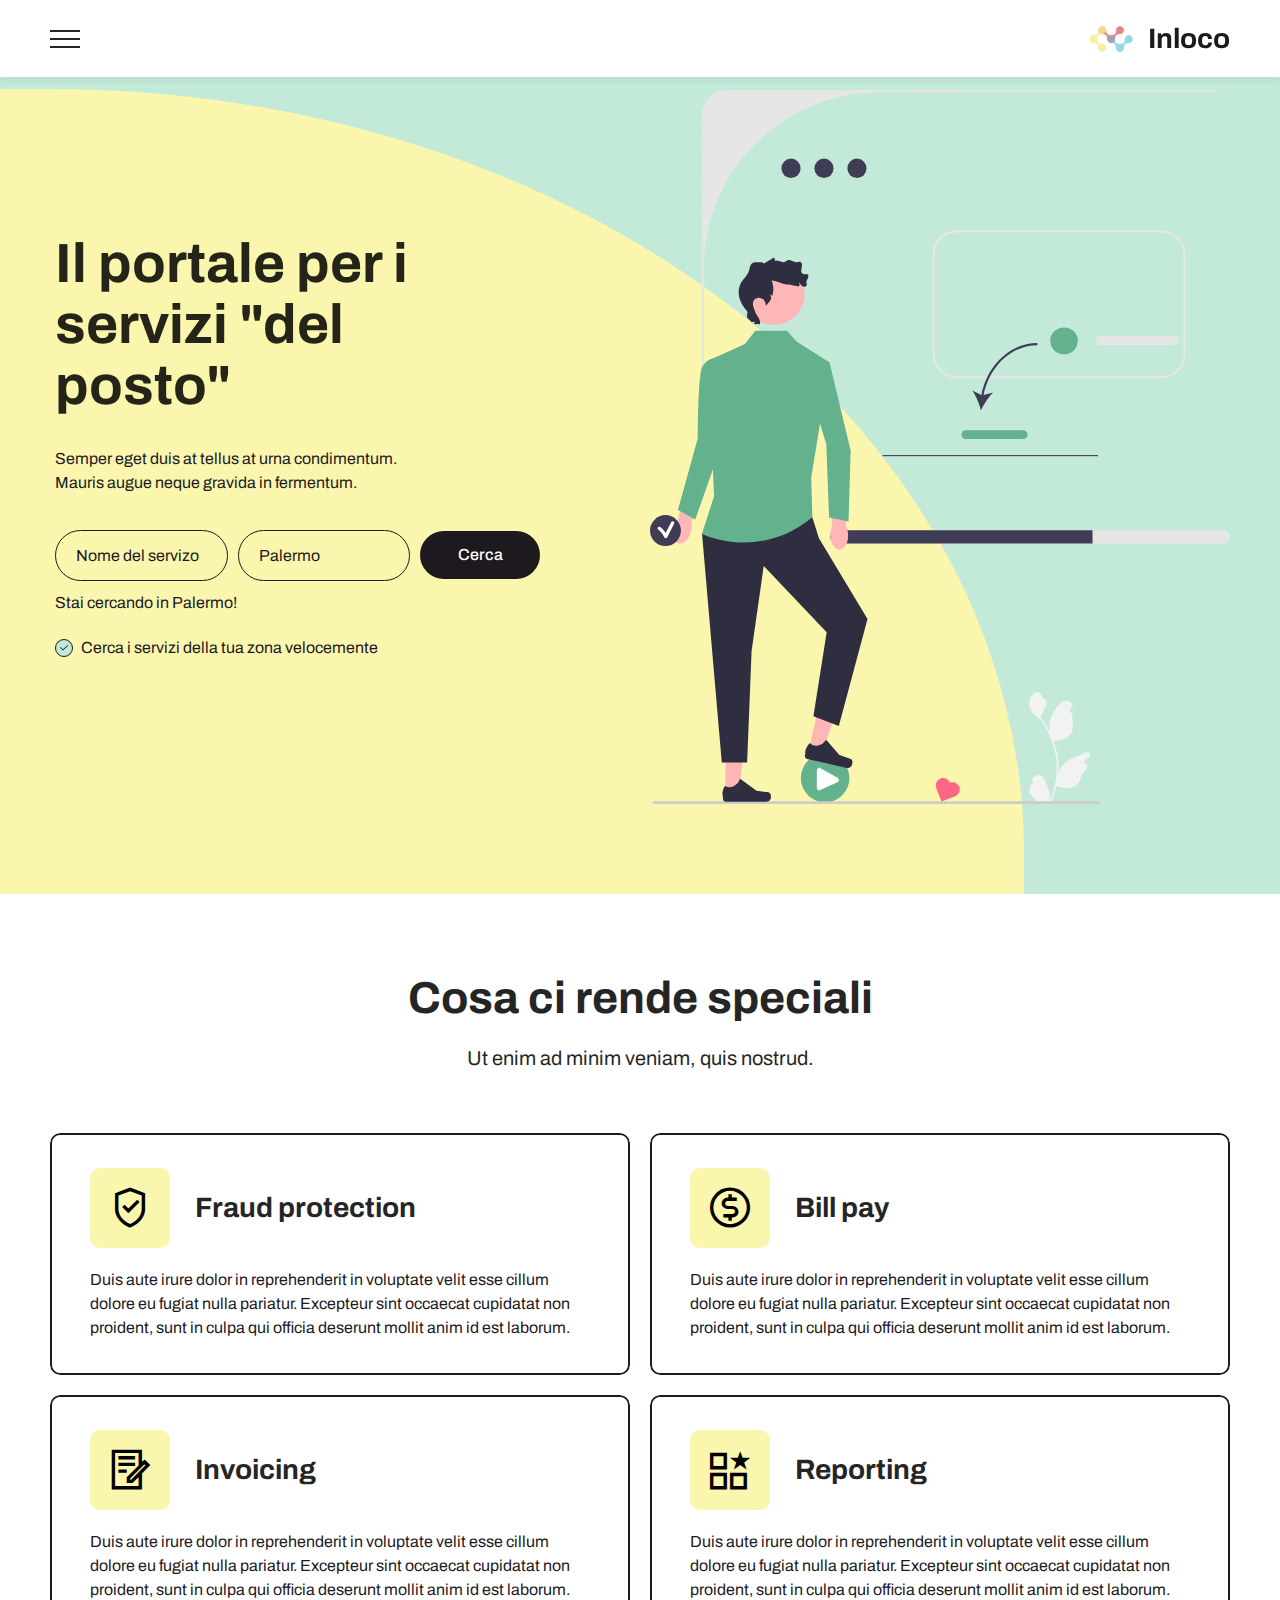
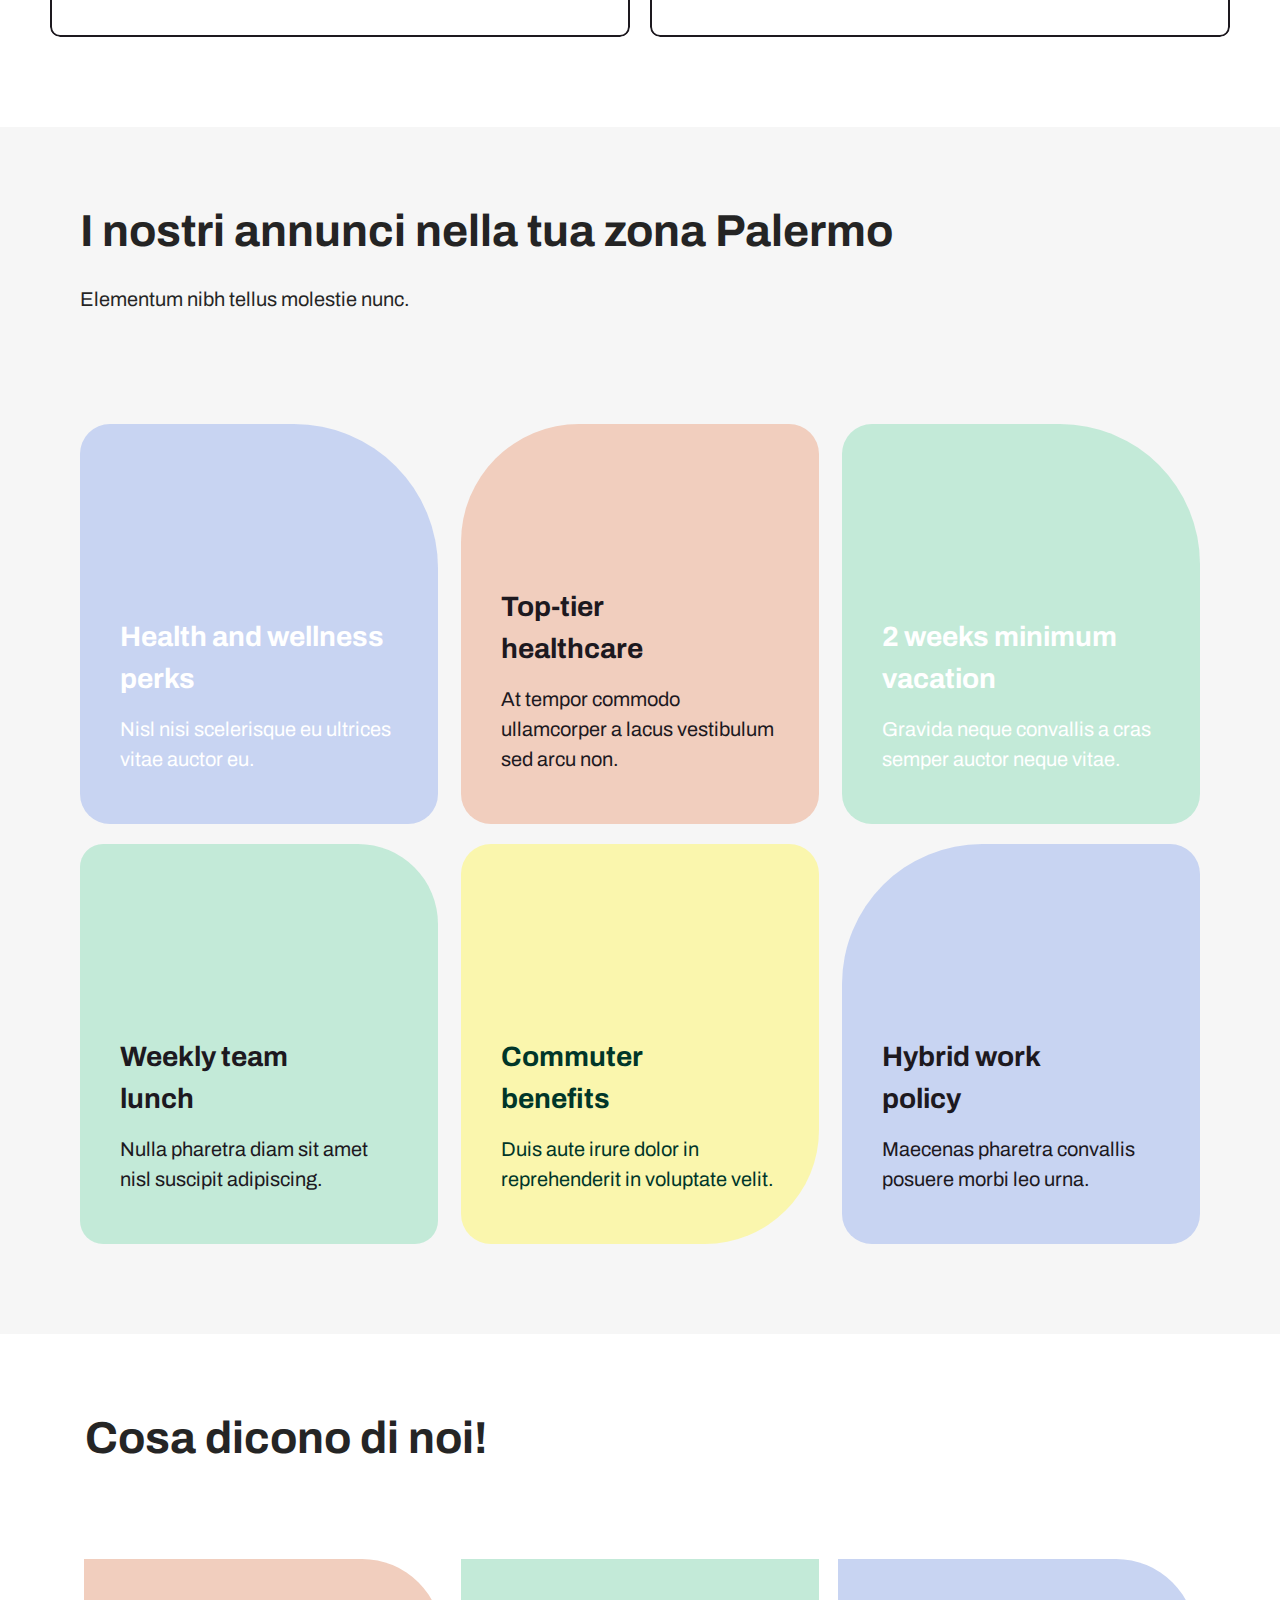
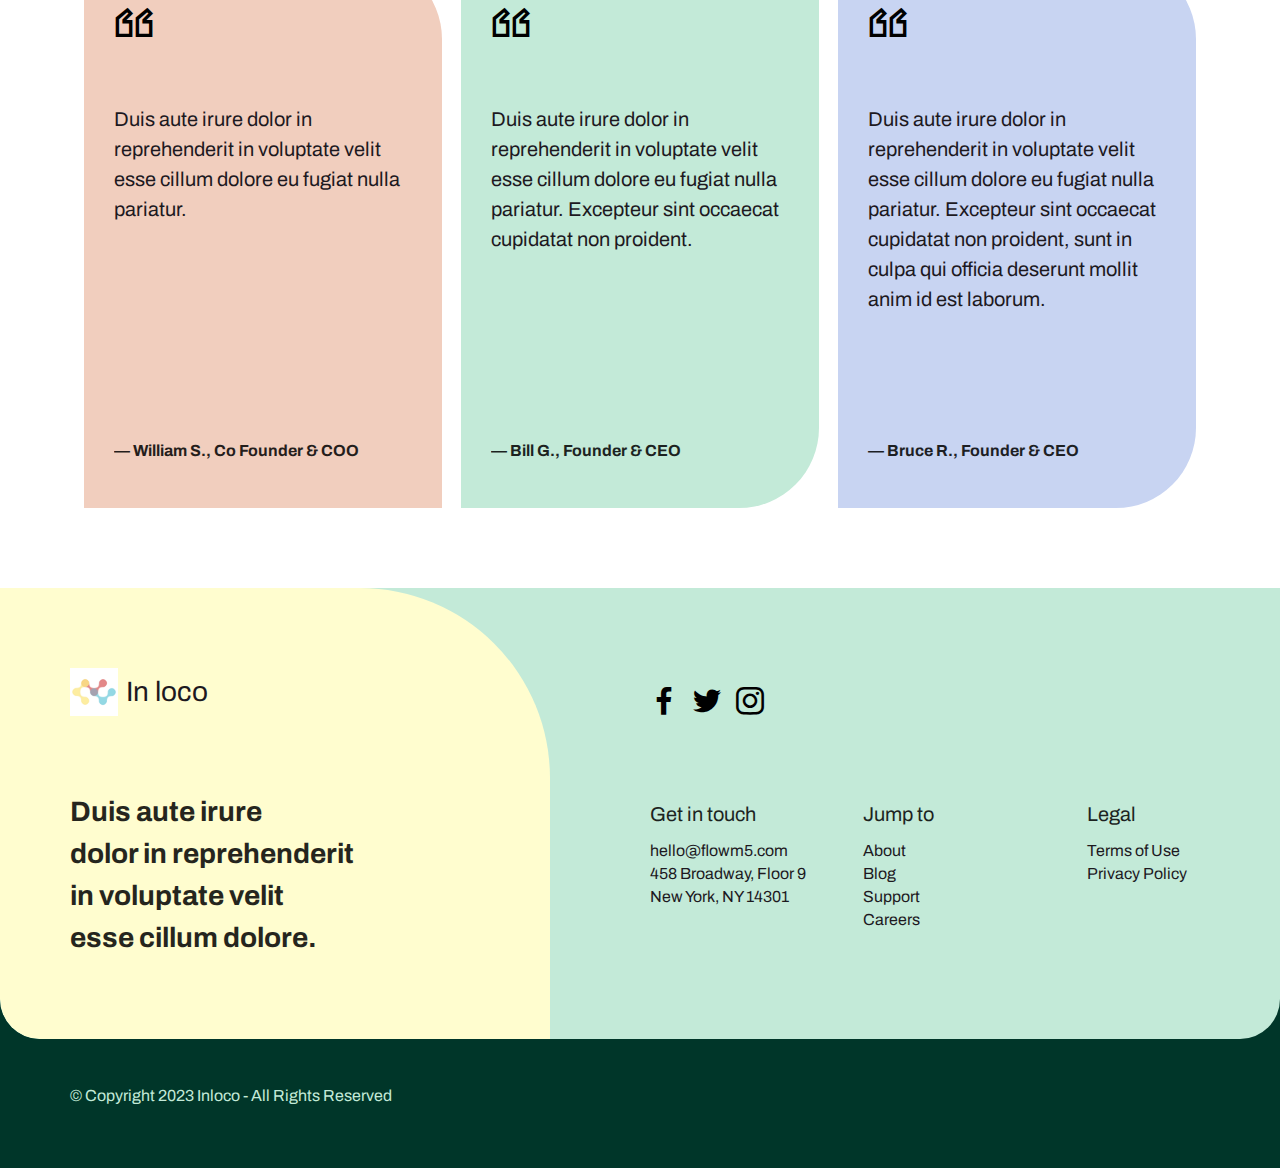
<file: mobirise/index.html>
<!DOCTYPE html>
<html>
  <head>
    <meta charset="UTF-8" />
    <meta http-equiv="X-UA-Compatible" content="IE=edge" />

    <meta
      name="viewport"
      content="width=device-width, initial-scale=1, minimum-scale=1"
    />
    <link
      rel="shortcut icon"
      href="assets/images/logo.png"
      type="image/x-icon"
    />
    <meta name="description" content="" />

    <title>Home</title>
    <link
      rel="stylesheet"
      href="assets/web/assets/mobirise-icons2/mobirise2.css"
    />
    <link rel="stylesheet" href="assets/bootstrap/css/bootstrap.min.css" />
    <link rel="stylesheet" href="assets/bootstrap/css/bootstrap-grid.min.css" />
    <link
      rel="stylesheet"
      href="assets/bootstrap/css/bootstrap-reboot.min.css"
    />
    <link rel="stylesheet" href="assets/popup-overlay-plugin/style.css" />
    <link rel="stylesheet" href="assets/dropdown/css/style.css" />
    <link rel="stylesheet" href="assets/socicon/css/styles.css" />
    <link rel="stylesheet" href="assets/theme/css/style.css" />
    <link rel="stylesheet" href="assets/recaptcha.css" />
    <link
      rel="preload"
      href="https://fonts.googleapis.com/css2?family=Archivo:ital,wght@0,400;0,600;0,700;1,400;1,600;1,700&display=swap&display=swap"
      as="style"
      onload="this.onload=null;this.rel='stylesheet'"
    />
    <noscript
      ><link
        rel="stylesheet"
        href="https://fonts.googleapis.com/css2?family=Archivo:ital,wght@0,400;0,600;0,700;1,400;1,600;1,700&display=swap&display=swap"
    /></noscript>
    <link
      rel="preload"
      as="style"
      href="assets/mobirise/css/mbr-additional.css"
    />
    <link
      rel="stylesheet"
      href="assets/mobirise/css/mbr-additional.css"
      type="text/css"
    />
  </head>
  <body>
    <section
      data-bs-version="5.1"
      class="menu1 menu cid-tD5cmdDsRN"
      once="menu"
      id="menu1-5"
    >
      <nav class="navbar navbar-dropdown collapsed b-shadow navbar-fixed-top">
        <div class="container">
          <button
            class="navbar-toggler"
            type="button"
            data-toggle="collapse"
            data-bs-toggle="collapse"
            data-target="#navbarSupportedContent"
            data-bs-target="#navbarSupportedContent"
            aria-controls="navbarNavAltMarkup"
            aria-expanded="false"
            aria-label="Toggle navigation"
          >
            <div class="hamburger">
              <span></span>
              <span></span>
              <span></span>
              <span></span>
            </div>
          </button>
          <div class="navbar-brand">
            <span class="navbar-logo">
              <a href="#">
                <img src="assets/images/logo.png" alt="" style="height: 3rem" />
              </a>
            </span>
            <span class="navbar-caption-wrap"
              ><a class="navbar-caption text-black display-5" href="index.html"
                >Inloco</a
              ></span
            >
          </div>
          <div class="collapse navbar-collapse" id="navbarSupportedContent">
            <div class="flex-container">
              <div class="flex-row">
                <div class="flex-card сol-12 col-md-6 col-lg-4">
                  <h6 class="mbr-fonts-style display-7">
                    Categorie di annunci
                  </h6>
                  <ul class="col nav-right" data-app-modern-menu="true">
                    <li class="nav-item">
                      <a class="nav-link link text-black display-4" href="#">
                        Recruitment – A typical process
                      </a>
                      <a class="nav-link link text-black display-4" href="#">
                        Test tools
                      </a>
                    </li>
                    <li class="nav-item">
                      <a class="nav-link link text-black display-4" href="#">
                        Onboarding
                      </a>
                      <a class="nav-link link text-black display-4" href="#">
                        Additional Tools
                      </a>
                    </li>
                  </ul>
                </div>

                <div class="flex-card сol-12 col-md-6 col-lg-4">
                  <h6 class="mbr-fonts-style display-7">
                    Servizi per gli utenti
                  </h6>
                  <ul class="col nav-right" data-app-modern-menu="true">
                    <li class="nav-item">
                      <a
                        class="nav-link link text-black text-primary display-4"
                        href="page1.html"
                        >Crea annuncio</a
                      >
                    </li>
                    <li class="nav-item">
                      <a class="nav-link link text-black display-4" href="#"
                        >I tuoi annunci<br
                      /></a>
                    </li>
                    <li class="nav-item">
                      <a class="nav-link link text-black display-4" href="#">
                        Coaching in a time of crisis
                      </a>
                      <a class="nav-link link text-black display-4" href="#">
                        Group Coaching
                      </a>
                      <a class="nav-link link text-black display-4" href="#">
                        Outplacement
                      </a>
                    </li>
                  </ul>
                </div>

                <div class="flex-card сol-12 col-md-6 col-lg-4">
                  <h6 class="mbr-fonts-style display-7">Utenti</h6>
                  <ul class="col nav-right" data-app-modern-menu="true">
                    <li class="nav-item">
                      <a
                        class="nav-link link text-black display-4"
                        href="login.html"
                      >
                        Accedi
                      </a>
                    </li>
                    <li class="nav-item">
                      <a
                        class="nav-link link text-black display-4"
                        href="page3.html"
                      >
                        Registrati
                      </a>
                    </li>
                    <li class="nav-item">
                      <a class="nav-link link text-black display-4" href="#">
                        Development of Leaders and Specialists
                      </a>
                      <a class="nav-link link text-black display-4" href="#">
                        Additional Tools
                      </a>
                    </li>
                  </ul>
                </div>
              </div>

              <div class="flex-row low-row">
                <div class="contact-block navbar-contacts align-right">
                  <ul class="mbr-fonts-style contact-list display-4">
                    <li>
                      <a href="" src="" class="text-black text-primary"
                        >Utente loggato: E</a
                      >nzo
                    </li>
                    <li>
                      <a href="" src="" class="text-black"
                        >Email: info@yoursite.com</a
                      >
                    </li>
                  </ul>
                </div>
                <div class="icons-menu">
                  <a href="#" target="_blank">
                    <span
                      class="p-2 mbr-iconfont socicon-twitter socicon"
                    ></span>
                  </a>
                  <a href="#" target="_blank">
                    <span
                      class="p-2 mbr-iconfont socicon-facebook socicon"
                    ></span>
                  </a>
                  <a href="#" target="_blank">
                    <span
                      class="p-2 mbr-iconfont socicon-youtube socicon"
                    ></span>
                  </a>
                  <a href="#" target="_blank">
                    <span
                      class="p-2 mbr-iconfont socicon-behance socicon"
                    ></span>
                  </a>
                  <a href="#" target="_blank">
                    <span
                      class="p-2 mbr-iconfont socicon-googleplus socicon"
                    ></span>
                  </a>
                  <a href="#" target="_blank">
                    <span
                      class="p-2 mbr-iconfont socicon-linkedin socicon"
                    ></span>
                  </a>
                </div>
              </div>
            </div>
          </div>
        </div>
      </nav>
    </section>

    <section
      data-bs-version="5.1"
      class="header1 cid-tD5bRx6MnM"
      id="aheader1-0"
    >
      <div class="img-bg"></div>
      <div class="container">
        <div class="row justify-content-center">
          <div class="col-12 main-col">
            <div class="content-container">
              <div class="title-container">
                <h5 class="main-title mbr-fonts-style mb-0 display-1">
                  <strong> Il portale per i servizi "del posto"&nbsp;</strong>
                </h5>
                <h6 class="main-subtitle mbr-fonts-style mb-0 display-7">
                  Semper eget duis at tellus at urna condimentum.<br />
                  Mauris augue neque gravida in fermentum.
                </h6>
              </div>

              <div class="form-container">
                <div class="col-12 mbr-form" data-form-type="formoid">
                  <!--Formbuilder Form-->
                  <form
                    action="page2.html"
                    method="GET"
                    class="mbr-form form-with-styler mx-auto"
                    data-form-title="Form Name"
                  >
                    <div class="dragArea row">
                      <div
                        class="col-lg-4 col-md-12 col-sm-12 form-group"
                        style=""
                        data-for="text"
                      >
                        <input
                          type="text"
                          name="text"
                          placeholder="Nome del servizo"
                          data-form-field="text"
                          required="required"
                          class="form-control display-7"
                          value=""
                          id="text-aheader1-0"
                        />
                      </div>
                      <div
                        class="col-lg-4 col-md-12 col-sm-12 form-group"
                        style=""
                        data-for="text1"
                      >
                        <input
                          type="text"
                          name="text1"
                          placeholder="Città"
                          data-form-field="text1"
                          required="required"
                          class="form-control display-7"
                          value="Palermo"
                          id="text1-aheader1-0"
                        />
                      </div>
                      <div
                        class="col-auto mbr-section-btn align-center"
                        style=""
                      >
                        <button
                          type="submit"
                          class="w-100 btn btn-black display-7"
                        >
                          Cerca
                        </button>
                      </div>
                      <div class="col-lg-12 col-md-12 col-sm-12" style="">
                        <p class="mbr-fonts-style display-7">
                          Stai cercando in Palermo!
                        </p>
                      </div>
                    </div>
                  </form>
                  <!--Formbuilder Form-->
                </div>
                <div class="form-text-container">
                  <div class="iconfont-wrapper">
                    <span
                      class="mbr-iconfont mobi-mbri-success mobi-mbri"
                    ></span>
                  </div>
                  <p class="form-text mbr-fonts-style mb-0 display-7">
                    Cerca i servizi della tua zona velocemente
                  </p>
                </div>
              </div>
            </div>

            <div class="img-container">
              <div class="image-wrapper">
                <img src="assets/images/features4.svg" alt="" />
              </div>
            </div>
          </div>
        </div>
      </div>
    </section>

    <section
      data-bs-version="5.1"
      class="features1 cid-tD5bTGrKxc"
      id="afeatures1-1"
    >
      <div class="container">
        <div class="row">
          <div class="col-12 col-title">
            <h3
              class="mbr-section-title mbr-fonts-style align-center mb-0 display-2"
            >
              <strong>Cosa ci rende speciali</strong>
            </h3>
            <h5
              class="mbr-section-subtitle mbr-fonts-style align-center mb-0 display-4"
            >
              Ut enim ad minim veniam, quis nostrud.
            </h5>
          </div>
        </div>
        <div class="row card-row">
          <div class="card col-12 col-md-6">
            <div class="card-wrapper">
              <div class="card-box">
                <div class="card-head">
                  <div class="iconfont-wrapper">
                    <span
                      class="mbr-iconfont mobi-mbri-protect mobi-mbri"
                    ></span>
                  </div>
                  <h5 class="card-title mbr-fonts-style display-5">
                    <strong>Fraud protection</strong>
                  </h5>
                </div>
                <p class="card-text mbr-fonts-style display-7">
                  Duis aute irure dolor in reprehenderit in voluptate velit esse
                  cillum dolore eu fugiat nulla pariatur. Excepteur sint
                  occaecat cupidatat non proident, sunt in culpa qui officia
                  deserunt mollit anim id est laborum.
                </p>
              </div>
            </div>
          </div>
          <div class="card col-12 col-md-6">
            <div class="card-wrapper">
              <div class="card-box">
                <div class="card-head">
                  <div class="iconfont-wrapper">
                    <span class="mbr-iconfont mobi-mbri-cash mobi-mbri"></span>
                  </div>
                  <h5 class="card-title mbr-fonts-style display-5">
                    <strong>Bill pay</strong>
                  </h5>
                </div>
                <p class="card-text mbr-fonts-style display-7">
                  Duis aute irure dolor in reprehenderit in voluptate velit esse
                  cillum dolore eu fugiat nulla pariatur. Excepteur sint
                  occaecat cupidatat non proident, sunt in culpa qui officia
                  deserunt mollit anim id est laborum.
                </p>
              </div>
            </div>
          </div>
          <div class="card col-12 col-md-6">
            <div class="card-wrapper">
              <div class="card-box">
                <div class="card-head">
                  <div class="iconfont-wrapper">
                    <span
                      class="mbr-iconfont mobi-mbri-contact-form mobi-mbri"
                    ></span>
                  </div>
                  <h5 class="card-title mbr-fonts-style display-5">
                    <strong>Invoicing</strong>
                  </h5>
                </div>
                <p class="card-text mbr-fonts-style display-7">
                  Duis aute irure dolor in reprehenderit in voluptate velit esse
                  cillum dolore eu fugiat nulla pariatur. Excepteur sint
                  occaecat cupidatat non proident, sunt in culpa qui officia
                  deserunt mollit anim id est laborum.
                </p>
              </div>
            </div>
          </div>
          <div class="card col-12 col-md-6">
            <div class="card-wrapper">
              <div class="card-box">
                <div class="card-head">
                  <div class="iconfont-wrapper">
                    <span
                      class="mbr-iconfont mobi-mbri-features mobi-mbri"
                    ></span>
                  </div>
                  <h5 class="card-title mbr-fonts-style display-5">
                    <strong>Reporting</strong>
                  </h5>
                </div>
                <p class="card-text mbr-fonts-style display-7">
                  Duis aute irure dolor in reprehenderit in voluptate velit esse
                  cillum dolore eu fugiat nulla pariatur. Excepteur sint
                  occaecat cupidatat non proident, sunt in culpa qui officia
                  deserunt mollit anim id est laborum.
                </p>
              </div>
            </div>
          </div>
        </div>
      </div>
    </section>

    <section
      data-bs-version="5.1"
      class="features10 cid-tD5c0VjjgT"
      id="afeatures10-4"
    >
      <div class="container">
        <div class="row">
          <div class="col-12 col-title">
            <h3 class="mbr-section-title mbr-fonts-style mb-0 display-2">
              <strong>I nostri annunci nella tua zona Palermo</strong>
            </h3>
            <h5 class="mbr-section-subtitle mbr-fonts-style mb-0 display-4">
              Elementum nibh tellus molestie nunc.
            </h5>
          </div>
        </div>
        <div class="row card-row">
          <div class="col-12 cards-wrap">
            <div class="card">
              <div class="card-wrap">
                <h5 class="card-title card-title-1 mbr-fonts-style display-5">
                  <strong
                    >Health and wellness <br />
                    perks</strong
                  >
                </h5>
                <p class="card-text card-text-1 mbr-fonts-style display-4">
                  Nisl nisi scelerisque eu ultrices vitae auctor eu.
                </p>
              </div>
            </div>

            <div class="card">
              <div class="card-wrap">
                <h5 class="card-title card-title-2 mbr-fonts-style display-5">
                  <strong
                    >Top-tier <br />
                    healthcare</strong
                  >
                </h5>
                <p class="card-text card-text-2 mbr-fonts-style display-4">
                  At tempor commodo ullamcorper a lacus vestibulum sed arcu non.
                </p>
              </div>
            </div>
            <div class="card">
              <div class="card-wrap">
                <h5 class="card-title card-title-3 mbr-fonts-style display-5">
                  <strong
                    >2 weeks minimum <br />
                    vacation</strong
                  >
                </h5>
                <p class="card-text card-text-3 mbr-fonts-style display-4">
                  Gravida neque convallis a cras semper auctor neque vitae.
                </p>
              </div>
            </div>
            <div class="card">
              <div class="card-wrap">
                <h5 class="card-title card-title-4 mbr-fonts-style display-5">
                  <strong
                    >Weekly team <br />
                    lunch</strong
                  >
                </h5>
                <p class="card-text card-text-4 mbr-fonts-style display-4">
                  Nulla pharetra diam sit amet nisl suscipit adipiscing.
                </p>
              </div>
            </div>
            <div class="card">
              <div class="card-wrap">
                <h5 class="card-title card-title-5 mbr-fonts-style display-5">
                  <strong
                    >Commuter <br />
                    benefits</strong
                  >
                </h5>
                <p class="card-text card-text-5 mbr-fonts-style display-4">
                  Duis aute irure dolor in reprehenderit in voluptate velit.
                </p>
              </div>
            </div>
            <div class="card">
              <div class="card-wrap">
                <h5 class="card-title card-title-6 mbr-fonts-style display-5">
                  <strong
                    >Hybrid work <br />
                    policy</strong
                  >
                </h5>
                <p class="card-text card-text-6 mbr-fonts-style display-4">
                  Maecenas pharetra convallis posuere morbi leo urna.
                </p>
              </div>
            </div>
          </div>
        </div>
      </div>
    </section>

    <section
      data-bs-version="5.1"
      class="people1 cid-tD5bYadNQR"
      id="apeople1-2"
    >
      <div class="container-fluid">
        <div class="row">
          <div class="col-12 col-title">
            <h3
              class="mbr-section-title mbr-fonts-style align-left mb-0 display-2"
            >
              <strong>Cosa dicono di noi!</strong>
            </h3>
          </div>
        </div>
        <div class="row card-row">
          <div class="card col-12 col-md-6 col-md-6 col-lg-4">
            <div class="card-wrapper">
              <div class="card-box">
                <div class="iconfont-wrapper">
                  <span
                    class="mbr-iconfont mobi-mbri-quote-left mobi-mbri"
                  ></span>
                </div>
                <p class="card-text mbr-fonts-style display-4">
                  Duis aute irure dolor in reprehenderit in voluptate velit esse
                  cillum dolore eu fugiat nulla pariatur.
                </p>
                <h5 class="card-title mbr-fonts-style display-7">
                  <strong>— William S., Co Founder &amp; COO</strong>
                </h5>
              </div>
            </div>
          </div>
          <div class="card col-12 col-md-6 col-lg-4">
            <div class="card-wrapper">
              <div class="card-box">
                <div class="iconfont-wrapper">
                  <span
                    class="mbr-iconfont mobi-mbri-quote-left mobi-mbri"
                  ></span>
                </div>
                <p class="card-text mbr-fonts-style display-4">
                  Duis aute irure dolor in reprehenderit in voluptate velit esse
                  cillum dolore eu fugiat nulla pariatur. Excepteur sint
                  occaecat cupidatat non proident.
                </p>
                <h5 class="card-title mbr-fonts-style display-7">
                  <strong>— Bill G., Founder &amp; CEO</strong>
                </h5>
              </div>
            </div>
          </div>
          <div class="card col-12 col-md-4">
            <div class="card-wrapper">
              <div class="card-box">
                <div class="iconfont-wrapper">
                  <span
                    class="mbr-iconfont mobi-mbri-quote-left mobi-mbri"
                  ></span>
                </div>
                <p class="card-text mbr-fonts-style display-4">
                  Duis aute irure dolor in reprehenderit in voluptate velit esse
                  cillum dolore eu fugiat nulla pariatur. Excepteur sint
                  occaecat cupidatat non proident, sunt in culpa qui officia
                  deserunt mollit anim id est laborum.
                </p>
                <h5 class="card-title mbr-fonts-style display-7">
                  <strong>— Bruce R., Founder &amp; CEO</strong>
                </h5>
              </div>
            </div>
          </div>
        </div>
      </div>
    </section>

    <section
      data-bs-version="5.1"
      class="footer1 cid-tD5bZhQmiO"
      once="footers"
      id="afooter1-3"
    >
      <div class="footer-head">
        <div class="img-bg"></div>
        <div class="container">
          <div class="row">
            <div class="content-container col-12">
              <div class="col-12 col-lg-6 col-brand">
                <div class="navbar-brand">
                  <span class="navbar-logo">
                    <a href="#">
                      <img
                        src="assets/images/logo.png"
                        alt=""
                        style="height: 3rem"
                      />
                    </a>
                  </span>
                  <span class="navbar-caption-wrap"
                    ><a class="navbar-caption text-black display-5" href="#"
                      >In loco</a
                    ></span
                  >
                </div>
                <p class="brand-text mbr-fonts-style display-5">
                  <strong
                    >Duis aute irure <br />
                    dolor in reprehenderit<br />
                    in voluptate velit<br />
                    esse cillum dolore.
                  </strong>
                </p>
              </div>
              <div class="col-links col-12 col-lg-6">
                <div class="social-row col-12 display-7">
                  <div class="soc-item">
                    <a href="https://twitter.com/mobirise" target="_blank">
                      <span
                        class="mbr-iconfont socicon socicon-facebook"
                      ></span>
                    </a>
                  </div>
                  <div class="soc-item">
                    <a href="https://twitter.com/mobirise" target="_blank">
                      <span class="mbr-iconfont socicon socicon-twitter"></span>
                    </a>
                  </div>
                  <div class="soc-item">
                    <a href="https://twitter.com/mobirise" target="_blank">
                      <span
                        class="mbr-iconfont socicon socicon-instagram"
                      ></span>
                    </a>
                  </div>
                </div>

                <div class="col-12 col-lg-6 col-xl-4 col-link1 col-link">
                  <h5 class="mbr-section-subtitle mbr-fonts-style display-4">
                    Get in touch
                  </h5>
                  <ul class="list mbr-fonts-style display-7">
                    <li class="mbr-text item-wrap">hello@flowm5.com</li>
                    <li class="mbr-text item-wrap">
                      458 Broadway, Floor 9<br />
                      New York, NY 14301
                    </li>
                  </ul>
                </div>
                <div class="col-12 col-lg-6 col-xl-4 col-link2 col-link">
                  <h5 class="mbr-section-subtitle mbr-fonts-style display-4">
                    Jump to
                  </h5>
                  <ul class="list mbr-fonts-style display-7">
                    <li class="mbr-text item-wrap">About</li>
                    <li class="mbr-text item-wrap">Blog</li>
                    <li class="mbr-text item-wrap">Support</li>
                    <li class="mbr-text item-wrap">Careers</li>
                  </ul>
                </div>
                <div class="col-12 col-lg-6 col-xl-4 col-link3 col-link">
                  <h5 class="mbr-section-subtitle mbr-fonts-style display-4">
                    Legal
                  </h5>
                  <ul class="list mbr-fonts-style display-7">
                    <li class="mbr-text item-wrap">Terms of Use</li>
                    <li class="mbr-text item-wrap">Privacy Policy</li>
                  </ul>
                </div>
              </div>
            </div>
          </div>
        </div>
      </div>

      <div class="footer-copyright">
        <div class="container">
          <div class="row">
            <div class="col-12 col-copyright">
              <p
                class="mbr-text mb-0 mbr-fonts-style copyright align-left display-7"
              >
                © Copyright 2023 Inloco - All Rights Reserved
              </p>
            </div>
          </div>
        </div>
      </div>
    </section>

    <script src="assets/bootstrap/js/bootstrap.bundle.min.js"></script>
    <script src="assets/smoothscroll/smooth-scroll.js"></script>
    <script src="assets/ytplayer/index.js"></script>
    <script src="assets/dropdown/js/navbar-dropdown.js"></script>
    <script src="assets/theme/js/script.js"></script>
    <script src="assets/formoid.min.js"></script>
  </body>
</html>
</file>
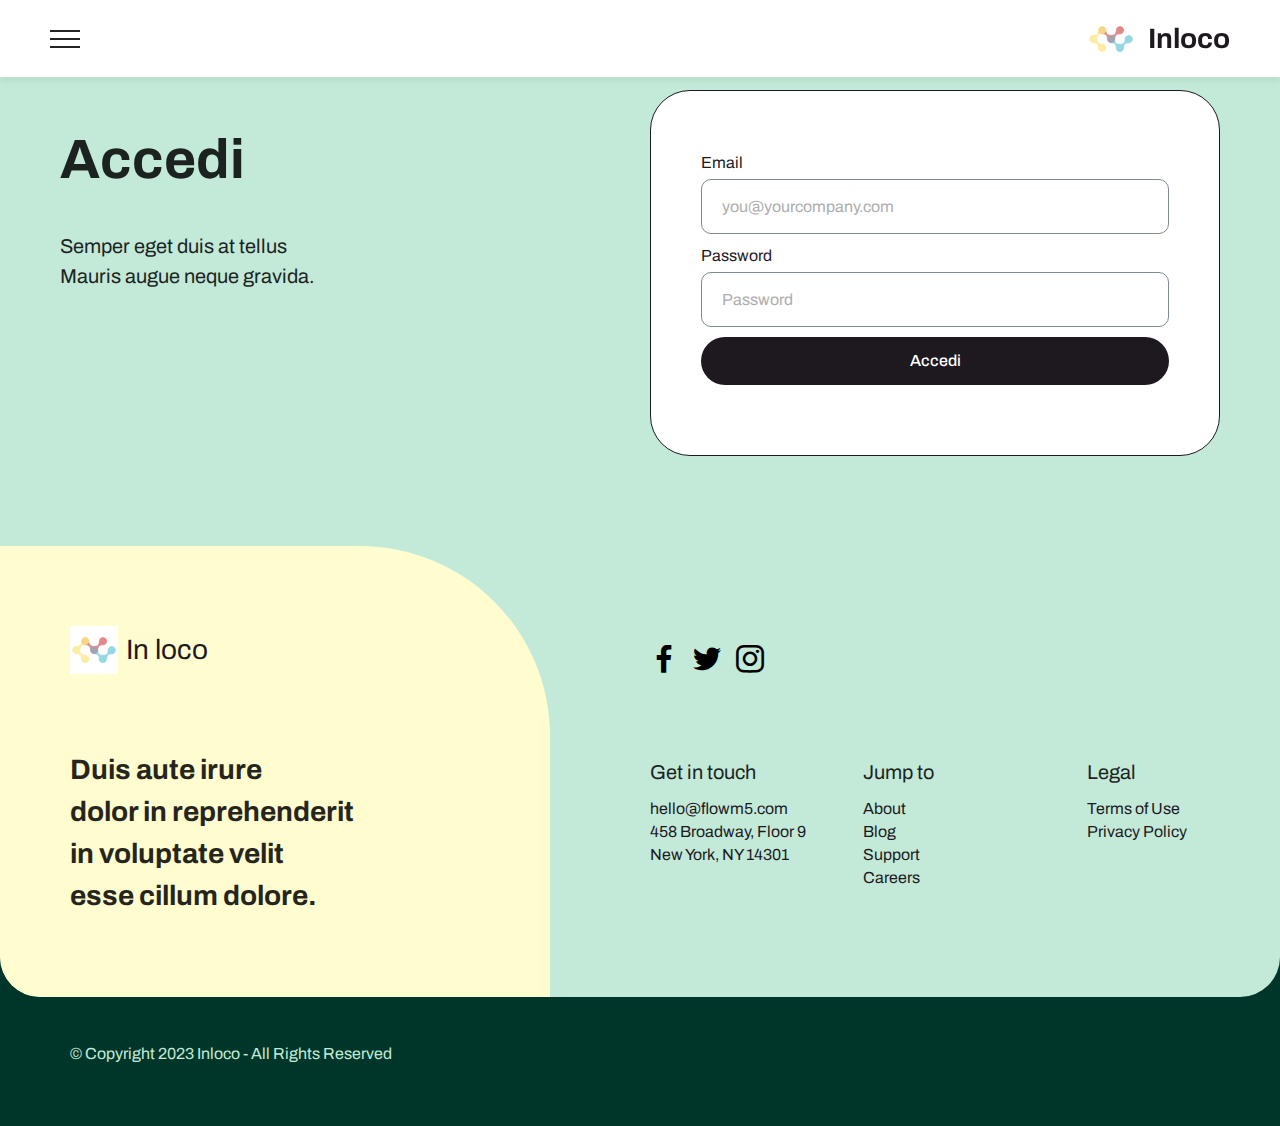
<file: mobirise/login.html>
<!DOCTYPE html>
<html>
  <head>
    <meta charset="UTF-8" />
    <meta http-equiv="X-UA-Compatible" content="IE=edge" />

    <meta
      name="viewport"
      content="width=device-width, initial-scale=1, minimum-scale=1"
    />
    <link
      rel="shortcut icon"
      href="assets/images/logo.png"
      type="image/x-icon"
    />
    <meta name="description" content="" />

    <title>Accedi</title>
    <link rel="stylesheet" href="assets/bootstrap/css/bootstrap.min.css" />
    <link rel="stylesheet" href="assets/bootstrap/css/bootstrap-grid.min.css" />
    <link
      rel="stylesheet"
      href="assets/bootstrap/css/bootstrap-reboot.min.css"
    />
    <link rel="stylesheet" href="assets/popup-overlay-plugin/style.css" />
    <link rel="stylesheet" href="assets/dropdown/css/style.css" />
    <link rel="stylesheet" href="assets/socicon/css/styles.css" />
    <link rel="stylesheet" href="assets/theme/css/style.css" />
    <link rel="stylesheet" href="assets/recaptcha.css" />
    <link
      rel="preload"
      href="https://fonts.googleapis.com/css2?family=Archivo:ital,wght@0,400;0,600;0,700;1,400;1,600;1,700&display=swap&display=swap"
      as="style"
      onload="this.onload=null;this.rel='stylesheet'"
    />
    <noscript
      ><link
        rel="stylesheet"
        href="https://fonts.googleapis.com/css2?family=Archivo:ital,wght@0,400;0,600;0,700;1,400;1,600;1,700&display=swap&display=swap"
    /></noscript>
    <link
      rel="preload"
      as="style"
      href="assets/mobirise/css/mbr-additional.css"
    />
    <link
      rel="stylesheet"
      href="assets/mobirise/css/mbr-additional.css"
      type="text/css"
    />
  </head>
  <body>
    <section
      data-bs-version="5.1"
      class="menu1 menu cid-tD5jvqSDF7"
      once="menu"
      id="menu1-v"
    >
      <nav class="navbar navbar-dropdown collapsed b-shadow navbar-fixed-top">
        <div class="container">
          <button
            class="navbar-toggler"
            type="button"
            data-toggle="collapse"
            data-bs-toggle="collapse"
            data-target="#navbarSupportedContent"
            data-bs-target="#navbarSupportedContent"
            aria-controls="navbarNavAltMarkup"
            aria-expanded="false"
            aria-label="Toggle navigation"
          >
            <div class="hamburger">
              <span></span>
              <span></span>
              <span></span>
              <span></span>
            </div>
          </button>
          <div class="navbar-brand">
            <span class="navbar-logo">
              <a href="#">
                <img src="assets/images/logo.png" alt="" style="height: 3rem" />
              </a>
            </span>
            <span class="navbar-caption-wrap"
              ><a class="navbar-caption text-black display-5" href="index.html"
                >Inloco</a
              ></span
            >
          </div>
          <div class="collapse navbar-collapse" id="navbarSupportedContent">
            <div class="flex-container">
              <div class="flex-row">
                <div class="flex-card сol-12 col-md-6 col-lg-4">
                  <h6 class="mbr-fonts-style display-7">
                    Categorie di annunci
                  </h6>
                  <ul class="col nav-right" data-app-modern-menu="true">
                    <li class="nav-item">
                      <a class="nav-link link text-black display-4" href="#">
                        Recruitment – A typical process
                      </a>
                      <a class="nav-link link text-black display-4" href="#">
                        Test tools
                      </a>
                    </li>
                    <li class="nav-item">
                      <a class="nav-link link text-black display-4" href="#">
                        Onboarding
                      </a>
                      <a class="nav-link link text-black display-4" href="#">
                        Additional Tools
                      </a>
                    </li>
                  </ul>
                </div>

                <div class="flex-card сol-12 col-md-6 col-lg-4">
                  <h6 class="mbr-fonts-style display-7">
                    Servizi per gli utenti
                  </h6>
                  <ul class="col nav-right" data-app-modern-menu="true">
                    <li class="nav-item">
                      <a
                        class="nav-link link text-black text-primary display-4"
                        href="page1.html"
                        >Crea annuncio</a
                      >
                    </li>
                    <li class="nav-item">
                      <a class="nav-link link text-black display-4" href="#"
                        >I tuoi annunci<br
                      /></a>
                    </li>
                    <li class="nav-item">
                      <a class="nav-link link text-black display-4" href="#">
                        Coaching in a time of crisis
                      </a>
                      <a class="nav-link link text-black display-4" href="#">
                        Group Coaching
                      </a>
                      <a class="nav-link link text-black display-4" href="#">
                        Outplacement
                      </a>
                    </li>
                  </ul>
                </div>

                <div class="flex-card сol-12 col-md-6 col-lg-4">
                  <h6 class="mbr-fonts-style display-7">Utenti</h6>
                  <ul class="col nav-right" data-app-modern-menu="true">
                    <li class="nav-item">
                      <a class="nav-link link text-black display-4" href="#">
                        Assessment &amp; Development
                      </a>
                    </li>
                    <li class="nav-item">
                      <a class="nav-link link text-black display-4" href="#">
                        Professional Assessment
                      </a>
                    </li>
                    <li class="nav-item">
                      <a class="nav-link link text-black display-4" href="#">
                        Development of Leaders and Specialists
                      </a>
                      <a class="nav-link link text-black display-4" href="#">
                        Additional Tools
                      </a>
                    </li>
                  </ul>
                </div>
              </div>

              <div class="flex-row low-row">
                <div class="contact-block navbar-contacts align-right">
                  <ul class="mbr-fonts-style contact-list display-4">
                    <li>
                      <a href="" src="" class="text-black text-primary"
                        >Utente loggato: E</a
                      >nzo
                    </li>
                    <li>
                      <a href="" src="" class="text-black"
                        >Email: info@yoursite.com</a
                      >
                    </li>
                  </ul>
                </div>
                <div class="icons-menu">
                  <a href="#" target="_blank">
                    <span
                      class="p-2 mbr-iconfont socicon-twitter socicon"
                    ></span>
                  </a>
                  <a href="#" target="_blank">
                    <span
                      class="p-2 mbr-iconfont socicon-facebook socicon"
                    ></span>
                  </a>
                  <a href="#" target="_blank">
                    <span
                      class="p-2 mbr-iconfont socicon-youtube socicon"
                    ></span>
                  </a>
                  <a href="#" target="_blank">
                    <span
                      class="p-2 mbr-iconfont socicon-behance socicon"
                    ></span>
                  </a>
                  <a href="#" target="_blank">
                    <span
                      class="p-2 mbr-iconfont socicon-googleplus socicon"
                    ></span>
                  </a>
                  <a href="#" target="_blank">
                    <span
                      class="p-2 mbr-iconfont socicon-linkedin socicon"
                    ></span>
                  </a>
                </div>
              </div>
            </div>
          </div>
        </div>
      </nav>
    </section>

    <section data-bs-version="5.1" class="form1 cid-tD5jAaiSzQ" id="aform2-w">
      <div class="container">
        <div class="row justify-content-center">
          <div class="col-12 main-col">
            <div class="title-container">
              <h5 class="main-title mbr-fonts-style mb-0 display-1">
                <strong> Accedi</strong>
              </h5>
              <h6 class="main-subtitle mbr-fonts-style mb-0 display-4">
                Semper eget duis at tellus<br />
                Mauris augue neque gravida.
              </h6>
            </div>

            <div class="form-container">
              <div class="form-bg">
                <div class="col-12 mbr-form" data-form-type="formoid">
                  <!--Formbuilder Form-->
                  <form
                    action="https://mobirise.eu/"
                    method="POST"
                    class="mbr-form form-with-styler mx-auto"
                    data-form-title="Form Name"
                  >
                    <input
                      type="hidden"
                      name="email"
                      data-form-email="true"
                      value="hZ9MTLMqAGKio6jPp0s8telCS6yoEkC9dKk8T0YZMf+dJ5fSqdyewa0WLv9pSLLYLnUSlNF44/P2o7YQx7o3mFiLtazLEul9jrnv37ZLN0TZDxaIe1sEs2Al1pdcCGso.ej/vg/Zl1/d66CNlp4KGxO/gzfk3RmQvXkpD88tNpfFSzW9R8xTeiqwT0dlCd96DcXF2FllCn+yjZiJ9EvXY2/1YmuNMV0hjxplZTfNS1wGSAs93y4TUo2apvla1R/DX"
                    />
                    <div class="row">
                      <div
                        hidden="hidden"
                        data-form-alert=""
                        class="alert alert-success col-12"
                      >
                        Thanks for filling out the form!
                      </div>
                      <div
                        hidden="hidden"
                        data-form-alert-danger=""
                        class="alert alert-danger col-12"
                      >
                        Oops...! some problem!
                      </div>
                    </div>
                    <div class="dragArea row">
                      <div
                        data-for="email"
                        class="col-lg-12 col-md-12 col-sm-12 form-group mb-3"
                      >
                        <label
                          for="email-aform2-w"
                          class="form-control-label mbr-fonts-style display-7"
                        >
                          Email
                        </label>
                        <input
                          type="email"
                          name="email"
                          placeholder="you@yourcompany.com"
                          data-form-field="email"
                          class="form-control display-7"
                          required="required"
                          value=""
                          id="email-aform2-w"
                        />
                      </div>
                      <div
                        data-for="password"
                        class="col-lg-12 col-md-12 col-sm-12 form-group"
                      >
                        <label
                          for="password-aform2-w"
                          class="form-control-label mbr-fonts-style display-7"
                          >Password</label
                        >
                        <input
                          type="password"
                          name="password"
                          placeholder="Password"
                          data-form-field="password"
                          class="form-control display-7"
                          required="required"
                          value=""
                          id="password-aform2-w"
                        />
                      </div>
                      <div class="col-12 mbr-section-btn align-center">
                        <button
                          type="submit"
                          class="w-100 w-100 btn btn-black display-7"
                        >
                          Accedi
                        </button>
                      </div>
                    </div>
                  </form>
                  <!--Formbuilder Form-->
                </div>
              </div>
            </div>
          </div>
        </div>
      </div>
    </section>

    <section
      data-bs-version="5.1"
      class="footer1 cid-tD5jvqqMCo"
      once="footers"
      id="afooter1-u"
    >
      <div class="footer-head">
        <div class="img-bg"></div>
        <div class="container">
          <div class="row">
            <div class="content-container col-12">
              <div class="col-12 col-lg-6 col-brand">
                <div class="navbar-brand">
                  <span class="navbar-logo">
                    <a href="#">
                      <img
                        src="assets/images/logo.png"
                        alt=""
                        style="height: 3rem"
                      />
                    </a>
                  </span>
                  <span class="navbar-caption-wrap"
                    ><a class="navbar-caption text-black display-5" href="#"
                      >In loco</a
                    ></span
                  >
                </div>
                <p class="brand-text mbr-fonts-style display-5">
                  <strong
                    >Duis aute irure <br />
                    dolor in reprehenderit<br />
                    in voluptate velit<br />
                    esse cillum dolore.
                  </strong>
                </p>
              </div>
              <div class="col-links col-12 col-lg-6">
                <div class="social-row col-12 display-7">
                  <div class="soc-item">
                    <a href="https://twitter.com/mobirise" target="_blank">
                      <span
                        class="mbr-iconfont socicon socicon-facebook"
                      ></span>
                    </a>
                  </div>
                  <div class="soc-item">
                    <a href="https://twitter.com/mobirise" target="_blank">
                      <span class="mbr-iconfont socicon socicon-twitter"></span>
                    </a>
                  </div>
                  <div class="soc-item">
                    <a href="https://twitter.com/mobirise" target="_blank">
                      <span
                        class="mbr-iconfont socicon socicon-instagram"
                      ></span>
                    </a>
                  </div>
                </div>

                <div class="col-12 col-lg-6 col-xl-4 col-link1 col-link">
                  <h5 class="mbr-section-subtitle mbr-fonts-style display-4">
                    Get in touch
                  </h5>
                  <ul class="list mbr-fonts-style display-7">
                    <li class="mbr-text item-wrap">hello@flowm5.com</li>
                    <li class="mbr-text item-wrap">
                      458 Broadway, Floor 9<br />
                      New York, NY 14301
                    </li>
                  </ul>
                </div>
                <div class="col-12 col-lg-6 col-xl-4 col-link2 col-link">
                  <h5 class="mbr-section-subtitle mbr-fonts-style display-4">
                    Jump to
                  </h5>
                  <ul class="list mbr-fonts-style display-7">
                    <li class="mbr-text item-wrap">About</li>
                    <li class="mbr-text item-wrap">Blog</li>
                    <li class="mbr-text item-wrap">Support</li>
                    <li class="mbr-text item-wrap">Careers</li>
                  </ul>
                </div>
                <div class="col-12 col-lg-6 col-xl-4 col-link3 col-link">
                  <h5 class="mbr-section-subtitle mbr-fonts-style display-4">
                    Legal
                  </h5>
                  <ul class="list mbr-fonts-style display-7">
                    <li class="mbr-text item-wrap">Terms of Use</li>
                    <li class="mbr-text item-wrap">Privacy Policy</li>
                  </ul>
                </div>
              </div>
            </div>
          </div>
        </div>
      </div>

      <div class="footer-copyright">
        <div class="container">
          <div class="row">
            <div class="col-12 col-copyright">
              <p
                class="mbr-text mb-0 mbr-fonts-style copyright align-left display-7"
              >
                © Copyright 2023 Inloco - All Rights Reserved
              </p>
            </div>
          </div>
        </div>
      </div>
    </section>

    <script src="assets/bootstrap/js/bootstrap.bundle.min.js"></script>
    <script src="assets/smoothscroll/smooth-scroll.js"></script>
    <script src="assets/ytplayer/index.js"></script>
    <script src="assets/dropdown/js/navbar-dropdown.js"></script>
    <script src="assets/theme/js/script.js"></script>
    <script src="assets/formoid.min.js"></script>
  </body>
</html>
</file>
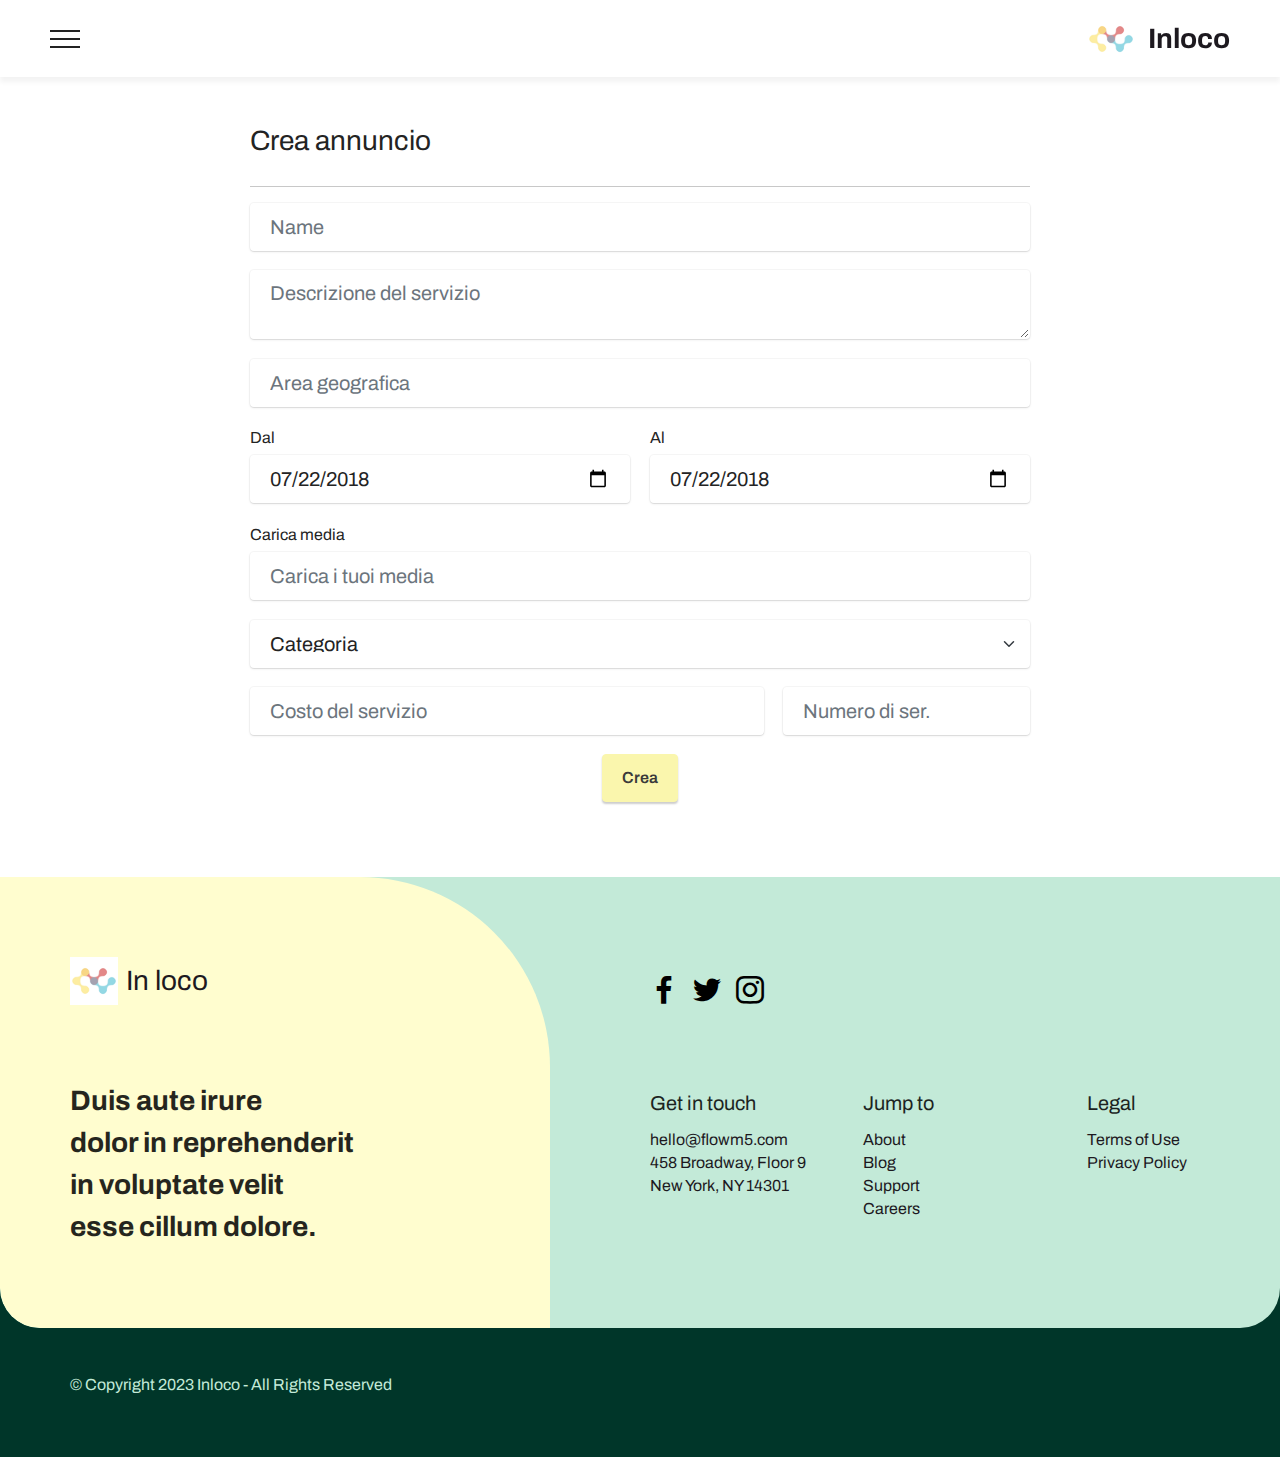
<file: mobirise/page1.html>
<!DOCTYPE html>
<html>
  <head>
    <meta charset="UTF-8" />
    <meta http-equiv="X-UA-Compatible" content="IE=edge" />

    <meta
      name="viewport"
      content="width=device-width, initial-scale=1, minimum-scale=1"
    />
    <link
      rel="shortcut icon"
      href="assets/images/logo.png"
      type="image/x-icon"
    />
    <meta name="description" content="" />

    <title>Crea annuncio</title>
    <link rel="stylesheet" href="assets/bootstrap/css/bootstrap.min.css" />
    <link rel="stylesheet" href="assets/bootstrap/css/bootstrap-grid.min.css" />
    <link
      rel="stylesheet"
      href="assets/bootstrap/css/bootstrap-reboot.min.css"
    />
    <link rel="stylesheet" href="assets/popup-overlay-plugin/style.css" />
    <link rel="stylesheet" href="assets/dropdown/css/style.css" />
    <link rel="stylesheet" href="assets/socicon/css/styles.css" />
    <link rel="stylesheet" href="assets/theme/css/style.css" />
    <link rel="stylesheet" href="assets/recaptcha.css" />
    <link
      rel="preload"
      href="https://fonts.googleapis.com/css2?family=Archivo:ital,wght@0,400;0,600;0,700;1,400;1,600;1,700&display=swap&display=swap"
      as="style"
      onload="this.onload=null;this.rel='stylesheet'"
    />
    <noscript
      ><link
        rel="stylesheet"
        href="https://fonts.googleapis.com/css2?family=Archivo:ital,wght@0,400;0,600;0,700;1,400;1,600;1,700&display=swap&display=swap"
    /></noscript>
    <link
      rel="preload"
      as="style"
      href="assets/mobirise/css/mbr-additional.css"
    />
    <link
      rel="stylesheet"
      href="assets/mobirise/css/mbr-additional.css"
      type="text/css"
    />
  </head>
  <body>
    <section
      data-bs-version="5.1"
      class="menu1 menu cid-tD5fmupmtz"
      once="menu"
      id="menu1-b"
    >
      <nav class="navbar navbar-dropdown collapsed b-shadow navbar-fixed-top">
        <div class="container">
          <button
            class="navbar-toggler"
            type="button"
            data-toggle="collapse"
            data-bs-toggle="collapse"
            data-target="#navbarSupportedContent"
            data-bs-target="#navbarSupportedContent"
            aria-controls="navbarNavAltMarkup"
            aria-expanded="false"
            aria-label="Toggle navigation"
          >
            <div class="hamburger">
              <span></span>
              <span></span>
              <span></span>
              <span></span>
            </div>
          </button>
          <div class="navbar-brand">
            <span class="navbar-logo">
              <a href="#">
                <img src="assets/images/logo.png" alt="" style="height: 3rem" />
              </a>
            </span>
            <span class="navbar-caption-wrap"
              ><a class="navbar-caption text-black display-5" href="index.html"
                >Inloco</a
              ></span
            >
          </div>
          <div class="collapse navbar-collapse" id="navbarSupportedContent">
            <div class="flex-container">
              <div class="flex-row">
                <div class="flex-card сol-12 col-md-6 col-lg-4">
                  <h6 class="mbr-fonts-style display-7">
                    Categorie di annunci
                  </h6>
                  <ul class="col nav-right" data-app-modern-menu="true">
                    <li class="nav-item">
                      <a class="nav-link link text-black display-4" href="#">
                        Recruitment – A typical process
                      </a>
                      <a class="nav-link link text-black display-4" href="#">
                        Test tools
                      </a>
                    </li>
                    <li class="nav-item">
                      <a class="nav-link link text-black display-4" href="#">
                        Onboarding
                      </a>
                      <a class="nav-link link text-black display-4" href="#">
                        Additional Tools
                      </a>
                    </li>
                  </ul>
                </div>

                <div class="flex-card сol-12 col-md-6 col-lg-4">
                  <h6 class="mbr-fonts-style display-7">
                    Servizi per gli utenti
                  </h6>
                  <ul class="col nav-right" data-app-modern-menu="true">
                    <li class="nav-item">
                      <a
                        class="nav-link link text-black text-primary display-4"
                        href="page1.html"
                        >Crea annuncio</a
                      >
                    </li>
                    <li class="nav-item">
                      <a class="nav-link link text-black display-4" href="#"
                        >I tuoi annunci<br
                      /></a>
                    </li>
                    <li class="nav-item">
                      <a class="nav-link link text-black display-4" href="#">
                        Coaching in a time of crisis
                      </a>
                      <a class="nav-link link text-black display-4" href="#">
                        Group Coaching
                      </a>
                      <a class="nav-link link text-black display-4" href="#">
                        Outplacement
                      </a>
                    </li>
                  </ul>
                </div>

                <div class="flex-card сol-12 col-md-6 col-lg-4">
                  <h6 class="mbr-fonts-style display-7">Utenti</h6>
                  <ul class="col nav-right" data-app-modern-menu="true">
                    <li class="nav-item">
                      <a class="nav-link link text-black display-4" href="#">
                        Assessment &amp; Development
                      </a>
                    </li>
                    <li class="nav-item">
                      <a class="nav-link link text-black display-4" href="#">
                        Professional Assessment
                      </a>
                    </li>
                    <li class="nav-item">
                      <a class="nav-link link text-black display-4" href="#">
                        Development of Leaders and Specialists
                      </a>
                      <a class="nav-link link text-black display-4" href="#">
                        Additional Tools
                      </a>
                    </li>
                  </ul>
                </div>
              </div>

              <div class="flex-row low-row">
                <div class="contact-block navbar-contacts align-right">
                  <ul class="mbr-fonts-style contact-list display-4">
                    <li>
                      <a href="" src="" class="text-black text-primary"
                        >Utente loggato: E</a
                      >nzo
                    </li>
                    <li>
                      <a href="" src="" class="text-black"
                        >Email: info@yoursite.com</a
                      >
                    </li>
                  </ul>
                </div>
                <div class="icons-menu">
                  <a href="#" target="_blank">
                    <span
                      class="p-2 mbr-iconfont socicon-twitter socicon"
                    ></span>
                  </a>
                  <a href="#" target="_blank">
                    <span
                      class="p-2 mbr-iconfont socicon-facebook socicon"
                    ></span>
                  </a>
                  <a href="#" target="_blank">
                    <span
                      class="p-2 mbr-iconfont socicon-youtube socicon"
                    ></span>
                  </a>
                  <a href="#" target="_blank">
                    <span
                      class="p-2 mbr-iconfont socicon-behance socicon"
                    ></span>
                  </a>
                  <a href="#" target="_blank">
                    <span
                      class="p-2 mbr-iconfont socicon-googleplus socicon"
                    ></span>
                  </a>
                  <a href="#" target="_blank">
                    <span
                      class="p-2 mbr-iconfont socicon-linkedin socicon"
                    ></span>
                  </a>
                </div>
              </div>
            </div>
          </div>
        </div>
      </nav>
    </section>

    <section class="form cid-tD5fDFDUtD" id="formbuilder-i">
      <div class="container">
        <div class="row">
          <div class="col-lg-8 mx-auto mbr-form" data-form-type="formoid">
            <!--Formbuilder Form-->
            <form
              action="https://mobirise.eu/"
              method="POST"
              class="mbr-form form-with-styler"
              data-form-title="Form Name"
            >
              <input
                type="hidden"
                name="email"
                data-form-email="true"
                value="5jkhFvtfWKCGJh8ZKtVo5a0ekoaU1A7DbPkQkCfDEC9MS1eeqo9bYUK00KpCSRRd7CL0hA/l+qz0Us4WPKZy0eCV2KvAc604FyfNoS5VJ3+jLJlgS/koAh+rIKJarJTf.VKXMv7XmI6o6x+u5Sgxa7KJHMYgET70fs71XVBFz53fx5yPxNKhKDLPN7LpN7w8na9lcgaBTs/apgQyL9CufpqJhplBT7aaIPNj6plNDaKeuhEaCkNg4N2DrGMseZcQ3"
              />
              <div class="form-row">
                <div
                  hidden="hidden"
                  data-form-alert=""
                  class="alert alert-success col-12"
                >
                  Thanks for filling out the form!
                </div>
                <div
                  hidden="hidden"
                  data-form-alert-danger=""
                  class="alert alert-danger col-12"
                >
                  Oops...! some problem!
                </div>
              </div>
              <div class="dragArea row">
                <div class="col-lg-12 col-md-12 col-sm-12">
                  <h4 class="mbr-fonts-style display-5">Crea annuncio</h4>
                </div>
                <div class="col-lg-12 col-md-12 col-sm-12">
                  <hr />
                </div>
                <div
                  data-for="name"
                  class="col-lg-12 col-md-12 col-sm-12 form-group"
                >
                  <input
                    type="text"
                    name="name"
                    placeholder="Name"
                    data-form-field="name"
                    class="form-control display-7"
                    required="required"
                    value=""
                    id="name-formbuilder-i"
                  />
                </div>
                <div
                  data-for="description"
                  class="col-lg-12 col-md-12 col-sm-12 form-group"
                >
                  <textarea
                    name="description"
                    placeholder="Descrizione del servizio"
                    data-form-field="description"
                    class="form-control display-7"
                    required="required"
                    id="description-formbuilder-i"
                  ></textarea>
                </div>
                <div
                  data-for="cirty"
                  class="col-lg-12 col-md-12 col-sm-12 form-group"
                >
                  <input
                    type="text"
                    name="cirty"
                    placeholder="Area geografica"
                    data-form-field="cirty"
                    class="form-control display-7"
                    required="required"
                    value=""
                    id="cirty-formbuilder-i"
                  />
                </div>
                <div
                  data-for="date-init"
                  class="col-lg-6 col-md-12 col-sm-12 form-group"
                >
                  <label
                    for="date-init-formbuilder-i"
                    class="form-control-label mbr-fonts-style display-7"
                    >Dal</label
                  >
                  <input
                    type="date"
                    name="date-init"
                    data-form-field="date-init"
                    class="form-control display-7"
                    required="required"
                    value="2018-07-22"
                    id="date-init-formbuilder-i"
                  />
                </div>
                <div
                  class="col-lg-6 col-md-12 col-sm-12 form-group"
                  data-for="date-end"
                >
                  <label
                    for="date-end-formbuilder-i"
                    class="form-control-label mbr-fonts-style display-7"
                    >Al</label
                  >
                  <input
                    type="date"
                    name="date-end"
                    data-form-field="date-end"
                    class="form-control display-7"
                    required="required"
                    value="2018-07-22"
                    id="date-end-formbuilder-i"
                  />
                </div>
                <div
                  data-for="media"
                  class="col-lg-12 col-md-12 col-sm-12 form-group"
                  style=""
                >
                  <label
                    for="media-formbuilder-i"
                    class="form-control-label mbr-fonts-style display-7"
                    >Carica media</label
                  >
                  <input
                    type="tel"
                    name="media"
                    placeholder="Carica i tuoi media"
                    data-form-field="media"
                    class="form-control display-7"
                    pattern="*"
                    value=""
                    id="media-formbuilder-i"
                  />
                </div>
                <div
                  data-for="catefory"
                  class="col-lg-12 col-md-12 col-sm-12 form-group"
                >
                  <select
                    name="catefory"
                    data-form-field="catefory"
                    class="form-control form-select display-7"
                    required="required"
                    id="catefory-formbuilder-i"
                  >
                    <option value="Categoria">Categoria</option>
                    <option value="Second">Second</option>
                    <option value="Third">Third</option>
                  </select>
                </div>
                <div
                  class="col-lg-8 col-md-12 col-sm-12 form-group"
                  data-for="cost"
                >
                  <input
                    type="text"
                    name="cost"
                    placeholder="Costo del servizio"
                    data-form-field="cost"
                    class="form-control display-7"
                    required="required"
                    value=""
                    id="cost-formbuilder-i"
                  />
                </div>
                <div
                  class="col-lg-4 col-md-12 col-sm-12 form-group"
                  style=""
                  data-for="number"
                >
                  <input
                    type="number"
                    name="number"
                    placeholder="Numero di ser."
                    max="100"
                    min="0"
                    step="1"
                    data-form-field="number"
                    class="form-control display-7"
                    required="required"
                    value=""
                    id="number-formbuilder-i"
                  />
                </div>
                <div class="col-auto">
                  <button
                    type="submit"
                    class="w-100 w-100 btn btn-primary display-7"
                  >
                    Crea
                  </button>
                </div>
              </div>
            </form>
            <!--Formbuilder Form-->
          </div>
        </div>
      </div>
    </section>

    <section
      data-bs-version="5.1"
      class="footer1 cid-tD5fmtZZQK"
      once="footers"
      id="afooter1-a"
    >
      <div class="footer-head">
        <div class="img-bg"></div>
        <div class="container">
          <div class="row">
            <div class="content-container col-12">
              <div class="col-12 col-lg-6 col-brand">
                <div class="navbar-brand">
                  <span class="navbar-logo">
                    <a href="#">
                      <img
                        src="assets/images/logo.png"
                        alt=""
                        style="height: 3rem"
                      />
                    </a>
                  </span>
                  <span class="navbar-caption-wrap"
                    ><a class="navbar-caption text-black display-5" href="#"
                      >In loco</a
                    ></span
                  >
                </div>
                <p class="brand-text mbr-fonts-style display-5">
                  <strong
                    >Duis aute irure <br />
                    dolor in reprehenderit<br />
                    in voluptate velit<br />
                    esse cillum dolore.
                  </strong>
                </p>
              </div>
              <div class="col-links col-12 col-lg-6">
                <div class="social-row col-12 display-7">
                  <div class="soc-item">
                    <a href="https://twitter.com/mobirise" target="_blank">
                      <span
                        class="mbr-iconfont socicon socicon-facebook"
                      ></span>
                    </a>
                  </div>
                  <div class="soc-item">
                    <a href="https://twitter.com/mobirise" target="_blank">
                      <span class="mbr-iconfont socicon socicon-twitter"></span>
                    </a>
                  </div>
                  <div class="soc-item">
                    <a href="https://twitter.com/mobirise" target="_blank">
                      <span
                        class="mbr-iconfont socicon socicon-instagram"
                      ></span>
                    </a>
                  </div>
                </div>

                <div class="col-12 col-lg-6 col-xl-4 col-link1 col-link">
                  <h5 class="mbr-section-subtitle mbr-fonts-style display-4">
                    Get in touch
                  </h5>
                  <ul class="list mbr-fonts-style display-7">
                    <li class="mbr-text item-wrap">hello@flowm5.com</li>
                    <li class="mbr-text item-wrap">
                      458 Broadway, Floor 9<br />
                      New York, NY 14301
                    </li>
                  </ul>
                </div>
                <div class="col-12 col-lg-6 col-xl-4 col-link2 col-link">
                  <h5 class="mbr-section-subtitle mbr-fonts-style display-4">
                    Jump to
                  </h5>
                  <ul class="list mbr-fonts-style display-7">
                    <li class="mbr-text item-wrap">About</li>
                    <li class="mbr-text item-wrap">Blog</li>
                    <li class="mbr-text item-wrap">Support</li>
                    <li class="mbr-text item-wrap">Careers</li>
                  </ul>
                </div>
                <div class="col-12 col-lg-6 col-xl-4 col-link3 col-link">
                  <h5 class="mbr-section-subtitle mbr-fonts-style display-4">
                    Legal
                  </h5>
                  <ul class="list mbr-fonts-style display-7">
                    <li class="mbr-text item-wrap">Terms of Use</li>
                    <li class="mbr-text item-wrap">Privacy Policy</li>
                  </ul>
                </div>
              </div>
            </div>
          </div>
        </div>
      </div>

      <div class="footer-copyright">
        <div class="container">
          <div class="row">
            <div class="col-12 col-copyright">
              <p
                class="mbr-text mb-0 mbr-fonts-style copyright align-left display-7"
              >
                © Copyright 2023 Inloco - All Rights Reserved
              </p>
            </div>
          </div>
        </div>
      </div>
    </section>

    <script src="assets/bootstrap/js/bootstrap.bundle.min.js"></script>
    <script src="assets/smoothscroll/smooth-scroll.js"></script>
    <script src="assets/ytplayer/index.js"></script>
    <script src="assets/dropdown/js/navbar-dropdown.js"></script>
    <script src="assets/theme/js/script.js"></script>
    <script src="assets/formoid.min.js"></script>
  </body>
</html>
</file>
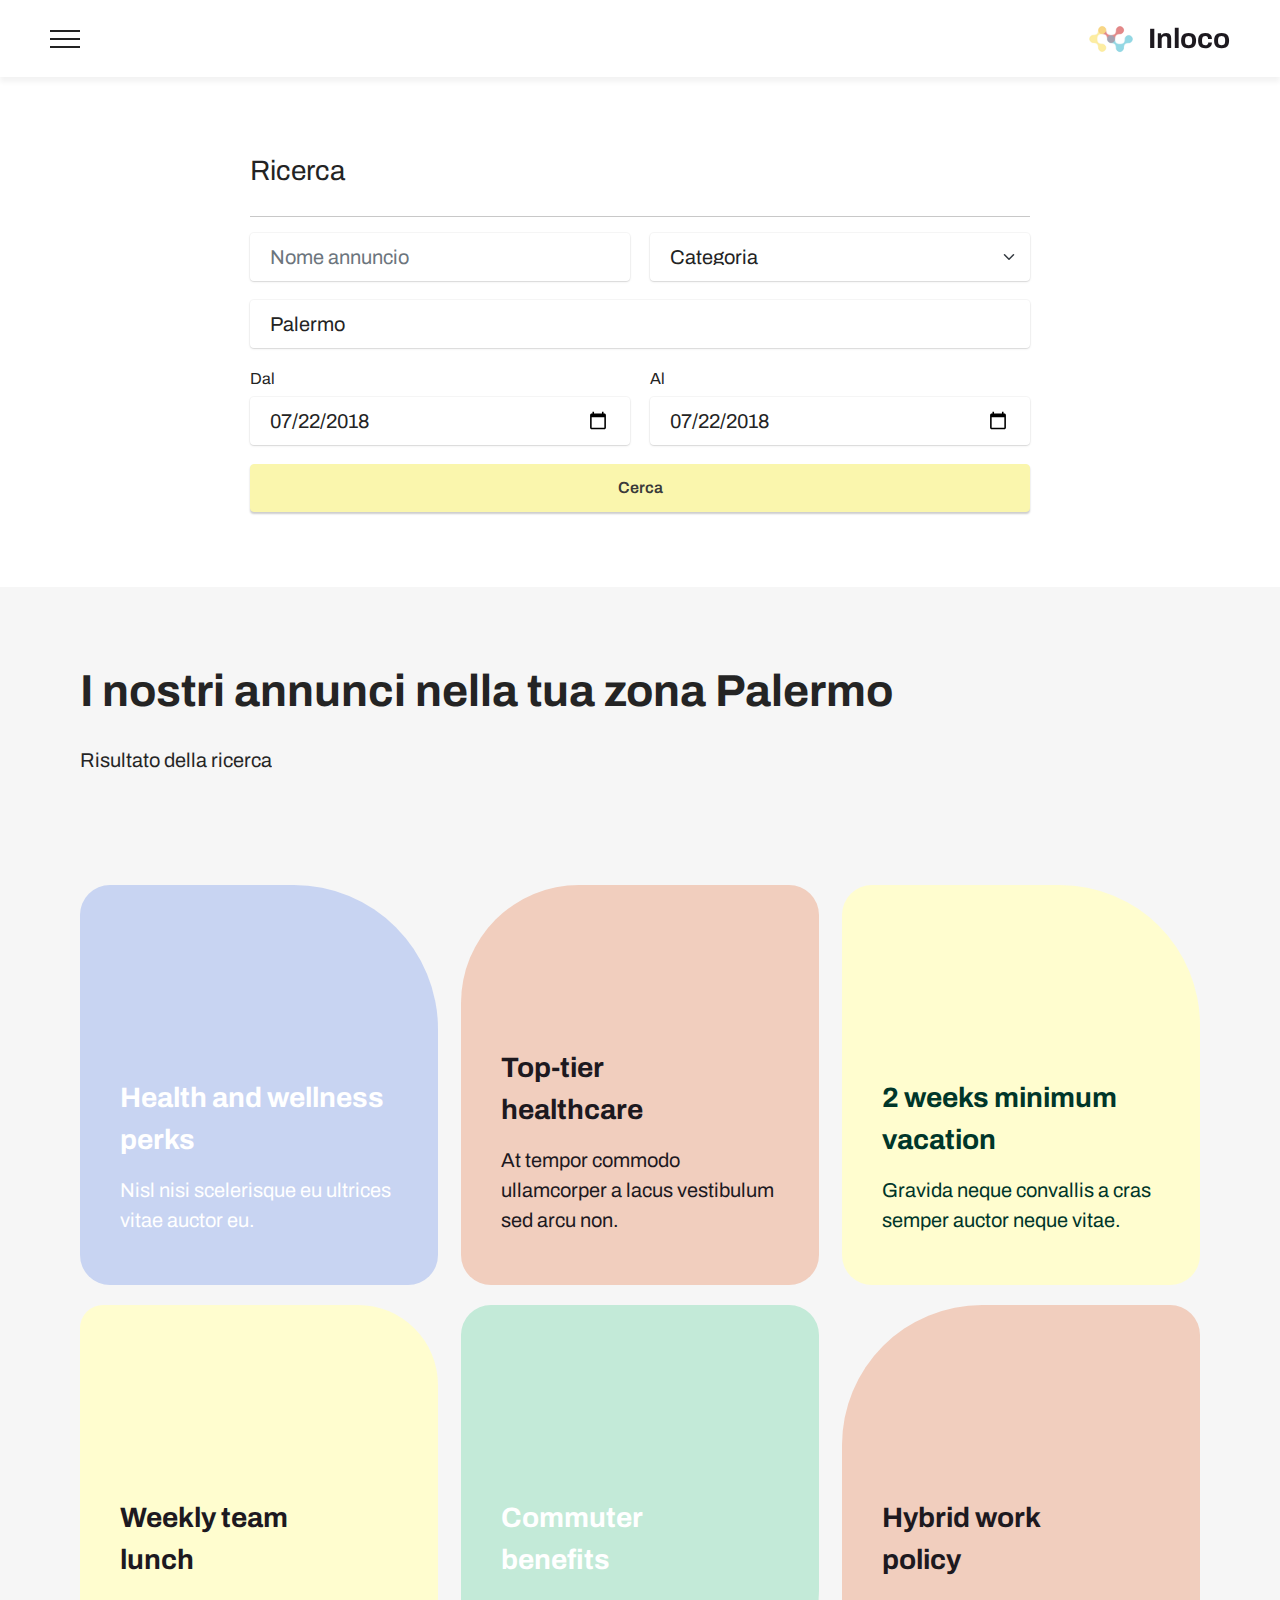
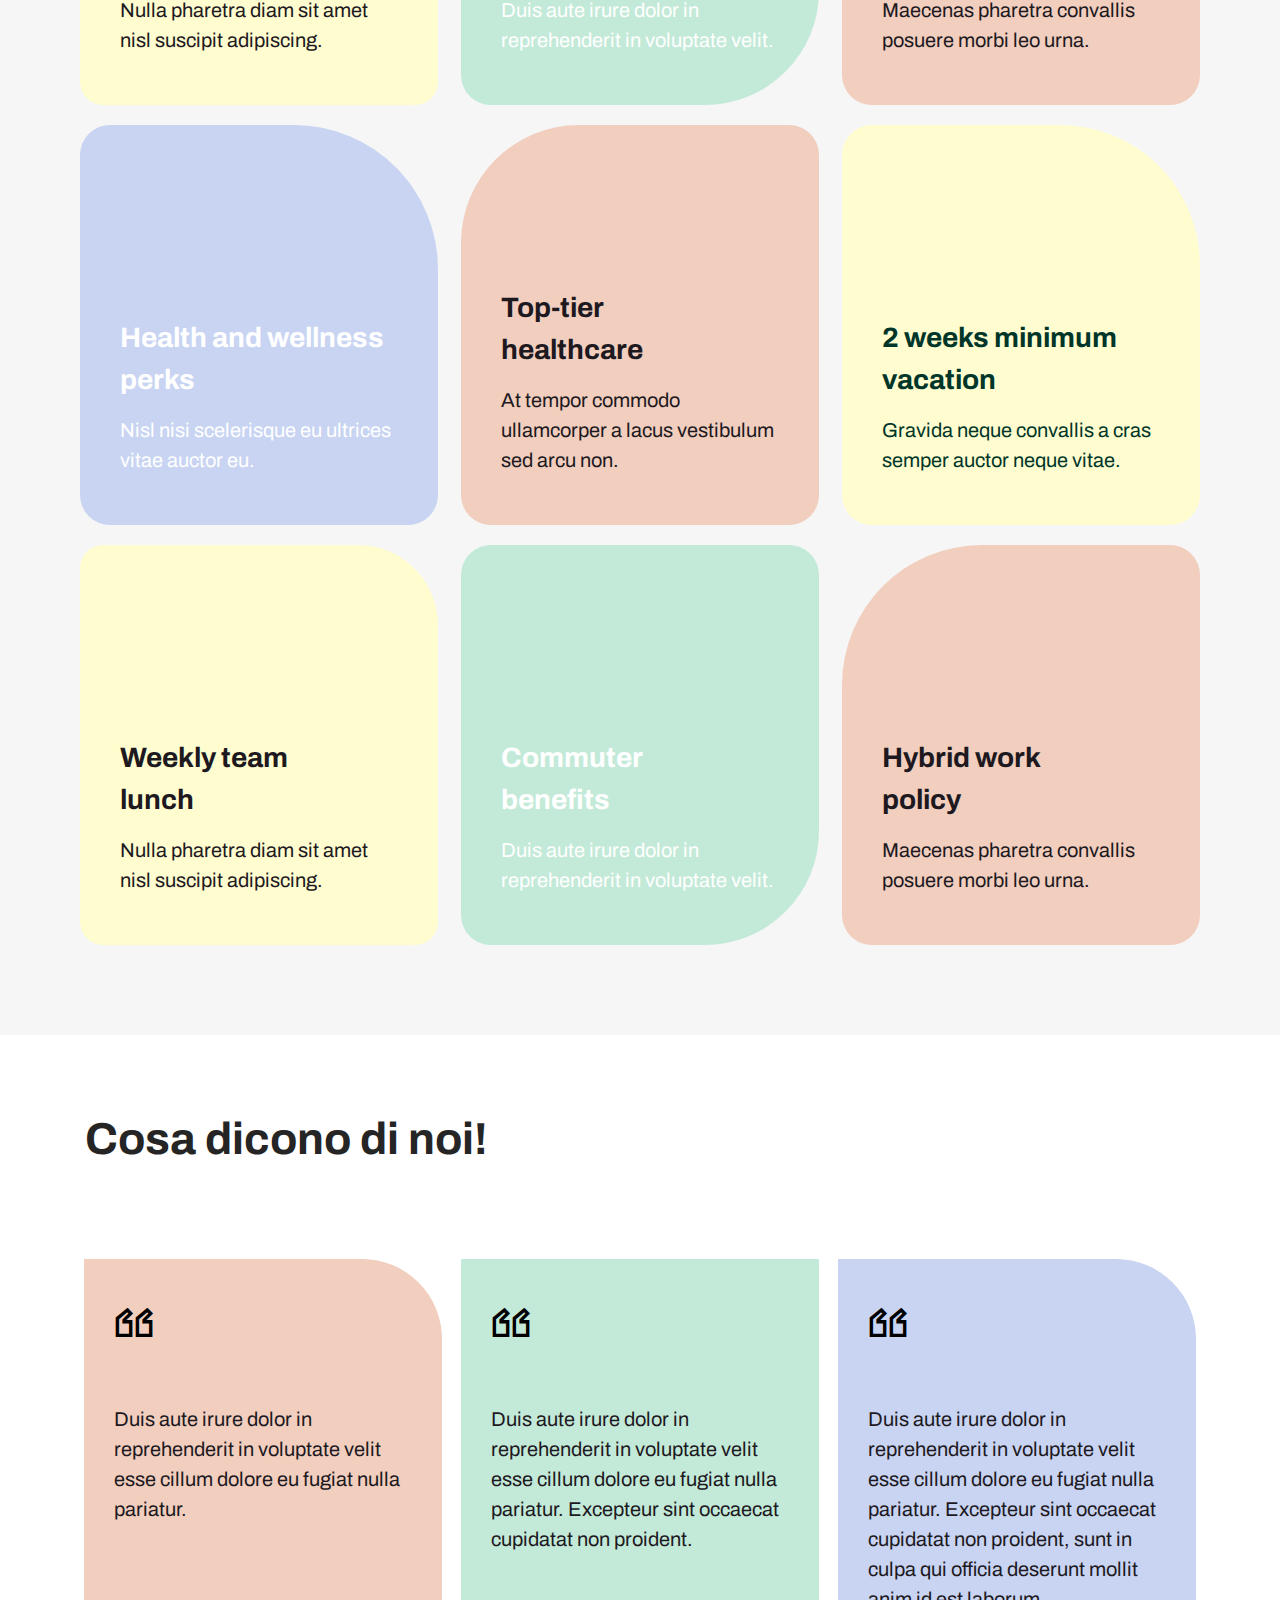
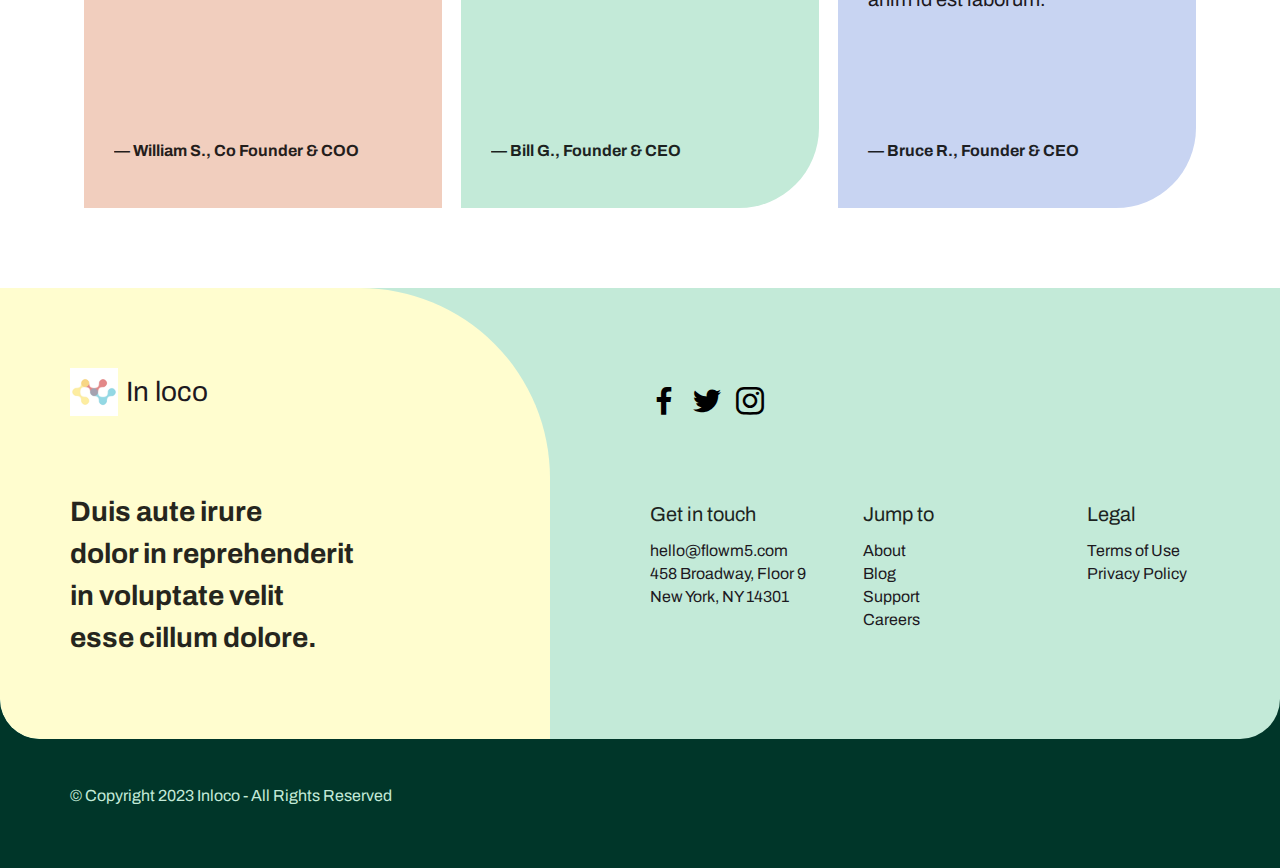
<file: mobirise/page2.html>
<!DOCTYPE html>
<html>
  <head>
    <meta charset="UTF-8" />
    <meta http-equiv="X-UA-Compatible" content="IE=edge" />

    <meta
      name="viewport"
      content="width=device-width, initial-scale=1, minimum-scale=1"
    />
    <link
      rel="shortcut icon"
      href="assets/images/logo.png"
      type="image/x-icon"
    />
    <meta name="description" content="" />

    <title>Ricerca annunci</title>
    <link
      rel="stylesheet"
      href="assets/web/assets/mobirise-icons2/mobirise2.css"
    />
    <link rel="stylesheet" href="assets/bootstrap/css/bootstrap.min.css" />
    <link rel="stylesheet" href="assets/bootstrap/css/bootstrap-grid.min.css" />
    <link
      rel="stylesheet"
      href="assets/bootstrap/css/bootstrap-reboot.min.css"
    />
    <link rel="stylesheet" href="assets/popup-overlay-plugin/style.css" />
    <link rel="stylesheet" href="assets/dropdown/css/style.css" />
    <link rel="stylesheet" href="assets/socicon/css/styles.css" />
    <link rel="stylesheet" href="assets/theme/css/style.css" />
    <link rel="stylesheet" href="assets/recaptcha.css" />
    <link
      rel="preload"
      href="https://fonts.googleapis.com/css2?family=Archivo:ital,wght@0,400;0,600;0,700;1,400;1,600;1,700&display=swap&display=swap"
      as="style"
      onload="this.onload=null;this.rel='stylesheet'"
    />
    <noscript
      ><link
        rel="stylesheet"
        href="https://fonts.googleapis.com/css2?family=Archivo:ital,wght@0,400;0,600;0,700;1,400;1,600;1,700&display=swap&display=swap"
    /></noscript>
    <link
      rel="preload"
      as="style"
      href="assets/mobirise/css/mbr-additional.css"
    />
    <link
      rel="stylesheet"
      href="assets/mobirise/css/mbr-additional.css"
      type="text/css"
    />
  </head>
  <body>
    <section
      data-bs-version="5.1"
      class="menu1 menu cid-tD5hD8BBGz"
      once="menu"
      id="menu1-r"
    >
      <nav class="navbar navbar-dropdown collapsed b-shadow navbar-fixed-top">
        <div class="container">
          <button
            class="navbar-toggler"
            type="button"
            data-toggle="collapse"
            data-bs-toggle="collapse"
            data-target="#navbarSupportedContent"
            data-bs-target="#navbarSupportedContent"
            aria-controls="navbarNavAltMarkup"
            aria-expanded="false"
            aria-label="Toggle navigation"
          >
            <div class="hamburger">
              <span></span>
              <span></span>
              <span></span>
              <span></span>
            </div>
          </button>
          <div class="navbar-brand">
            <span class="navbar-logo">
              <a href="#">
                <img src="assets/images/logo.png" alt="" style="height: 3rem" />
              </a>
            </span>
            <span class="navbar-caption-wrap"
              ><a class="navbar-caption text-black display-5" href="index.html"
                >Inloco</a
              ></span
            >
          </div>
          <div class="collapse navbar-collapse" id="navbarSupportedContent">
            <div class="flex-container">
              <div class="flex-row">
                <div class="flex-card сol-12 col-md-6 col-lg-4">
                  <h6 class="mbr-fonts-style display-7">
                    Categorie di annunci
                  </h6>
                  <ul class="col nav-right" data-app-modern-menu="true">
                    <li class="nav-item">
                      <a class="nav-link link text-black display-4" href="#">
                        Recruitment – A typical process
                      </a>
                      <a class="nav-link link text-black display-4" href="#">
                        Test tools
                      </a>
                    </li>
                    <li class="nav-item">
                      <a class="nav-link link text-black display-4" href="#">
                        Onboarding
                      </a>
                      <a class="nav-link link text-black display-4" href="#">
                        Additional Tools
                      </a>
                    </li>
                  </ul>
                </div>

                <div class="flex-card сol-12 col-md-6 col-lg-4">
                  <h6 class="mbr-fonts-style display-7">
                    Servizi per gli utenti
                  </h6>
                  <ul class="col nav-right" data-app-modern-menu="true">
                    <li class="nav-item">
                      <a
                        class="nav-link link text-black text-primary display-4"
                        href="page1.html"
                        >Crea annuncio</a
                      >
                    </li>
                    <li class="nav-item">
                      <a class="nav-link link text-black display-4" href="#"
                        >I tuoi annunci<br
                      /></a>
                    </li>
                    <li class="nav-item">
                      <a class="nav-link link text-black display-4" href="#">
                        Coaching in a time of crisis
                      </a>
                      <a class="nav-link link text-black display-4" href="#">
                        Group Coaching
                      </a>
                      <a class="nav-link link text-black display-4" href="#">
                        Outplacement
                      </a>
                    </li>
                  </ul>
                </div>

                <div class="flex-card сol-12 col-md-6 col-lg-4">
                  <h6 class="mbr-fonts-style display-7">Utenti</h6>
                  <ul class="col nav-right" data-app-modern-menu="true">
                    <li class="nav-item">
                      <a class="nav-link link text-black display-4" href="#">
                        Assessment &amp; Development
                      </a>
                    </li>
                    <li class="nav-item">
                      <a class="nav-link link text-black display-4" href="#">
                        Professional Assessment
                      </a>
                    </li>
                    <li class="nav-item">
                      <a class="nav-link link text-black display-4" href="#">
                        Development of Leaders and Specialists
                      </a>
                      <a class="nav-link link text-black display-4" href="#">
                        Additional Tools
                      </a>
                    </li>
                  </ul>
                </div>
              </div>

              <div class="flex-row low-row">
                <div class="contact-block navbar-contacts align-right">
                  <ul class="mbr-fonts-style contact-list display-4">
                    <li>
                      <a href="" src="" class="text-black text-primary"
                        >Utente loggato: E</a
                      >nzo
                    </li>
                    <li>
                      <a href="" src="" class="text-black"
                        >Email: info@yoursite.com</a
                      >
                    </li>
                  </ul>
                </div>
                <div class="icons-menu">
                  <a href="#" target="_blank">
                    <span
                      class="p-2 mbr-iconfont socicon-twitter socicon"
                    ></span>
                  </a>
                  <a href="#" target="_blank">
                    <span
                      class="p-2 mbr-iconfont socicon-facebook socicon"
                    ></span>
                  </a>
                  <a href="#" target="_blank">
                    <span
                      class="p-2 mbr-iconfont socicon-youtube socicon"
                    ></span>
                  </a>
                  <a href="#" target="_blank">
                    <span
                      class="p-2 mbr-iconfont socicon-behance socicon"
                    ></span>
                  </a>
                  <a href="#" target="_blank">
                    <span
                      class="p-2 mbr-iconfont socicon-googleplus socicon"
                    ></span>
                  </a>
                  <a href="#" target="_blank">
                    <span
                      class="p-2 mbr-iconfont socicon-linkedin socicon"
                    ></span>
                  </a>
                </div>
              </div>
            </div>
          </div>
        </div>
      </nav>
    </section>

    <section
      class="form cid-tD5hPPOGKa"
      id="formbuilder-s"
      style="padding-top: 150px"
    >
      <div class="container">
        <div class="row">
          <div class="col-lg-8 mx-auto mbr-form" data-form-type="formoid">
            <!--Formbuilder Form-->
            <form
              action="https://mobirise.eu/"
              method="POST"
              class="mbr-form form-with-styler"
              data-form-title="Form Name"
            >
              <input
                type="hidden"
                name="email"
                data-form-email="true"
                value="RorOk8orK7iECkCJhiPSk0BYZ9a3B9vs+mUhF/rzYThTnpqO7E49nzFd9ag4J9ApJBqjsLKAMsf0mPpcPaSQS2d4o07Xg32KJNTmzShjalrIlMWxYPoNYpZIvgf952Oo.V60UB4VMeE7r3nBoY1Hpm335SVj+0BQ3VWx1e0YNypx9Nx21LQgYD8hlSSSrGI8mzbkDI5aj/Sg8cK0lNdwI0PwnIna1FdJtSVNMHrPT7XPCNnFWW0vvC9ahDzp2MiKA"
              />
              <div class="form-row">
                <div
                  hidden="hidden"
                  data-form-alert=""
                  class="alert alert-success col-12"
                >
                  Thanks for filling out the form!
                </div>
                <div
                  hidden="hidden"
                  data-form-alert-danger=""
                  class="alert alert-danger col-12"
                >
                  Oops...! some problem!
                </div>
              </div>
              <div class="dragArea row">
                <div class="col-lg-12 col-md-12 col-sm-12">
                  <h4 class="mbr-fonts-style display-5">Ricerca&nbsp;</h4>
                </div>
                <div class="col-lg-12 col-md-12 col-sm-12">
                  <hr />
                </div>
                <div
                  data-for="name"
                  class="col-lg-6 col-md-12 col-sm-12 form-group"
                >
                  <input
                    type="text"
                    name="name"
                    placeholder="Nome annuncio"
                    data-form-field="name"
                    class="form-control display-7"
                    value=""
                    id="name-formbuilder-s"
                  />
                </div>
                <div
                  data-for="category"
                  class="col-lg-6 col-md-12 col-sm-12 form-group"
                >
                  <select
                    name="category"
                    data-form-field="category"
                    class="form-control form-select display-7"
                    id="category-formbuilder-s"
                  >
                    <option value="Categoria">Categoria</option>
                    <option value="Second">Second</option>
                    <option value="Third">Third</option>
                  </select>
                </div>
                <div
                  data-for="city"
                  class="col-lg-12 col-md-12 col-sm-12 form-group"
                >
                  <input
                    type="text"
                    name="city"
                    placeholder="Area Geografica"
                    data-form-field="city"
                    class="form-control display-7"
                    value="Palermo"
                    id="city-formbuilder-s"
                  />
                </div>
                <div
                  data-for="date"
                  class="col-lg-6 col-md-12 col-sm-12 form-group"
                >
                  <label
                    for="date-formbuilder-s"
                    class="form-control-label mbr-fonts-style display-7"
                    >Dal</label
                  >
                  <input
                    type="date"
                    name="date"
                    data-form-field="date"
                    class="form-control display-7"
                    value="2018-07-22"
                    id="date-formbuilder-s"
                  />
                </div>
                <div
                  class="col-lg-6 col-md-12 col-sm-12 form-group"
                  data-for="date1"
                >
                  <label
                    for="date1-formbuilder-s"
                    class="form-control-label mbr-fonts-style display-7"
                    >Al</label
                  >
                  <input
                    type="date"
                    name="date1"
                    data-form-field="date1"
                    class="form-control display-7"
                    value="2018-07-22"
                    id="date1-formbuilder-s"
                  />
                </div>
                <div class="col-lg-12 col-md-12 col-sm-12">
                  <button
                    type="submit"
                    class="w-100 w-100 btn btn-primary display-7"
                  >
                    Cerca
                  </button>
                </div>
              </div>
            </form>
            <!--Formbuilder Form-->
          </div>
        </div>
      </div>
    </section>

    <section
      data-bs-version="5.1"
      class="features10 cid-tD5hD7xiOb"
      id="afeatures10-o"
    >
      <div class="container">
        <div class="row">
          <div class="col-12 col-title">
            <h3 class="mbr-section-title mbr-fonts-style mb-0 display-2">
              <strong>I nostri annunci nella tua zona Palermo</strong>
            </h3>
            <h5 class="mbr-section-subtitle mbr-fonts-style mb-0 display-4">
              Risultato della ricerca
            </h5>
          </div>
        </div>
        <div class="row card-row">
          <div class="col-12 cards-wrap">
            <div class="card">
              <div class="card-wrap">
                <h5 class="card-title card-title-1 mbr-fonts-style display-5">
                  <strong
                    >Health and wellness <br />
                    perks</strong
                  >
                </h5>
                <p class="card-text card-text-1 mbr-fonts-style display-4">
                  Nisl nisi scelerisque eu ultrices vitae auctor eu.
                </p>
              </div>
            </div>

            <div class="card">
              <div class="card-wrap">
                <h5 class="card-title card-title-2 mbr-fonts-style display-5">
                  <strong
                    >Top-tier <br />
                    healthcare</strong
                  >
                </h5>
                <p class="card-text card-text-2 mbr-fonts-style display-4">
                  At tempor commodo ullamcorper a lacus vestibulum sed arcu non.
                </p>
              </div>
            </div>
            <div class="card">
              <div class="card-wrap">
                <h5 class="card-title card-title-3 mbr-fonts-style display-5">
                  <strong
                    >2 weeks minimum <br />
                    vacation</strong
                  >
                </h5>
                <p class="card-text card-text-3 mbr-fonts-style display-4">
                  Gravida neque convallis a cras semper auctor neque vitae.
                </p>
              </div>
            </div>
            <div class="card">
              <div class="card-wrap">
                <h5 class="card-title card-title-4 mbr-fonts-style display-5">
                  <strong
                    >Weekly team <br />
                    lunch</strong
                  >
                </h5>
                <p class="card-text card-text-4 mbr-fonts-style display-4">
                  Nulla pharetra diam sit amet nisl suscipit adipiscing.
                </p>
              </div>
            </div>
            <div class="card">
              <div class="card-wrap">
                <h5 class="card-title card-title-5 mbr-fonts-style display-5">
                  <strong
                    >Commuter <br />
                    benefits</strong
                  >
                </h5>
                <p class="card-text card-text-5 mbr-fonts-style display-4">
                  Duis aute irure dolor in reprehenderit in voluptate velit.
                </p>
              </div>
            </div>
            <div class="card">
              <div class="card-wrap">
                <h5 class="card-title card-title-6 mbr-fonts-style display-5">
                  <strong
                    >Hybrid work <br />
                    policy</strong
                  >
                </h5>
                <p class="card-text card-text-6 mbr-fonts-style display-4">
                  Maecenas pharetra convallis posuere morbi leo urna.
                </p>
              </div>
            </div>
          </div>
        </div>
        <div class="row card-row">
          <div class="col-12 cards-wrap">
            <div class="card">
              <div class="card-wrap">
                <h5 class="card-title card-title-1 mbr-fonts-style display-5">
                  <strong
                    >Health and wellness <br />
                    perks</strong
                  >
                </h5>
                <p class="card-text card-text-1 mbr-fonts-style display-4">
                  Nisl nisi scelerisque eu ultrices vitae auctor eu.
                </p>
              </div>
            </div>

            <div class="card">
              <div class="card-wrap">
                <h5 class="card-title card-title-2 mbr-fonts-style display-5">
                  <strong
                    >Top-tier <br />
                    healthcare</strong
                  >
                </h5>
                <p class="card-text card-text-2 mbr-fonts-style display-4">
                  At tempor commodo ullamcorper a lacus vestibulum sed arcu non.
                </p>
              </div>
            </div>
            <div class="card">
              <div class="card-wrap">
                <h5 class="card-title card-title-3 mbr-fonts-style display-5">
                  <strong
                    >2 weeks minimum <br />
                    vacation</strong
                  >
                </h5>
                <p class="card-text card-text-3 mbr-fonts-style display-4">
                  Gravida neque convallis a cras semper auctor neque vitae.
                </p>
              </div>
            </div>
            <div class="card">
              <div class="card-wrap">
                <h5 class="card-title card-title-4 mbr-fonts-style display-5">
                  <strong
                    >Weekly team <br />
                    lunch</strong
                  >
                </h5>
                <p class="card-text card-text-4 mbr-fonts-style display-4">
                  Nulla pharetra diam sit amet nisl suscipit adipiscing.
                </p>
              </div>
            </div>
            <div class="card">
              <div class="card-wrap">
                <h5 class="card-title card-title-5 mbr-fonts-style display-5">
                  <strong
                    >Commuter <br />
                    benefits</strong
                  >
                </h5>
                <p class="card-text card-text-5 mbr-fonts-style display-4">
                  Duis aute irure dolor in reprehenderit in voluptate velit.
                </p>
              </div>
            </div>
            <div class="card">
              <div class="card-wrap">
                <h5 class="card-title card-title-6 mbr-fonts-style display-5">
                  <strong
                    >Hybrid work <br />
                    policy</strong
                  >
                </h5>
                <p class="card-text card-text-6 mbr-fonts-style display-4">
                  Maecenas pharetra convallis posuere morbi leo urna.
                </p>
              </div>
            </div>
          </div>
        </div>
      </div>
    </section>

    <section
      data-bs-version="5.1"
      class="people1 cid-tD5hD7Rcuq"
      id="apeople1-p"
    >
      <div class="container-fluid">
        <div class="row">
          <div class="col-12 col-title">
            <h3
              class="mbr-section-title mbr-fonts-style align-left mb-0 display-2"
            >
              <strong>Cosa dicono di noi!</strong>
            </h3>
          </div>
        </div>
        <div class="row card-row">
          <div class="card col-12 col-md-6 col-md-6 col-lg-4">
            <div class="card-wrapper">
              <div class="card-box">
                <div class="iconfont-wrapper">
                  <span
                    class="mbr-iconfont mobi-mbri-quote-left mobi-mbri"
                  ></span>
                </div>
                <p class="card-text mbr-fonts-style display-4">
                  Duis aute irure dolor in reprehenderit in voluptate velit esse
                  cillum dolore eu fugiat nulla pariatur.
                </p>
                <h5 class="card-title mbr-fonts-style display-7">
                  <strong>— William S., Co Founder &amp; COO</strong>
                </h5>
              </div>
            </div>
          </div>
          <div class="card col-12 col-md-6 col-lg-4">
            <div class="card-wrapper">
              <div class="card-box">
                <div class="iconfont-wrapper">
                  <span
                    class="mbr-iconfont mobi-mbri-quote-left mobi-mbri"
                  ></span>
                </div>
                <p class="card-text mbr-fonts-style display-4">
                  Duis aute irure dolor in reprehenderit in voluptate velit esse
                  cillum dolore eu fugiat nulla pariatur. Excepteur sint
                  occaecat cupidatat non proident.
                </p>
                <h5 class="card-title mbr-fonts-style display-7">
                  <strong>— Bill G., Founder &amp; CEO</strong>
                </h5>
              </div>
            </div>
          </div>
          <div class="card col-12 col-md-4">
            <div class="card-wrapper">
              <div class="card-box">
                <div class="iconfont-wrapper">
                  <span
                    class="mbr-iconfont mobi-mbri-quote-left mobi-mbri"
                  ></span>
                </div>
                <p class="card-text mbr-fonts-style display-4">
                  Duis aute irure dolor in reprehenderit in voluptate velit esse
                  cillum dolore eu fugiat nulla pariatur. Excepteur sint
                  occaecat cupidatat non proident, sunt in culpa qui officia
                  deserunt mollit anim id est laborum.
                </p>
                <h5 class="card-title mbr-fonts-style display-7">
                  <strong>— Bruce R., Founder &amp; CEO</strong>
                </h5>
              </div>
            </div>
          </div>
        </div>
      </div>
    </section>

    <section
      data-bs-version="5.1"
      class="footer1 cid-tD5hD8b62L"
      once="footers"
      id="afooter1-q"
    >
      <div class="footer-head">
        <div class="img-bg"></div>
        <div class="container">
          <div class="row">
            <div class="content-container col-12">
              <div class="col-12 col-lg-6 col-brand">
                <div class="navbar-brand">
                  <span class="navbar-logo">
                    <a href="#">
                      <img
                        src="assets/images/logo.png"
                        alt=""
                        style="height: 3rem"
                      />
                    </a>
                  </span>
                  <span class="navbar-caption-wrap"
                    ><a class="navbar-caption text-black display-5" href="#"
                      >In loco</a
                    ></span
                  >
                </div>
                <p class="brand-text mbr-fonts-style display-5">
                  <strong
                    >Duis aute irure <br />
                    dolor in reprehenderit<br />
                    in voluptate velit<br />
                    esse cillum dolore.
                  </strong>
                </p>
              </div>
              <div class="col-links col-12 col-lg-6">
                <div class="social-row col-12 display-7">
                  <div class="soc-item">
                    <a href="https://twitter.com/mobirise" target="_blank">
                      <span
                        class="mbr-iconfont socicon socicon-facebook"
                      ></span>
                    </a>
                  </div>
                  <div class="soc-item">
                    <a href="https://twitter.com/mobirise" target="_blank">
                      <span class="mbr-iconfont socicon socicon-twitter"></span>
                    </a>
                  </div>
                  <div class="soc-item">
                    <a href="https://twitter.com/mobirise" target="_blank">
                      <span
                        class="mbr-iconfont socicon socicon-instagram"
                      ></span>
                    </a>
                  </div>
                </div>

                <div class="col-12 col-lg-6 col-xl-4 col-link1 col-link">
                  <h5 class="mbr-section-subtitle mbr-fonts-style display-4">
                    Get in touch
                  </h5>
                  <ul class="list mbr-fonts-style display-7">
                    <li class="mbr-text item-wrap">hello@flowm5.com</li>
                    <li class="mbr-text item-wrap">
                      458 Broadway, Floor 9<br />
                      New York, NY 14301
                    </li>
                  </ul>
                </div>
                <div class="col-12 col-lg-6 col-xl-4 col-link2 col-link">
                  <h5 class="mbr-section-subtitle mbr-fonts-style display-4">
                    Jump to
                  </h5>
                  <ul class="list mbr-fonts-style display-7">
                    <li class="mbr-text item-wrap">About</li>
                    <li class="mbr-text item-wrap">Blog</li>
                    <li class="mbr-text item-wrap">Support</li>
                    <li class="mbr-text item-wrap">Careers</li>
                  </ul>
                </div>
                <div class="col-12 col-lg-6 col-xl-4 col-link3 col-link">
                  <h5 class="mbr-section-subtitle mbr-fonts-style display-4">
                    Legal
                  </h5>
                  <ul class="list mbr-fonts-style display-7">
                    <li class="mbr-text item-wrap">Terms of Use</li>
                    <li class="mbr-text item-wrap">Privacy Policy</li>
                  </ul>
                </div>
              </div>
            </div>
          </div>
        </div>
      </div>

      <div class="footer-copyright">
        <div class="container">
          <div class="row">
            <div class="col-12 col-copyright">
              <p
                class="mbr-text mb-0 mbr-fonts-style copyright align-left display-7"
              >
                © Copyright 2023 Inloco - All Rights Reserved
              </p>
            </div>
          </div>
        </div>
      </div>
    </section>

    <script src="assets/bootstrap/js/bootstrap.bundle.min.js"></script>
    <script src="assets/smoothscroll/smooth-scroll.js"></script>
    <script src="assets/ytplayer/index.js"></script>
    <script src="assets/dropdown/js/navbar-dropdown.js"></script>
    <script src="assets/theme/js/script.js"></script>
    <script src="assets/formoid.min.js"></script>
  </body>
</html>
</file>
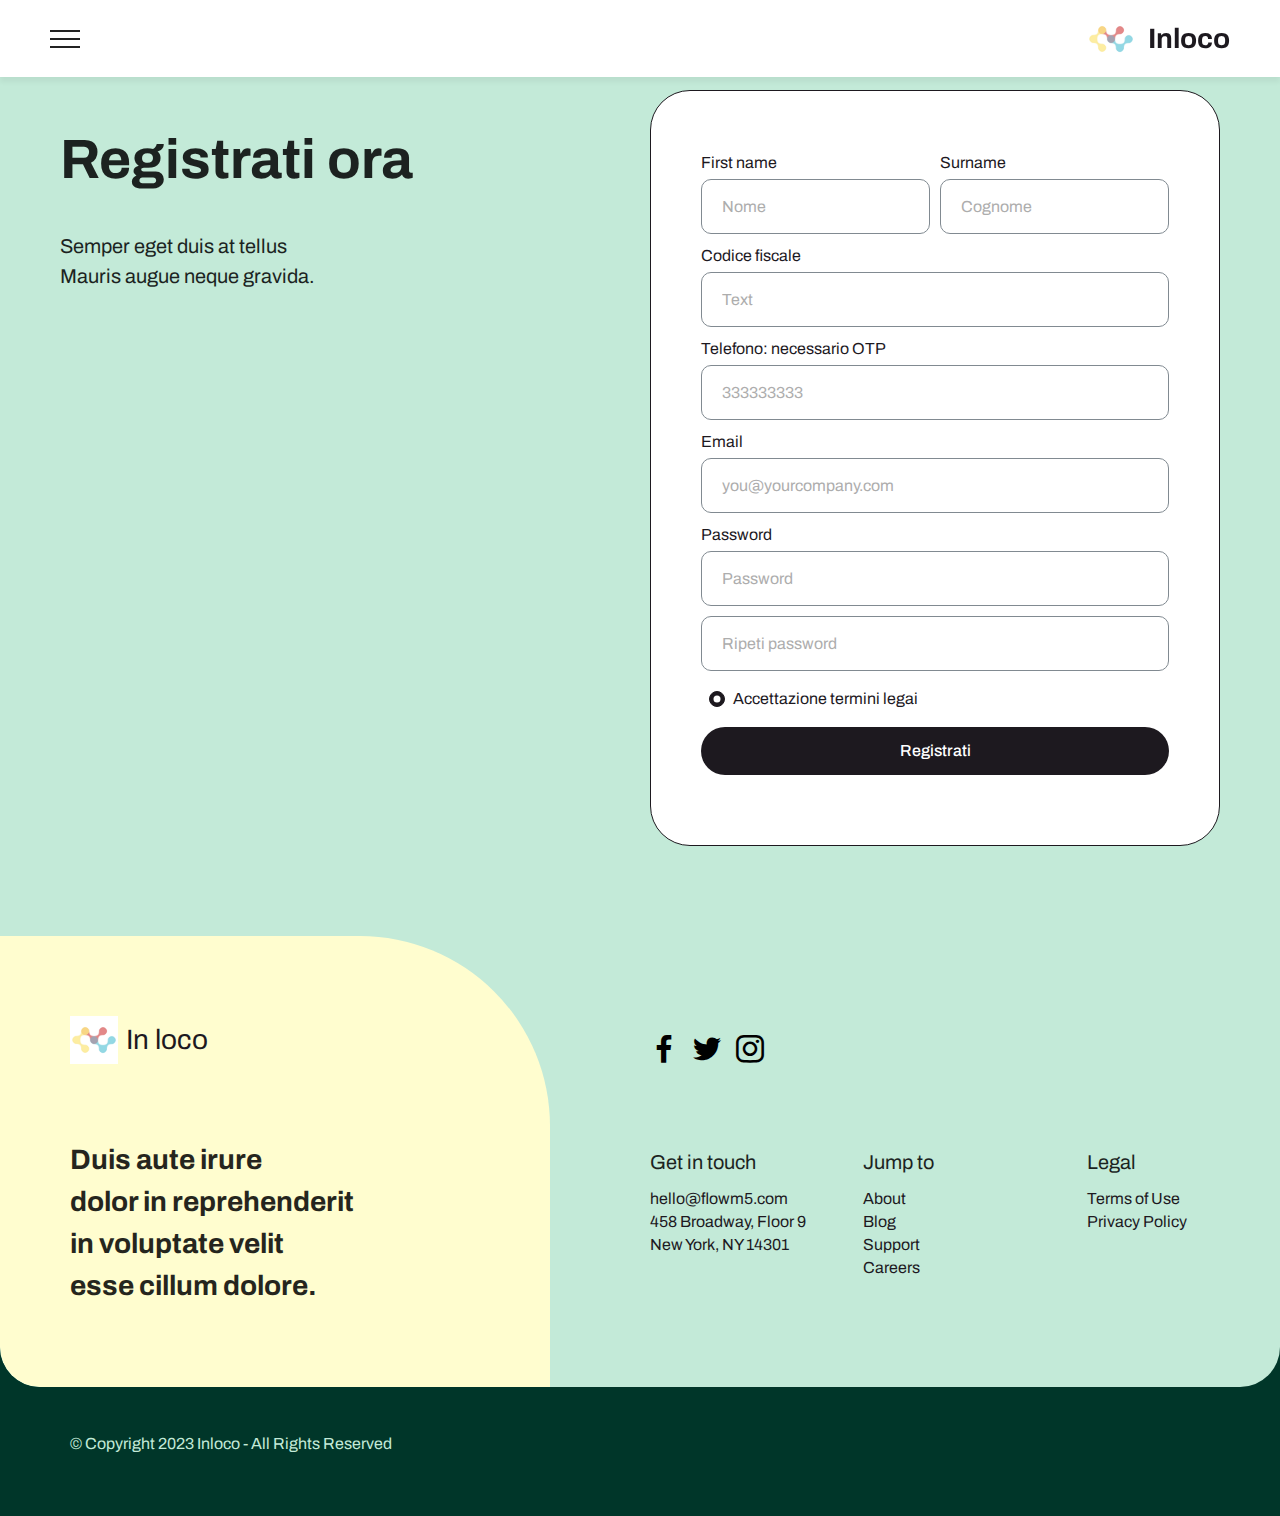
<file: mobirise/page3.html>
<!DOCTYPE html>
<html>
  <head>
    <meta charset="UTF-8" />
    <meta http-equiv="X-UA-Compatible" content="IE=edge" />

    <meta
      name="viewport"
      content="width=device-width, initial-scale=1, minimum-scale=1"
    />
    <link
      rel="shortcut icon"
      href="assets/images/logo.png"
      type="image/x-icon"
    />
    <meta name="description" content="" />

    <title>Registra</title>
    <link rel="stylesheet" href="assets/bootstrap/css/bootstrap.min.css" />
    <link rel="stylesheet" href="assets/bootstrap/css/bootstrap-grid.min.css" />
    <link
      rel="stylesheet"
      href="assets/bootstrap/css/bootstrap-reboot.min.css"
    />
    <link rel="stylesheet" href="assets/popup-overlay-plugin/style.css" />
    <link rel="stylesheet" href="assets/dropdown/css/style.css" />
    <link rel="stylesheet" href="assets/socicon/css/styles.css" />
    <link rel="stylesheet" href="assets/theme/css/style.css" />
    <link rel="stylesheet" href="assets/recaptcha.css" />
    <link
      rel="preload"
      href="https://fonts.googleapis.com/css2?family=Archivo:ital,wght@0,400;0,600;0,700;1,400;1,600;1,700&display=swap&display=swap"
      as="style"
      onload="this.onload=null;this.rel='stylesheet'"
    />
    <noscript
      ><link
        rel="stylesheet"
        href="https://fonts.googleapis.com/css2?family=Archivo:ital,wght@0,400;0,600;0,700;1,400;1,600;1,700&display=swap&display=swap"
    /></noscript>
    <link
      rel="preload"
      as="style"
      href="assets/mobirise/css/mbr-additional.css"
    />
    <link
      rel="stylesheet"
      href="assets/mobirise/css/mbr-additional.css"
      type="text/css"
    />
  </head>
  <body>
    <section
      data-bs-version="5.1"
      class="menu1 menu cid-tD5jvqSDF7"
      once="menu"
      id="menu1-v"
    >
      <nav class="navbar navbar-dropdown collapsed b-shadow navbar-fixed-top">
        <div class="container">
          <button
            class="navbar-toggler"
            type="button"
            data-toggle="collapse"
            data-bs-toggle="collapse"
            data-target="#navbarSupportedContent"
            data-bs-target="#navbarSupportedContent"
            aria-controls="navbarNavAltMarkup"
            aria-expanded="false"
            aria-label="Toggle navigation"
          >
            <div class="hamburger">
              <span></span>
              <span></span>
              <span></span>
              <span></span>
            </div>
          </button>
          <div class="navbar-brand">
            <span class="navbar-logo">
              <a href="#">
                <img src="assets/images/logo.png" alt="" style="height: 3rem" />
              </a>
            </span>
            <span class="navbar-caption-wrap"
              ><a class="navbar-caption text-black display-5" href="index.html"
                >Inloco</a
              ></span
            >
          </div>
          <div class="collapse navbar-collapse" id="navbarSupportedContent">
            <div class="flex-container">
              <div class="flex-row">
                <div class="flex-card сol-12 col-md-6 col-lg-4">
                  <h6 class="mbr-fonts-style display-7">
                    Categorie di annunci
                  </h6>
                  <ul class="col nav-right" data-app-modern-menu="true">
                    <li class="nav-item">
                      <a class="nav-link link text-black display-4" href="#">
                        Recruitment – A typical process
                      </a>
                      <a class="nav-link link text-black display-4" href="#">
                        Test tools
                      </a>
                    </li>
                    <li class="nav-item">
                      <a class="nav-link link text-black display-4" href="#">
                        Onboarding
                      </a>
                      <a class="nav-link link text-black display-4" href="#">
                        Additional Tools
                      </a>
                    </li>
                  </ul>
                </div>

                <div class="flex-card сol-12 col-md-6 col-lg-4">
                  <h6 class="mbr-fonts-style display-7">
                    Servizi per gli utenti
                  </h6>
                  <ul class="col nav-right" data-app-modern-menu="true">
                    <li class="nav-item">
                      <a
                        class="nav-link link text-black text-primary display-4"
                        href="page1.html"
                        >Crea annuncio</a
                      >
                    </li>
                    <li class="nav-item">
                      <a class="nav-link link text-black display-4" href="#"
                        >I tuoi annunci<br
                      /></a>
                    </li>
                    <li class="nav-item">
                      <a class="nav-link link text-black display-4" href="#">
                        Coaching in a time of crisis
                      </a>
                      <a class="nav-link link text-black display-4" href="#">
                        Group Coaching
                      </a>
                      <a class="nav-link link text-black display-4" href="#">
                        Outplacement
                      </a>
                    </li>
                  </ul>
                </div>

                <div class="flex-card сol-12 col-md-6 col-lg-4">
                  <h6 class="mbr-fonts-style display-7">Utenti</h6>
                  <ul class="col nav-right" data-app-modern-menu="true">
                    <li class="nav-item">
                      <a class="nav-link link text-black display-4" href="#">
                        Assessment &amp; Development
                      </a>
                    </li>
                    <li class="nav-item">
                      <a class="nav-link link text-black display-4" href="#">
                        Professional Assessment
                      </a>
                    </li>
                    <li class="nav-item">
                      <a class="nav-link link text-black display-4" href="#">
                        Development of Leaders and Specialists
                      </a>
                      <a class="nav-link link text-black display-4" href="#">
                        Additional Tools
                      </a>
                    </li>
                  </ul>
                </div>
              </div>

              <div class="flex-row low-row">
                <div class="contact-block navbar-contacts align-right">
                  <ul class="mbr-fonts-style contact-list display-4">
                    <li>
                      <a href="" src="" class="text-black text-primary"
                        >Utente loggato: E</a
                      >nzo
                    </li>
                    <li>
                      <a href="" src="" class="text-black"
                        >Email: info@yoursite.com</a
                      >
                    </li>
                  </ul>
                </div>
                <div class="icons-menu">
                  <a href="#" target="_blank">
                    <span
                      class="p-2 mbr-iconfont socicon-twitter socicon"
                    ></span>
                  </a>
                  <a href="#" target="_blank">
                    <span
                      class="p-2 mbr-iconfont socicon-facebook socicon"
                    ></span>
                  </a>
                  <a href="#" target="_blank">
                    <span
                      class="p-2 mbr-iconfont socicon-youtube socicon"
                    ></span>
                  </a>
                  <a href="#" target="_blank">
                    <span
                      class="p-2 mbr-iconfont socicon-behance socicon"
                    ></span>
                  </a>
                  <a href="#" target="_blank">
                    <span
                      class="p-2 mbr-iconfont socicon-googleplus socicon"
                    ></span>
                  </a>
                  <a href="#" target="_blank">
                    <span
                      class="p-2 mbr-iconfont socicon-linkedin socicon"
                    ></span>
                  </a>
                </div>
              </div>
            </div>
          </div>
        </div>
      </nav>
    </section>

    <section data-bs-version="5.1" class="form1 cid-tD5jAaiSzQ" id="aform2-w">
      <div class="container">
        <div class="row justify-content-center">
          <div class="col-12 main-col">
            <div class="title-container">
              <h5 class="main-title mbr-fonts-style mb-0 display-1">
                <strong> Registrati ora</strong>
              </h5>
              <h6 class="main-subtitle mbr-fonts-style mb-0 display-4">
                Semper eget duis at tellus<br />
                Mauris augue neque gravida.
              </h6>
            </div>

            <div class="form-container">
              <div class="form-bg">
                <div class="col-12 mbr-form" data-form-type="formoid">
                  <!--Formbuilder Form-->
                  <form
                    action="https://mobirise.eu/"
                    method="POST"
                    class="mbr-form form-with-styler mx-auto"
                    data-form-title="Form Name"
                  >
                    <input
                      type="hidden"
                      name="email"
                      data-form-email="true"
                      value="hZ9MTLMqAGKio6jPp0s8telCS6yoEkC9dKk8T0YZMf+dJ5fSqdyewa0WLv9pSLLYLnUSlNF44/P2o7YQx7o3mFiLtazLEul9jrnv37ZLN0TZDxaIe1sEs2Al1pdcCGso.ej/vg/Zl1/d66CNlp4KGxO/gzfk3RmQvXkpD88tNpfFSzW9R8xTeiqwT0dlCd96DcXF2FllCn+yjZiJ9EvXY2/1YmuNMV0hjxplZTfNS1wGSAs93y4TUo2apvla1R/DX"
                    />
                    <div class="row">
                      <div
                        hidden="hidden"
                        data-form-alert=""
                        class="alert alert-success col-12"
                      >
                        Thanks for filling out the form!
                      </div>
                      <div
                        hidden="hidden"
                        data-form-alert-danger=""
                        class="alert alert-danger col-12"
                      >
                        Oops...! some problem!
                      </div>
                    </div>
                    <div class="dragArea row">
                      <div
                        class="col-12 col-md-6 form-group mb-3"
                        data-for="name"
                      >
                        <label
                          for="name-aform2-w"
                          class="form-control-label mbr-fonts-style display-7"
                        >
                          First name
                        </label>
                        <input
                          type="text"
                          name="name"
                          placeholder="Nome"
                          data-form-field="name"
                          class="form-control display-7"
                          required="required"
                          value=""
                          id="name-aform2-w"
                        />
                      </div>
                      <div
                        class="col-12 col-md-6 form-group mb-3"
                        data-for="surname"
                      >
                        <label
                          for="surname-aform2-w"
                          class="form-control-label mbr-fonts-style display-7"
                        >
                          Surname
                        </label>
                        <input
                          type="text"
                          name="surname"
                          placeholder="Cognome"
                          data-form-field="surname"
                          class="form-control display-7"
                          required="required"
                          value=""
                          id="surname-aform2-w"
                        />
                      </div>
                      <div
                        data-for="text"
                        class="col-lg-12 col-md-12 col-sm-12 form-group"
                      >
                        <label
                          for="text-aform2-w"
                          class="form-control-label mbr-fonts-style display-7"
                          >Codice fiscale</label
                        >
                        <input
                          type="text"
                          name="text"
                          placeholder="Text"
                          data-form-field="text"
                          class="form-control display-7"
                          required="required"
                          value=""
                          id="text-aform2-w"
                        />
                      </div>
                      <div
                        data-for="number"
                        class="col-lg-12 col-md-12 col-sm-12 form-group"
                      >
                        <label
                          for="number-aform2-w"
                          class="form-control-label mbr-fonts-style display-7"
                          >Telefono: necessario OTP</label
                        >
                        <input
                          type="number"
                          name="number"
                          placeholder="333333333"
                          data-form-field="number"
                          class="form-control display-7"
                          max="100"
                          min="0"
                          step="1"
                          required="required"
                          value=""
                          id="number-aform2-w"
                        />
                      </div>
                      <div
                        data-for="email"
                        class="col-lg-12 col-md-12 col-sm-12 form-group mb-3"
                      >
                        <label
                          for="email-aform2-w"
                          class="form-control-label mbr-fonts-style display-7"
                        >
                          Email
                        </label>
                        <input
                          type="email"
                          name="email"
                          placeholder="you@yourcompany.com"
                          data-form-field="email"
                          class="form-control display-7"
                          required="required"
                          value=""
                          id="email-aform2-w"
                        />
                      </div>
                      <div
                        data-for="password"
                        class="col-lg-12 col-md-12 col-sm-12 form-group"
                      >
                        <label
                          for="password-aform2-w"
                          class="form-control-label mbr-fonts-style display-7"
                          >Password</label
                        >
                        <input
                          type="password"
                          name="password"
                          placeholder="Password"
                          data-form-field="password"
                          class="form-control display-7"
                          required="required"
                          value=""
                          id="password-aform2-w"
                        />
                      </div>
                      <div
                        class="col-lg-12 col-md-12 col-sm-12 form-group"
                        data-for="password1"
                      >
                        <input
                          type="password"
                          name="password1"
                          placeholder="Ripeti password"
                          data-form-field="password1"
                          class="form-control display-7"
                          required="required"
                          value=""
                          id="password1-aform2-w"
                        />
                      </div>
                      <div
                        class="col-lg-12 col-md-12 col-sm-12 form-group"
                        data-for="radio"
                      >
                        <div class="form-control-label"></div>
                        <div class="form-check form-check-inline ms-2">
                          <input
                            type="radio"
                            name="radio"
                            data-form-field="radio"
                            class="form-check-input display-7"
                            value="Accettazione termini legai"
                            checked=""
                            id="radio-aform2-w"
                          />
                          <label class="form-check-label display-7"
                            >Accettazione termini legai</label
                          >
                        </div>
                      </div>
                      <div class="col-12 mbr-section-btn align-center">
                        <button
                          type="submit"
                          class="w-100 w-100 btn btn-black display-7"
                        >
                          Registrati
                        </button>
                      </div>
                    </div>
                  </form>
                  <!--Formbuilder Form-->
                </div>
              </div>
            </div>
          </div>
        </div>
      </div>
    </section>

    <section
      data-bs-version="5.1"
      class="footer1 cid-tD5jvqqMCo"
      once="footers"
      id="afooter1-u"
    >
      <div class="footer-head">
        <div class="img-bg"></div>
        <div class="container">
          <div class="row">
            <div class="content-container col-12">
              <div class="col-12 col-lg-6 col-brand">
                <div class="navbar-brand">
                  <span class="navbar-logo">
                    <a href="#">
                      <img
                        src="assets/images/logo.png"
                        alt=""
                        style="height: 3rem"
                      />
                    </a>
                  </span>
                  <span class="navbar-caption-wrap"
                    ><a class="navbar-caption text-black display-5" href="#"
                      >In loco</a
                    ></span
                  >
                </div>
                <p class="brand-text mbr-fonts-style display-5">
                  <strong
                    >Duis aute irure <br />
                    dolor in reprehenderit<br />
                    in voluptate velit<br />
                    esse cillum dolore.
                  </strong>
                </p>
              </div>
              <div class="col-links col-12 col-lg-6">
                <div class="social-row col-12 display-7">
                  <div class="soc-item">
                    <a href="https://twitter.com/mobirise" target="_blank">
                      <span
                        class="mbr-iconfont socicon socicon-facebook"
                      ></span>
                    </a>
                  </div>
                  <div class="soc-item">
                    <a href="https://twitter.com/mobirise" target="_blank">
                      <span class="mbr-iconfont socicon socicon-twitter"></span>
                    </a>
                  </div>
                  <div class="soc-item">
                    <a href="https://twitter.com/mobirise" target="_blank">
                      <span
                        class="mbr-iconfont socicon socicon-instagram"
                      ></span>
                    </a>
                  </div>
                </div>

                <div class="col-12 col-lg-6 col-xl-4 col-link1 col-link">
                  <h5 class="mbr-section-subtitle mbr-fonts-style display-4">
                    Get in touch
                  </h5>
                  <ul class="list mbr-fonts-style display-7">
                    <li class="mbr-text item-wrap">hello@flowm5.com</li>
                    <li class="mbr-text item-wrap">
                      458 Broadway, Floor 9<br />
                      New York, NY 14301
                    </li>
                  </ul>
                </div>
                <div class="col-12 col-lg-6 col-xl-4 col-link2 col-link">
                  <h5 class="mbr-section-subtitle mbr-fonts-style display-4">
                    Jump to
                  </h5>
                  <ul class="list mbr-fonts-style display-7">
                    <li class="mbr-text item-wrap">About</li>
                    <li class="mbr-text item-wrap">Blog</li>
                    <li class="mbr-text item-wrap">Support</li>
                    <li class="mbr-text item-wrap">Careers</li>
                  </ul>
                </div>
                <div class="col-12 col-lg-6 col-xl-4 col-link3 col-link">
                  <h5 class="mbr-section-subtitle mbr-fonts-style display-4">
                    Legal
                  </h5>
                  <ul class="list mbr-fonts-style display-7">
                    <li class="mbr-text item-wrap">Terms of Use</li>
                    <li class="mbr-text item-wrap">Privacy Policy</li>
                  </ul>
                </div>
              </div>
            </div>
          </div>
        </div>
      </div>

      <div class="footer-copyright">
        <div class="container">
          <div class="row">
            <div class="col-12 col-copyright">
              <p
                class="mbr-text mb-0 mbr-fonts-style copyright align-left display-7"
              >
                © Copyright 2023 Inloco - All Rights Reserved
              </p>
            </div>
          </div>
        </div>
      </div>
    </section>

    <script src="assets/bootstrap/js/bootstrap.bundle.min.js"></script>
    <script src="assets/smoothscroll/smooth-scroll.js"></script>
    <script src="assets/ytplayer/index.js"></script>
    <script src="assets/dropdown/js/navbar-dropdown.js"></script>
    <script src="assets/theme/js/script.js"></script>
    <script src="assets/formoid.min.js"></script>
  </body>
</html>
</file>
<file: mobirise/assets/web/assets/mobirise-icons2/mobirise2.css>
@font-face {
  font-family: 'Moririse2';
  font-display: swap;
  src:  url('mobirise2.eot?f2bix4');
  src:  url('mobirise2.eot?f2bix4#iefix') format('embedded-opentype'),
    url('mobirise2.ttf?f2bix4') format('truetype'),
    url('mobirise2.woff?f2bix4') format('woff'),
    url('mobirise2.svg?f2bix4#mobirise2') format('svg');
  font-weight: normal;
  font-style: normal;
}

[class^="mobi-"], [class*=" mobi-"] {
  /* use !important to prevent issues with browser extensions that change fonts */
  font-family: 'Moririse2' !important;
  speak: none;
  font-style: normal;
  font-weight: normal;
  font-variant: normal;
  text-transform: none;
  line-height: 1;

  /* Better Font Rendering =========== */
  -webkit-font-smoothing: antialiased;
  -moz-osx-font-smoothing: grayscale;
}

.mobi-mbri-add-submenu:before {
  content: "\e900";
}
.mobi-mbri-alert:before {
  content: "\e901";
}
.mobi-mbri-align-center:before {
  content: "\e902";
}
.mobi-mbri-align-justify:before {
  content: "\e903";
}
.mobi-mbri-align-left:before {
  content: "\e904";
}
.mobi-mbri-align-right:before {
  content: "\e905";
}
.mobi-mbri-android:before {
  content: "\e906";
}
.mobi-mbri-apple:before {
  content: "\e907";
}
.mobi-mbri-arrow-down:before {
  content: "\e908";
}
.mobi-mbri-arrow-next:before {
  content: "\e909";
}
.mobi-mbri-arrow-prev:before {
  content: "\e90a";
}
.mobi-mbri-arrow-up:before {
  content: "\e90b";
}
.mobi-mbri-bold:before {
  content: "\e90c";
}
.mobi-mbri-bookmark:before {
  content: "\e90d";
}
.mobi-mbri-bootstrap:before {
  content: "\e90e";
}
.mobi-mbri-briefcase:before {
  content: "\e90f";
}
.mobi-mbri-browse:before {
  content: "\e910";
}
.mobi-mbri-bulleted-list:before {
  content: "\e911";
}
.mobi-mbri-calendar:before {
  content: "\e912";
}
.mobi-mbri-camera:before {
  content: "\e913";
}
.mobi-mbri-cart-add:before {
  content: "\e914";
}
.mobi-mbri-cart-full:before {
  content: "\e915";
}
.mobi-mbri-cash:before {
  content: "\e916";
}
.mobi-mbri-change-style:before {
  content: "\e917";
}
.mobi-mbri-chat:before {
  content: "\e918";
}
.mobi-mbri-clock:before {
  content: "\e919";
}
.mobi-mbri-close:before {
  content: "\e91a";
}
.mobi-mbri-cloud:before {
  content: "\e91b";
}
.mobi-mbri-code:before {
  content: "\e91c";
}
.mobi-mbri-contact-form:before {
  content: "\e91d";
}
.mobi-mbri-credit-card:before {
  content: "\e91e";
}
.mobi-mbri-cursor-click:before {
  content: "\e91f";
}
.mobi-mbri-cust-feedback:before {
  content: "\e920";
}
.mobi-mbri-database:before {
  content: "\e921";
}
.mobi-mbri-delivery:before {
  content: "\e922";
}
.mobi-mbri-desktop:before {
  content: "\e923";
}
.mobi-mbri-devices:before {
  content: "\e924";
}
.mobi-mbri-down:before {
  content: "\e925";
}
.mobi-mbri-download-2:before {
  content: "\e926";
}
.mobi-mbri-download:before {
  content: "\e927";
}
.mobi-mbri-drag-n-drop-2:before {
  content: "\e928";
}
.mobi-mbri-drag-n-drop:before {
  content: "\e929";
}
.mobi-mbri-edit-2:before {
  content: "\e92a";
}
.mobi-mbri-edit:before {
  content: "\e92b";
}
.mobi-mbri-error:before {
  content: "\e92c";
}
.mobi-mbri-extension:before {
  content: "\e92d";
}
.mobi-mbri-features:before {
  content: "\e92e";
}
.mobi-mbri-file:before {
  content: "\e92f";
}
.mobi-mbri-flag:before {
  content: "\e930";
}
.mobi-mbri-folder:before {
  content: "\e931";
}
.mobi-mbri-gift:before {
  content: "\e932";
}
.mobi-mbri-github:before {
  content: "\e933";
}
.mobi-mbri-globe-2:before {
  content: "\e934";
}
.mobi-mbri-globe:before {
  content: "\e935";
}
.mobi-mbri-growing-chart:before {
  content: "\e936";
}
.mobi-mbri-hearth:before {
  content: "\e937";
}
.mobi-mbri-help:before {
  content: "\e938";
}
.mobi-mbri-home:before {
  content: "\e939";
}
.mobi-mbri-hot-cup:before {
  content: "\e93a";
}
.mobi-mbri-idea:before {
  content: "\e93b";
}
.mobi-mbri-image-gallery:before {
  content: "\e93c";
}
.mobi-mbri-image-slider:before {
  content: "\e93d";
}
.mobi-mbri-info:before {
  content: "\e93e";
}
.mobi-mbri-italic:before {
  content: "\e93f";
}
.mobi-mbri-key:before {
  content: "\e940";
}
.mobi-mbri-laptop:before {
  content: "\e941";
}
.mobi-mbri-layers:before {
  content: "\e942";
}
.mobi-mbri-left-right:before {
  content: "\e943";
}
.mobi-mbri-left:before {
  content: "\e944";
}
.mobi-mbri-letter:before {
  content: "\e945";
}
.mobi-mbri-like:before {
  content: "\e946";
}
.mobi-mbri-link:before {
  content: "\e947";
}
.mobi-mbri-lock:before {
  content: "\e948";
}
.mobi-mbri-login:before {
  content: "\e949";
}
.mobi-mbri-logout:before {
  content: "\e94a";
}
.mobi-mbri-magic-stick:before {
  content: "\e94b";
}
.mobi-mbri-map-pin:before {
  content: "\e94c";
}
.mobi-mbri-menu:before {
  content: "\e94d";
}
.mobi-mbri-mobile-2:before {
  content: "\e94e";
}
.mobi-mbri-mobile-horizontal:before {
  content: "\e94f";
}
.mobi-mbri-mobile:before {
  content: "\e950";
}
.mobi-mbri-mobirise:before {
  content: "\e951";
}
.mobi-mbri-more-horizontal:before {
  content: "\e952";
}
.mobi-mbri-more-vertical:before {
  content: "\e953";
}
.mobi-mbri-music:before {
  content: "\e954";
}
.mobi-mbri-new-file:before {
  content: "\e955";
}
.mobi-mbri-numbered-list:before {
  content: "\e956";
}
.mobi-mbri-opened-folder:before {
  content: "\e957";
}
.mobi-mbri-pages:before {
  content: "\e958";
}
.mobi-mbri-paper-plane:before {
  content: "\e959";
}
.mobi-mbri-paperclip:before {
  content: "\e95a";
}
.mobi-mbri-phone:before {
  content: "\e95b";
}
.mobi-mbri-photo:before {
  content: "\e95c";
}
.mobi-mbri-photos:before {
  content: "\e95d";
}
.mobi-mbri-pin:before {
  content: "\e95e";
}
.mobi-mbri-play:before {
  content: "\e95f";
}
.mobi-mbri-plus:before {
  content: "\e960";
}
.mobi-mbri-preview:before {
  content: "\e961";
}
.mobi-mbri-print:before {
  content: "\e962";
}
.mobi-mbri-protect:before {
  content: "\e963";
}
.mobi-mbri-question:before {
  content: "\e964";
}
.mobi-mbri-quote-left:before {
  content: "\e965";
}
.mobi-mbri-quote-right:before {
  content: "\e966";
}
.mobi-mbri-redo:before {
  content: "\e967";
}
.mobi-mbri-refresh:before {
  content: "\e968";
}
.mobi-mbri-responsive-2:before {
  content: "\e969";
}
.mobi-mbri-responsive:before {
  content: "\e96a";
}
.mobi-mbri-right:before {
  content: "\e96b";
}
.mobi-mbri-rocket:before {
  content: "\e96c";
}
.mobi-mbri-sad-face:before {
  content: "\e96d";
}
.mobi-mbri-sale:before {
  content: "\e96e";
}
.mobi-mbri-save:before {
  content: "\e96f";
}
.mobi-mbri-search:before {
  content: "\e970";
}
.mobi-mbri-setting-2:before {
  content: "\e971";
}
.mobi-mbri-setting-3:before {
  content: "\e972";
}
.mobi-mbri-setting:before {
  content: "\e973";
}
.mobi-mbri-share:before {
  content: "\e974";
}
.mobi-mbri-shopping-bag:before {
  content: "\e975";
}
.mobi-mbri-shopping-basket:before {
  content: "\e976";
}
.mobi-mbri-shopping-cart:before {
  content: "\e977";
}
.mobi-mbri-sites:before {
  content: "\e978";
}
.mobi-mbri-smile-face:before {
  content: "\e979";
}
.mobi-mbri-speed:before {
  content: "\e97a";
}
.mobi-mbri-star:before {
  content: "\e97b";
}
.mobi-mbri-success:before {
  content: "\e97c";
}
.mobi-mbri-sun:before {
  content: "\e97d";
}
.mobi-mbri-sun2:before {
  content: "\e97e";
}
.mobi-mbri-tablet-vertical:before {
  content: "\e97f";
}
.mobi-mbri-tablet:before {
  content: "\e980";
}
.mobi-mbri-target:before {
  content: "\e981";
}
.mobi-mbri-timer:before {
  content: "\e982";
}
.mobi-mbri-to-ftp:before {
  content: "\e983";
}
.mobi-mbri-to-local-drive:before {
  content: "\e984";
}
.mobi-mbri-touch-swipe:before {
  content: "\e985";
}
.mobi-mbri-touch:before {
  content: "\e986";
}
.mobi-mbri-trash:before {
  content: "\e987";
}
.mobi-mbri-underline:before {
  content: "\e988";
}
.mobi-mbri-undo:before {
  content: "\e989";
}
.mobi-mbri-unlink:before {
  content: "\e98a";
}
.mobi-mbri-unlock:before {
  content: "\e98b";
}
.mobi-mbri-up-down:before {
  content: "\e98c";
}
.mobi-mbri-up:before {
  content: "\e98d";
}
.mobi-mbri-update:before {
  content: "\e98e";
}
.mobi-mbri-upload-2:before {
  content: "\e98f";
}
.mobi-mbri-upload:before {
  content: "\e990";
}
.mobi-mbri-user-2:before {
  content: "\e991";
}
.mobi-mbri-user:before {
  content: "\e992";
}
.mobi-mbri-users:before {
  content: "\e993";
}
.mobi-mbri-video-play:before {
  content: "\e994";
}
.mobi-mbri-video:before {
  content: "\e995";
}
.mobi-mbri-watch:before {
  content: "\e996";
}
.mobi-mbri-website-theme-2:before {
  content: "\e997";
}
.mobi-mbri-website-theme:before {
  content: "\e998";
}
.mobi-mbri-wifi:before {
  content: "\e999";
}
.mobi-mbri-windows:before {
  content: "\e99a";
}
.mobi-mbri-zoom-in:before {
  content: "\e99b";
}
.mobi-mbri-zoom-out:before {
  content: "\e99c";
}
</file>
<file: mobirise/assets/popup-overlay-plugin/style.css>
html.is-builder .modal-backdrop.show {
    display: none !important;
}
</file>
<file: mobirise/assets/dropdown/css/style.css>
.navbar-dropdown {
  left: 0;
  padding: 0;
  position: absolute;
  right: 0;
  top: 0;
  transition: all 0.45s ease;
  z-index: 1030;
  background: #282828; }
  .navbar-dropdown .navbar-logo {
    margin-right: 0.8rem;
    transition: margin 0.3s ease-in-out;
    vertical-align: middle; }
    .navbar-dropdown .navbar-logo img {
      height: 3.125rem;
      transition: all 0.3s ease-in-out; }
    .navbar-dropdown .navbar-logo.mbr-iconfont {
      font-size: 3.125rem;
      line-height: 3.125rem; }
  .navbar-dropdown .navbar-caption {
    font-weight: 700;
    white-space: normal;
    vertical-align: -4px;
    line-height: 3.125rem !important; }
    .navbar-dropdown .navbar-caption, .navbar-dropdown .navbar-caption:hover {
      color: inherit;
      text-decoration: none; }
  .navbar-dropdown .mbr-iconfont + .navbar-caption {
    vertical-align: -1px; }
  .navbar-dropdown.navbar-fixed-top {
    position: fixed; }
  .navbar-dropdown .navbar-brand span {
    vertical-align: -4px; }
  .navbar-dropdown.bg-color.transparent {
    background: none; }
  .navbar-dropdown.navbar-short .navbar-brand {
    padding: 0.625rem 0; }
    .navbar-dropdown.navbar-short .navbar-brand span {
      vertical-align: -1px; }
  .navbar-dropdown.navbar-short .navbar-caption {
    line-height: 2.375rem !important;
    vertical-align: -2px; }
  .navbar-dropdown.navbar-short .navbar-logo {
    margin-right: 0.5rem; }
    .navbar-dropdown.navbar-short .navbar-logo img {
      height: 2.375rem; }
    .navbar-dropdown.navbar-short .navbar-logo.mbr-iconfont {
      font-size: 2.375rem;
      line-height: 2.375rem; }
  .navbar-dropdown.navbar-short .mbr-table-cell {
    height: 3.625rem; }
  .navbar-dropdown .navbar-close {
    left: 0.6875rem;
    position: fixed;
    top: 0.75rem;
    z-index: 1000; }
  .navbar-dropdown .hamburger-icon {
    content: "";
    display: inline-block;
    vertical-align: middle;
    width: 16px;
    -webkit-box-shadow: 0 -6px 0 1px #282828,0 0 0 1px #282828,0 6px 0 1px #282828;
    -moz-box-shadow: 0 -6px 0 1px #282828,0 0 0 1px #282828,0 6px 0 1px #282828;
    box-shadow: 0 -6px 0 1px #282828,0 0 0 1px #282828,0 6px 0 1px #282828; }

.dropdown-menu .dropdown-toggle[data-toggle="dropdown-submenu"]::after {
  border-bottom: 0.35em solid transparent;
  border-left: 0.35em solid;
  border-right: 0;
  border-top: 0.35em solid transparent;
  margin-left: 0.3rem; }

.dropdown-menu .dropdown-item:focus {
  outline: 0; }

.nav-dropdown {
  font-size: 0.75rem;
  font-weight: 500;
  height: auto !important; }
  .nav-dropdown .nav-btn {
    padding-left: 1rem; }
  .nav-dropdown .link {
    margin: .667em 1.667em;
    font-weight: 500;
    padding: 0;
    transition: color .2s ease-in-out; }
    .nav-dropdown .link.dropdown-toggle {
      margin-right: 2.583em; }
      .nav-dropdown .link.dropdown-toggle::after {
        margin-left: .25rem;
        border-top: 0.35em solid;
        border-right: 0.35em solid transparent;
        border-left: 0.35em solid transparent;
        border-bottom: 0; }
      .nav-dropdown .link.dropdown-toggle[aria-expanded="true"] {
        margin: 0;
        padding: 0.667em 3.263em  0.667em 1.667em; }
  .nav-dropdown .link::after,
  .nav-dropdown .dropdown-item::after {
    color: inherit; }
  .nav-dropdown .btn {
    font-size: 0.75rem;
    font-weight: 700;
    letter-spacing: 0;
    margin-bottom: 0;
    padding-left: 1.25rem;
    padding-right: 1.25rem; }
  .nav-dropdown .dropdown-menu {
    border-radius: 0;
    border: 0;
    left: 0;
    margin: 0;
    padding-bottom: 1.25rem;
    padding-top: 1.25rem;
    position: relative; }
  .nav-dropdown .dropdown-submenu {
    margin-left: 0.125rem;
    top: 0; }
  .nav-dropdown .dropdown-item {
    font-weight: 500;
    line-height: 2;
    padding: 0.3846em 4.615em 0.3846em 1.5385em;
    position: relative;
    transition: color .2s ease-in-out, background-color .2s ease-in-out; }
    .nav-dropdown .dropdown-item::after {
      margin-top: -0.3077em;
      position: absolute;
      right: 1.1538em;
      top: 50%; }
    .nav-dropdown .dropdown-item:focus, .nav-dropdown .dropdown-item:hover {
      background: none; }

@media (max-width: 767px) {
  .nav-dropdown.navbar-toggleable-sm {
    bottom: 0;
    display: none;
    left: 0;
    overflow-x: hidden;
    position: fixed;
    top: 0;
    transform: translateX(-100%);
    -ms-transform: translateX(-100%);
    -webkit-transform: translateX(-100%);
    width: 18.75rem;
    z-index: 999; } }
.nav-dropdown.navbar-toggleable-xl {
  bottom: 0;
  display: none;
  left: 0;
  overflow-x: hidden;
  position: fixed;
  top: 0;
  transform: translateX(-100%);
  -ms-transform: translateX(-100%);
  -webkit-transform: translateX(-100%);
  width: 18.75rem;
  z-index: 999; }

.nav-dropdown-sm {
  display: block !important;
  overflow-x: hidden;
  overflow: auto;
  padding-top: 3.875rem; }
  .nav-dropdown-sm::after {
    content: "";
    display: block;
    height: 3rem;
    width: 100%; }
  .nav-dropdown-sm.collapse.in ~ .navbar-close {
    display: block !important; }
  .nav-dropdown-sm.collapsing, .nav-dropdown-sm.collapse.in {
    transform: translateX(0);
    -ms-transform: translateX(0);
    -webkit-transform: translateX(0);
    transition: all 0.25s ease-out;
    -webkit-transition: all 0.25s ease-out;
    background: #282828; }
  .nav-dropdown-sm.collapsing[aria-expanded="false"] {
    transform: translateX(-100%);
    -ms-transform: translateX(-100%);
    -webkit-transform: translateX(-100%); }
  .nav-dropdown-sm .nav-item {
    display: block;
    margin-left: 0 !important;
    padding-left: 0; }
  .nav-dropdown-sm .link,
  .nav-dropdown-sm .dropdown-item {
    border-top: 1px dotted rgba(255, 255, 255, 0.1);
    font-size: 0.8125rem;
    line-height: 1.6;
    margin: 0 !important;
    padding: 0.875rem 2.4rem 0.875rem 1.5625rem !important;
    position: relative;
    white-space: normal; }
    .nav-dropdown-sm .link:focus, .nav-dropdown-sm .link:hover,
    .nav-dropdown-sm .dropdown-item:focus,
    .nav-dropdown-sm .dropdown-item:hover {
      background: rgba(0, 0, 0, 0.2) !important;
      color: #c0a375; }
  .nav-dropdown-sm .nav-btn {
    position: relative;
    padding: 1.5625rem 1.5625rem 0 1.5625rem; }
    .nav-dropdown-sm .nav-btn::before {
      border-top: 1px dotted rgba(255, 255, 255, 0.1);
      content: "";
      left: 0;
      position: absolute;
      top: 0;
      width: 100%; }
    .nav-dropdown-sm .nav-btn + .nav-btn {
      padding-top: 0.625rem; }
      .nav-dropdown-sm .nav-btn + .nav-btn::before {
        display: none; }
  .nav-dropdown-sm .btn {
    padding: 0.625rem 0; }
  .nav-dropdown-sm .dropdown-toggle[data-toggle="dropdown-submenu"]::after {
    margin-left: .25rem;
    border-top: 0.35em solid;
    border-right: 0.35em solid transparent;
    border-left: 0.35em solid transparent;
    border-bottom: 0; }
  .nav-dropdown-sm .dropdown-toggle[data-toggle="dropdown-submenu"][aria-expanded="true"]::after {
    border-top: 0;
    border-right: 0.35em solid transparent;
    border-left: 0.35em solid transparent;
    border-bottom: 0.35em solid; }
  .nav-dropdown-sm .dropdown-menu {
    margin: 0;
    padding: 0;
    position: relative;
    top: 0;
    left: 0;
    width: 100%;
    border: 0;
    float: none;
    border-radius: 0;
    background: none; }
  .nav-dropdown-sm .dropdown-submenu {
    left: 100%;
    margin-left: 0.125rem;
    margin-top: -1.25rem;
    top: 0; }

.navbar-toggleable-sm .nav-dropdown .dropdown-menu {
  position: absolute; }

.navbar-toggleable-sm .nav-dropdown .dropdown-submenu {
  left: 100%;
  margin-left: 0.125rem;
  margin-top: -1.25rem;
  top: 0; }

.navbar-toggleable-sm.opened .nav-dropdown .dropdown-menu {
  position: relative; }

.navbar-toggleable-sm.opened .nav-dropdown .dropdown-submenu {
  left: 0;
  margin-left: 00rem;
  margin-top: 0rem;
  top: 0; }

.is-builder .nav-dropdown.collapsing {
  transition: none !important; }
</file>
<file: mobirise/assets/socicon/css/styles.css>
@charset "UTF-8";

@font-face {
  font-family: 'Socicon';
  src:  url('../fonts/socicon.eot');
  src:  url('../fonts/socicon.eot?#iefix') format('embedded-opentype'),
    url('../fonts/socicon.woff2') format('woff2'),
    url('../fonts/socicon.ttf') format('truetype'),
    url('../fonts/socicon.woff') format('woff'),
    url('../fonts/socicon.svg#socicon') format('svg');
  font-weight: normal;
  font-style: normal;
  font-display: swap;
}

[data-icon]:before {
  font-family: "socicon" !important;
  content: attr(data-icon);
  font-style: normal !important;
  font-weight: normal !important;
  font-variant: normal !important;
  text-transform: none !important;
  speak: none;
  line-height: 1;
  -webkit-font-smoothing: antialiased;
  -moz-osx-font-smoothing: grayscale;
}

[class^="socicon-"], [class*=" socicon-"] {
  /* use !important to prevent issues with browser extensions that change fonts */
  font-family: 'Socicon' !important;
  speak: none;
  font-style: normal;
  font-weight: normal;
  font-variant: normal;
  text-transform: none;
  line-height: 1;

  /* Better Font Rendering =========== */
  -webkit-font-smoothing: antialiased;
  -moz-osx-font-smoothing: grayscale;
}

.socicon-eitaa:before {
  content: "\e97c";
}
.socicon-soroush:before {
  content: "\e97d";
}
.socicon-bale:before {
  content: "\e97e";
}
.socicon-zazzle:before {
  content: "\e97b";
}
.socicon-society6:before {
  content: "\e97a";
}
.socicon-redbubble:before {
  content: "\e979";
}
.socicon-avvo:before {
  content: "\e978";
}
.socicon-stitcher:before {
  content: "\e977";
}
.socicon-googlehangouts:before {
  content: "\e974";
}
.socicon-dlive:before {
  content: "\e975";
}
.socicon-vsco:before {
  content: "\e976";
}
.socicon-flipboard:before {
  content: "\e973";
}
.socicon-ubuntu:before {
  content: "\e958";
}
.socicon-artstation:before {
  content: "\e959";
}
.socicon-invision:before {
  content: "\e95a";
}
.socicon-torial:before {
  content: "\e95b";
}
.socicon-collectorz:before {
  content: "\e95c";
}
.socicon-seenthis:before {
  content: "\e95d";
}
.socicon-googleplaymusic:before {
  content: "\e95e";
}
.socicon-debian:before {
  content: "\e95f";
}
.socicon-filmfreeway:before {
  content: "\e960";
}
.socicon-gnome:before {
  content: "\e961";
}
.socicon-itchio:before {
  content: "\e962";
}
.socicon-jamendo:before {
  content: "\e963";
}
.socicon-mix:before {
  content: "\e964";
}
.socicon-sharepoint:before {
  content: "\e965";
}
.socicon-tinder:before {
  content: "\e966";
}
.socicon-windguru:before {
  content: "\e967";
}
.socicon-cdbaby:before {
  content: "\e968";
}
.socicon-elementaryos:before {
  content: "\e969";
}
.socicon-stage32:before {
  content: "\e96a";
}
.socicon-tiktok:before {
  content: "\e96b";
}
.socicon-gitter:before {
  content: "\e96c";
}
.socicon-letterboxd:before {
  content: "\e96d";
}
.socicon-threema:before {
  content: "\e96e";
}
.socicon-splice:before {
  content: "\e96f";
}
.socicon-metapop:before {
  content: "\e970";
}
.socicon-naver:before {
  content: "\e971";
}
.socicon-remote:before {
  content: "\e972";
}
.socicon-internet:before {
  content: "\e957";
}
.socicon-moddb:before {
  content: "\e94b";
}
.socicon-indiedb:before {
  content: "\e94c";
}
.socicon-traxsource:before {
  content: "\e94d";
}
.socicon-gamefor:before {
  content: "\e94e";
}
.socicon-pixiv:before {
  content: "\e94f";
}
.socicon-myanimelist:before {
  content: "\e950";
}
.socicon-blackberry:before {
  content: "\e951";
}
.socicon-wickr:before {
  content: "\e952";
}
.socicon-spip:before {
  content: "\e953";
}
.socicon-napster:before {
  content: "\e954";
}
.socicon-beatport:before {
  content: "\e955";
}
.socicon-hackerone:before {
  content: "\e956";
}
.socicon-hackernews:before {
  content: "\e946";
}
.socicon-smashwords:before {
  content: "\e947";
}
.socicon-kobo:before {
  content: "\e948";
}
.socicon-bookbub:before {
  content: "\e949";
}
.socicon-mailru:before {
  content: "\e94a";
}
.socicon-gitlab:before {
  content: "\e945";
}
.socicon-instructables:before {
  content: "\e944";
}
.socicon-portfolio:before {
  content: "\e943";
}
.socicon-codered:before {
  content: "\e940";
}
.socicon-origin:before {
  content: "\e941";
}
.socicon-nextdoor:before {
  content: "\e942";
}
.socicon-udemy:before {
  content: "\e93f";
}
.socicon-livemaster:before {
  content: "\e93e";
}
.socicon-crunchbase:before {
  content: "\e93b";
}
.socicon-homefy:before {
  content: "\e93c";
}
.socicon-calendly:before {
  content: "\e93d";
}
.socicon-realtor:before {
  content: "\e90f";
}
.socicon-tidal:before {
  content: "\e910";
}
.socicon-qobuz:before {
  content: "\e911";
}
.socicon-natgeo:before {
  content: "\e912";
}
.socicon-mastodon:before {
  content: "\e913";
}
.socicon-unsplash:before {
  content: "\e914";
}
.socicon-homeadvisor:before {
  content: "\e915";
}
.socicon-angieslist:before {
  content: "\e916";
}
.socicon-codepen:before {
  content: "\e917";
}
.socicon-slack:before {
  content: "\e918";
}
.socicon-openaigym:before {
  content: "\e919";
}
.socicon-logmein:before {
  content: "\e91a";
}
.socicon-fiverr:before {
  content: "\e91b";
}
.socicon-gotomeeting:before {
  content: "\e91c";
}
.socicon-aliexpress:before {
  content: "\e91d";
}
.socicon-guru:before {
  content: "\e91e";
}
.socicon-appstore:before {
  content: "\e91f";
}
.socicon-homes:before {
  content: "\e920";
}
.socicon-zoom:before {
  content: "\e921";
}
.socicon-alibaba:before {
  content: "\e922";
}
.socicon-craigslist:before {
  content: "\e923";
}
.socicon-wix:before {
  content: "\e924";
}
.socicon-redfin:before {
  content: "\e925";
}
.socicon-googlecalendar:before {
  content: "\e926";
}
.socicon-shopify:before {
  content: "\e927";
}
.socicon-freelancer:before {
  content: "\e928";
}
.socicon-seedrs:before {
  content: "\e929";
}
.socicon-bing:before {
  content: "\e92a";
}
.socicon-doodle:before {
  content: "\e92b";
}
.socicon-bonanza:before {
  content: "\e92c";
}
.socicon-squarespace:before {
  content: "\e92d";
}
.socicon-toptal:before {
  content: "\e92e";
}
.socicon-gust:before {
  content: "\e92f";
}
.socicon-ask:before {
  content: "\e930";
}
.socicon-trulia:before {
  content: "\e931";
}
.socicon-loomly:before {
  content: "\e932";
}
.socicon-ghost:before {
  content: "\e933";
}
.socicon-upwork:before {
  content: "\e934";
}
.socicon-fundable:before {
  content: "\e935";
}
.socicon-booking:before {
  content: "\e936";
}
.socicon-googlemaps:before {
  content: "\e937";
}
.socicon-zillow:before {
  content: "\e938";
}
.socicon-niconico:before {
  content: "\e939";
}
.socicon-toneden:before {
  content: "\e93a";
}
.socicon-augment:before {
  content: "\e908";
}
.socicon-bitbucket:before {
  content: "\e909";
}
.socicon-fyuse:before {
  content: "\e90a";
}
.socicon-yt-gaming:before {
  content: "\e90b";
}
.socicon-sketchfab:before {
  content: "\e90c";
}
.socicon-mobcrush:before {
  content: "\e90d";
}
.socicon-microsoft:before {
  content: "\e90e";
}
.socicon-pandora:before {
  content: "\e907";
}
.socicon-messenger:before {
  content: "\e906";
}
.socicon-gamewisp:before {
  content: "\e905";
}
.socicon-bloglovin:before {
  content: "\e904";
}
.socicon-tunein:before {
  content: "\e903";
}
.socicon-gamejolt:before {
  content: "\e901";
}
.socicon-trello:before {
  content: "\e902";
}
.socicon-spreadshirt:before {
  content: "\e900";
}
.socicon-500px:before {
  content: "\e000";
}
.socicon-8tracks:before {
  content: "\e001";
}
.socicon-airbnb:before {
  content: "\e002";
}
.socicon-alliance:before {
  content: "\e003";
}
.socicon-amazon:before {
  content: "\e004";
}
.socicon-amplement:before {
  content: "\e005";
}
.socicon-android:before {
  content: "\e006";
}
.socicon-angellist:before {
  content: "\e007";
}
.socicon-apple:before {
  content: "\e008";
}
.socicon-appnet:before {
  content: "\e009";
}
.socicon-baidu:before {
  content: "\e00a";
}
.socicon-bandcamp:before {
  content: "\e00b";
}
.socicon-battlenet:before {
  content: "\e00c";
}
.socicon-mixer:before {
  content: "\e00d";
}
.socicon-bebee:before {
  content: "\e00e";
}
.socicon-bebo:before {
  content: "\e00f";
}
.socicon-behance:before {
  content: "\e010";
}
.socicon-blizzard:before {
  content: "\e011";
}
.socicon-blogger:before {
  content: "\e012";
}
.socicon-buffer:before {
  content: "\e013";
}
.socicon-chrome:before {
  content: "\e014";
}
.socicon-coderwall:before {
  content: "\e015";
}
.socicon-curse:before {
  content: "\e016";
}
.socicon-dailymotion:before {
  content: "\e017";
}
.socicon-deezer:before {
  content: "\e018";
}
.socicon-delicious:before {
  content: "\e019";
}
.socicon-deviantart:before {
  content: "\e01a";
}
.socicon-diablo:before {
  content: "\e01b";
}
.socicon-digg:before {
  content: "\e01c";
}
.socicon-discord:before {
  content: "\e01d";
}
.socicon-disqus:before {
  content: "\e01e";
}
.socicon-douban:before {
  content: "\e01f";
}
.socicon-draugiem:before {
  content: "\e020";
}
.socicon-dribbble:before {
  content: "\e021";
}
.socicon-drupal:before {
  content: "\e022";
}
.socicon-ebay:before {
  content: "\e023";
}
.socicon-ello:before {
  content: "\e024";
}
.socicon-endomodo:before {
  content: "\e025";
}
.socicon-envato:before {
  content: "\e026";
}
.socicon-etsy:before {
  content: "\e027";
}
.socicon-facebook:before {
  content: "\e028";
}
.socicon-feedburner:before {
  content: "\e029";
}
.socicon-filmweb:before {
  content: "\e02a";
}
.socicon-firefox:before {
  content: "\e02b";
}
.socicon-flattr:before {
  content: "\e02c";
}
.socicon-flickr:before {
  content: "\e02d";
}
.socicon-formulr:before {
  content: "\e02e";
}
.socicon-forrst:before {
  content: "\e02f";
}
.socicon-foursquare:before {
  content: "\e030";
}
.socicon-friendfeed:before {
  content: "\e031";
}
.socicon-github:before {
  content: "\e032";
}
.socicon-goodreads:before {
  content: "\e033";
}
.socicon-google:before {
  content: "\e034";
}
.socicon-googlescholar:before {
  content: "\e035";
}
.socicon-googlegroups:before {
  content: "\e036";
}
.socicon-googlephotos:before {
  content: "\e037";
}
.socicon-googleplus:before {
  content: "\e038";
}
.socicon-grooveshark:before {
  content: "\e039";
}
.socicon-hackerrank:before {
  content: "\e03a";
}
.socicon-hearthstone:before {
  content: "\e03b";
}
.socicon-hellocoton:before {
  content: "\e03c";
}
.socicon-heroes:before {
  content: "\e03d";
}
.socicon-smashcast:before {
  content: "\e03e";
}
.socicon-horde:before {
  content: "\e03f";
}
.socicon-houzz:before {
  content: "\e040";
}
.socicon-icq:before {
  content: "\e041";
}
.socicon-identica:before {
  content: "\e042";
}
.socicon-imdb:before {
  content: "\e043";
}
.socicon-instagram:before {
  content: "\e044";
}
.socicon-issuu:before {
  content: "\e045";
}
.socicon-istock:before {
  content: "\e046";
}
.socicon-itunes:before {
  content: "\e047";
}
.socicon-keybase:before {
  content: "\e048";
}
.socicon-lanyrd:before {
  content: "\e049";
}
.socicon-lastfm:before {
  content: "\e04a";
}
.socicon-line:before {
  content: "\e04b";
}
.socicon-linkedin:before {
  content: "\e04c";
}
.socicon-livejournal:before {
  content: "\e04d";
}
.socicon-lyft:before {
  content: "\e04e";
}
.socicon-macos:before {
  content: "\e04f";
}
.socicon-mail:before {
  content: "\e050";
}
.socicon-medium:before {
  content: "\e051";
}
.socicon-meetup:before {
  content: "\e052";
}
.socicon-mixcloud:before {
  content: "\e053";
}
.socicon-modelmayhem:before {
  content: "\e054";
}
.socicon-mumble:before {
  content: "\e055";
}
.socicon-myspace:before {
  content: "\e056";
}
.socicon-newsvine:before {
  content: "\e057";
}
.socicon-nintendo:before {
  content: "\e058";
}
.socicon-npm:before {
  content: "\e059";
}
.socicon-odnoklassniki:before {
  content: "\e05a";
}
.socicon-openid:before {
  content: "\e05b";
}
.socicon-opera:before {
  content: "\e05c";
}
.socicon-outlook:before {
  content: "\e05d";
}
.socicon-overwatch:before {
  content: "\e05e";
}
.socicon-patreon:before {
  content: "\e05f";
}
.socicon-paypal:before {
  content: "\e060";
}
.socicon-periscope:before {
  content: "\e061";
}
.socicon-persona:before {
  content: "\e062";
}
.socicon-pinterest:before {
  content: "\e063";
}
.socicon-play:before {
  content: "\e064";
}
.socicon-player:before {
  content: "\e065";
}
.socicon-playstation:before {
  content: "\e066";
}
.socicon-pocket:before {
  content: "\e067";
}
.socicon-qq:before {
  content: "\e068";
}
.socicon-quora:before {
  content: "\e069";
}
.socicon-raidcall:before {
  content: "\e06a";
}
.socicon-ravelry:before {
  content: "\e06b";
}
.socicon-reddit:before {
  content: "\e06c";
}
.socicon-renren:before {
  content: "\e06d";
}
.socicon-researchgate:before {
  content: "\e06e";
}
.socicon-residentadvisor:before {
  content: "\e06f";
}
.socicon-reverbnation:before {
  content: "\e070";
}
.socicon-rss:before {
  content: "\e071";
}
.socicon-sharethis:before {
  content: "\e072";
}
.socicon-skype:before {
  content: "\e073";
}
.socicon-slideshare:before {
  content: "\e074";
}
.socicon-smugmug:before {
  content: "\e075";
}
.socicon-snapchat:before {
  content: "\e076";
}
.socicon-songkick:before {
  content: "\e077";
}
.socicon-soundcloud:before {
  content: "\e078";
}
.socicon-spotify:before {
  content: "\e079";
}
.socicon-stackexchange:before {
  content: "\e07a";
}
.socicon-stackoverflow:before {
  content: "\e07b";
}
.socicon-starcraft:before {
  content: "\e07c";
}
.socicon-stayfriends:before {
  content: "\e07d";
}
.socicon-steam:before {
  content: "\e07e";
}
.socicon-storehouse:before {
  content: "\e07f";
}
.socicon-strava:before {
  content: "\e080";
}
.socicon-streamjar:before {
  content: "\e081";
}
.socicon-stumbleupon:before {
  content: "\e082";
}
.socicon-swarm:before {
  content: "\e083";
}
.socicon-teamspeak:before {
  content: "\e084";
}
.socicon-teamviewer:before {
  content: "\e085";
}
.socicon-technorati:before {
  content: "\e086";
}
.socicon-telegram:before {
  content: "\e087";
}
.socicon-tripadvisor:before {
  content: "\e088";
}
.socicon-tripit:before {
  content: "\e089";
}
.socicon-triplej:before {
  content: "\e08a";
}
.socicon-tumblr:before {
  content: "\e08b";
}
.socicon-twitch:before {
  content: "\e08c";
}
.socicon-twitter:before {
  content: "\e08d";
}
.socicon-uber:before {
  content: "\e08e";
}
.socicon-ventrilo:before {
  content: "\e08f";
}
.socicon-viadeo:before {
  content: "\e090";
}
.socicon-viber:before {
  content: "\e091";
}
.socicon-viewbug:before {
  content: "\e092";
}
.socicon-vimeo:before {
  content: "\e093";
}
.socicon-vine:before {
  content: "\e094";
}
.socicon-vkontakte:before {
  content: "\e095";
}
.socicon-warcraft:before {
  content: "\e096";
}
.socicon-wechat:before {
  content: "\e097";
}
.socicon-weibo:before {
  content: "\e098";
}
.socicon-whatsapp:before {
  content: "\e099";
}
.socicon-wikipedia:before {
  content: "\e09a";
}
.socicon-windows:before {
  content: "\e09b";
}
.socicon-wordpress:before {
  content: "\e09c";
}
.socicon-wykop:before {
  content: "\e09d";
}
.socicon-xbox:before {
  content: "\e09e";
}
.socicon-xing:before {
  content: "\e09f";
}
.socicon-yahoo:before {
  content: "\e0a0";
}
.socicon-yammer:before {
  content: "\e0a1";
}
.socicon-yandex:before {
  content: "\e0a2";
}
.socicon-yelp:before {
  content: "\e0a3";
}
.socicon-younow:before {
  content: "\e0a4";
}
.socicon-youtube:before {
  content: "\e0a5";
}
.socicon-zapier:before {
  content: "\e0a6";
}
.socicon-zerply:before {
  content: "\e0a7";
}
.socicon-zomato:before {
  content: "\e0a8";
}
.socicon-zynga:before {
  content: "\e0a9";
}
</file>
<file: mobirise/assets/theme/css/style.css>
@charset "UTF-8";
section {
  background-color: #ffffff;
}

body {
  font-style: normal;
  line-height: 1.5;
  font-weight: 400;
  color: #232323;
  position: relative;
}

button {
  background-color: transparent;
  border-color: transparent;
}

section,
.container,
.container-fluid {
  position: relative;
  word-wrap: break-word;
}

a.mbr-iconfont:hover {
  text-decoration: none;
}

.article .lead p,
.article .lead ul,
.article .lead ol,
.article .lead pre,
.article .lead blockquote {
  margin-bottom: 0;
}

a {
  font-style: normal;
  font-weight: 400;
  cursor: pointer;
}
a, a:hover {
  text-decoration: none;
}

.mbr-section-title {
  font-style: normal;
  line-height: 1.3;
}

.mbr-section-subtitle {
  line-height: 1.3;
}

.mbr-text {
  font-style: normal;
  line-height: 1.7;
}

h1,
h2,
h3,
h4,
h5,
h6,
.display-1,
.display-2,
.display-4,
.display-5,
.display-7,
span,
p,
a {
  line-height: 1;
  word-break: break-word;
  word-wrap: break-word;
  font-weight: 400;
}

b,
strong {
  font-weight: bold;
}

input:-webkit-autofill, input:-webkit-autofill:hover, input:-webkit-autofill:focus, input:-webkit-autofill:active {
  transition-delay: 9999s;
  -webkit-transition-property: background-color, color;
  transition-property: background-color, color;
}

textarea[type=hidden] {
  display: none;
}

section {
  background-position: 50% 50%;
  background-repeat: no-repeat;
  background-size: cover;
}
section .mbr-background-video,
section .mbr-background-video-preview {
  position: absolute;
  bottom: 0;
  left: 0;
  right: 0;
  top: 0;
}

.hidden {
  visibility: hidden;
}

.mbr-z-index20 {
  z-index: 20;
}

/*! Base colors */
.mbr-white {
  color: #ffffff;
}

.mbr-black {
  color: #111111;
}

.mbr-bg-white {
  background-color: #ffffff;
}

.mbr-bg-black {
  background-color: #000000;
}

/*! Text-aligns */
.align-left {
  text-align: left;
}

.align-center {
  text-align: center;
}

.align-right {
  text-align: right;
}

/*! Font-weight  */
.mbr-light {
  font-weight: 300;
}

.mbr-regular {
  font-weight: 400;
}

.mbr-semibold {
  font-weight: 500;
}

.mbr-bold {
  font-weight: 700;
}

/*! Media  */
.media-content {
  flex-basis: 100%;
}

.media-container-row {
  display: flex;
  flex-direction: row;
  flex-wrap: wrap;
  justify-content: center;
  align-content: center;
  align-items: start;
}
.media-container-row .media-size-item {
  width: 400px;
}

.media-container-column {
  display: flex;
  flex-direction: column;
  flex-wrap: wrap;
  justify-content: center;
  align-content: center;
  align-items: stretch;
}
.media-container-column > * {
  width: 100%;
}

@media (min-width: 992px) {
  .media-container-row {
    flex-wrap: nowrap;
  }
}
figure {
  margin-bottom: 0;
  overflow: hidden;
}

figure[mbr-media-size] {
  transition: width 0.1s;
}

img,
iframe {
  display: block;
  width: 100%;
}

.card {
  background-color: transparent;
  border: none;
}

.card-box {
  width: 100%;
}

.card-img {
  text-align: center;
  flex-shrink: 0;
  -webkit-flex-shrink: 0;
}

.media {
  max-width: 100%;
  margin: 0 auto;
}

.mbr-figure {
  align-self: center;
}

.media-container > div {
  max-width: 100%;
}

.mbr-figure img,
.card-img img {
  width: 100%;
}

@media (max-width: 991px) {
  .media-size-item {
    width: auto !important;
  }

  .media {
    width: auto;
  }

  .mbr-figure {
    width: 100% !important;
  }
}
/*! Buttons */
.mbr-section-btn {
  margin-left: -0.6rem;
  margin-right: -0.6rem;
  font-size: 0;
}

.btn {
  font-weight: 600;
  border-width: 1px;
  font-style: normal;
  margin: 0.6rem 0.6rem;
  white-space: normal;
  transition: all 0.2s ease-in-out;
  display: inline-flex;
  align-items: center;
  justify-content: center;
  word-break: break-word;
}

.btn-sm {
  font-weight: 600;
  letter-spacing: 0px;
  transition: all 0.3s ease-in-out;
}

.btn-md {
  font-weight: 600;
  letter-spacing: 0px;
  transition: all 0.3s ease-in-out;
}

.btn-lg {
  font-weight: 600;
  letter-spacing: 0px;
  transition: all 0.3s ease-in-out;
}

.btn-form {
  margin: 0;
}
.btn-form:hover {
  cursor: pointer;
}

nav .mbr-section-btn {
  margin-left: 0rem;
  margin-right: 0rem;
}

/*! Btn icon margin */
.btn .mbr-iconfont,
.btn.btn-sm .mbr-iconfont {
  order: 1;
  cursor: pointer;
  margin-left: 0.5rem;
  vertical-align: sub;
}

.btn.btn-md .mbr-iconfont,
.btn.btn-md .mbr-iconfont {
  margin-left: 0.8rem;
}

.mbr-regular {
  font-weight: 400;
}

.mbr-semibold {
  font-weight: 500;
}

.mbr-bold {
  font-weight: 700;
}

[type=submit] {
  -webkit-appearance: none;
}

/*! Full-screen */
.mbr-fullscreen .mbr-overlay {
  min-height: 100vh;
}

.mbr-fullscreen {
  display: flex;
  display: -moz-flex;
  display: -ms-flex;
  display: -o-flex;
  align-items: center;
  min-height: 100vh;
  padding-top: 3rem;
  padding-bottom: 3rem;
}

/*! Map */
.map {
  height: 25rem;
  position: relative;
}
.map iframe {
  width: 100%;
  height: 100%;
}

/*! Scroll to top arrow */
.mbr-arrow-up {
  bottom: 25px;
  right: 90px;
  position: fixed;
  text-align: right;
  z-index: 5000;
  color: #ffffff;
  font-size: 22px;
}

.mbr-arrow-up a {
  background: rgba(0, 0, 0, 0.2);
  border-radius: 50%;
  color: #fff;
  display: inline-block;
  height: 60px;
  width: 60px;
  border: 2px solid #fff;
  outline-style: none !important;
  position: relative;
  text-decoration: none;
  transition: all 0.3s ease-in-out;
  cursor: pointer;
  text-align: center;
}
.mbr-arrow-up a:hover {
  background-color: rgba(0, 0, 0, 0.4);
}
.mbr-arrow-up a i {
  line-height: 60px;
}

.mbr-arrow-up-icon {
  display: block;
  color: #fff;
}

.mbr-arrow-up-icon::before {
  content: "›";
  display: inline-block;
  font-family: serif;
  font-size: 22px;
  line-height: 1;
  font-style: normal;
  position: relative;
  top: 6px;
  left: -4px;
  transform: rotate(-90deg);
}

/*! Arrow Down */
.mbr-arrow {
  position: absolute;
  bottom: 45px;
  left: 50%;
  width: 60px;
  height: 60px;
  cursor: pointer;
  background-color: rgba(80, 80, 80, 0.5);
  border-radius: 50%;
  transform: translateX(-50%);
}
@media (max-width: 767px) {
  .mbr-arrow {
    display: none;
  }
}
.mbr-arrow > a {
  display: inline-block;
  text-decoration: none;
  outline-style: none;
  -webkit-animation: arrowdown 1.7s ease-in-out infinite;
          animation: arrowdown 1.7s ease-in-out infinite;
  color: #ffffff;
}
.mbr-arrow > a > i {
  position: absolute;
  top: -2px;
  left: 15px;
  font-size: 2rem;
}

#scrollToTop a i::before {
  content: "";
  position: absolute;
  display: block;
  border-bottom: 2.5px solid #fff;
  border-left: 2.5px solid #fff;
  width: 27.8%;
  height: 27.8%;
  left: 50%;
  top: 51%;
  transform: translateY(-30%) translateX(-50%) rotate(135deg);
}

@keyframes arrowdown {
  0% {
    transform: translateY(0px);
  }
  50% {
    transform: translateY(-5px);
  }
  100% {
    transform: translateY(0px);
  }
}
@-webkit-keyframes arrowdown {
  0% {
    transform: translateY(0px);
  }
  50% {
    transform: translateY(-5px);
  }
  100% {
    transform: translateY(0px);
  }
}
@media (max-width: 500px) {
  .mbr-arrow-up {
    left: 0;
    right: 0;
    text-align: center;
  }
}
/*Gradients animation*/
@keyframes gradient-animation {
  from {
    background-position: 0% 100%;
    -webkit-animation-timing-function: ease-in-out;
            animation-timing-function: ease-in-out;
  }
  to {
    background-position: 100% 0%;
    -webkit-animation-timing-function: ease-in-out;
            animation-timing-function: ease-in-out;
  }
}
@-webkit-keyframes gradient-animation {
  from {
    background-position: 0% 100%;
    -webkit-animation-timing-function: ease-in-out;
            animation-timing-function: ease-in-out;
  }
  to {
    background-position: 100% 0%;
    -webkit-animation-timing-function: ease-in-out;
            animation-timing-function: ease-in-out;
  }
}
.bg-gradient {
  background-size: 200% 200%;
  animation: gradient-animation 5s infinite alternate;
  -webkit-animation: gradient-animation 5s infinite alternate;
}

.menu .navbar-brand {
  display: -webkit-flex;
}
.menu .navbar-brand span {
  display: flex;
  display: -webkit-flex;
}
.menu .navbar-brand .navbar-caption-wrap {
  display: -webkit-flex;
}
.menu .navbar-brand .navbar-logo img {
  display: -webkit-flex;
  width: auto;
}
@media (min-width: 768px) and (max-width: 991px) {
  .menu .navbar-toggleable-sm .navbar-nav {
    display: -ms-flexbox;
  }
}
@media (max-width: 991px) {
  .menu .navbar-collapse {
    max-height: 93.5vh;
  }
  .menu .navbar-collapse.show {
    overflow: auto;
  }
}
@media (min-width: 992px) {
  .menu .navbar-nav.nav-dropdown {
    display: -webkit-flex;
  }
  .menu .navbar-toggleable-sm .navbar-collapse {
    display: -webkit-flex !important;
  }
  .menu .collapsed .navbar-collapse {
    max-height: 93.5vh;
  }
  .menu .collapsed .navbar-collapse.show {
    overflow: auto;
  }
}
@media (max-width: 767px) {
  .menu .navbar-collapse {
    max-height: 80vh;
  }
}

.nav-link .mbr-iconfont {
  margin-right: 0.5rem;
}

.navbar {
  display: -webkit-flex;
  -webkit-flex-wrap: wrap;
  -webkit-align-items: center;
  -webkit-justify-content: space-between;
}

.navbar-collapse {
  -webkit-flex-basis: 100%;
  -webkit-flex-grow: 1;
  -webkit-align-items: center;
}

.nav-dropdown .link {
  padding: 0.667em 1.667em !important;
  margin: 0 !important;
}

.nav {
  display: -webkit-flex;
  -webkit-flex-wrap: wrap;
}

.row {
  display: -webkit-flex;
  -webkit-flex-wrap: wrap;
}

.justify-content-center {
  -webkit-justify-content: center;
}

.form-inline {
  display: -webkit-flex;
}

.card-wrapper {
  -webkit-flex: 1;
}

.carousel-control {
  z-index: 10;
  display: -webkit-flex;
}

.carousel-controls {
  display: -webkit-flex;
}

.media {
  display: -webkit-flex;
}

.form-group:focus {
  outline: none;
}

.jq-selectbox__select {
  padding: 7px 0;
  position: relative;
}

.jq-selectbox__dropdown {
  overflow: hidden;
  border-radius: 10px;
  position: absolute;
  top: 100%;
  left: 0 !important;
  width: 100% !important;
}

.jq-selectbox__trigger-arrow {
  right: 0;
  transform: translateY(-50%);
}

.jq-selectbox li {
  padding: 1.07em 0.5em;
}

input[type=range] {
  padding-left: 0 !important;
  padding-right: 0 !important;
}

.modal-dialog,
.modal-content {
  height: 100%;
}

.modal-dialog .carousel-inner {
  height: calc(100vh - 1.75rem);
}
@media (max-width: 575px) {
  .modal-dialog .carousel-inner {
    height: calc(100vh - 1rem);
  }
}

.carousel-item {
  text-align: center;
}

.carousel-item img {
  margin: auto;
}

.navbar-toggler {
  align-self: flex-start;
  padding: 0.25rem 0.75rem;
  font-size: 1.25rem;
  line-height: 1;
  background: transparent;
  border: 1px solid transparent;
  border-radius: 0.25rem;
}

.navbar-toggler:focus,
.navbar-toggler:hover {
  text-decoration: none;
  box-shadow: none;
}

.navbar-toggler-icon {
  display: inline-block;
  width: 1.5em;
  height: 1.5em;
  vertical-align: middle;
  content: "";
  background: no-repeat center center;
  background-size: 100% 100%;
}

.navbar-toggler-left {
  position: absolute;
  left: 1rem;
}

.navbar-toggler-right {
  position: absolute;
  right: 1rem;
}

.card-img {
  width: auto;
}

.menu .navbar.collapsed:not(.beta-menu) {
  flex-direction: column;
}

.carousel-item.active,
.carousel-item-next,
.carousel-item-prev {
  display: flex;
}

.note-air-layout .dropup .dropdown-menu,
.note-air-layout .navbar-fixed-bottom .dropdown .dropdown-menu {
  bottom: initial !important;
}

html,
body {
  height: auto;
  min-height: 100vh;
}

.dropup .dropdown-toggle::after {
  display: none;
}

.form-asterisk {
  font-family: initial;
  position: absolute;
  top: -2px;
  font-weight: normal;
}

.form-control-label {
  position: relative;
  cursor: pointer;
  margin-bottom: 0.357em;
  padding: 0;
}

.alert {
  color: #ffffff;
  border-radius: 0;
  border: 0;
  font-size: 1.1rem;
  line-height: 1.5;
  margin-bottom: 1.875rem;
  padding: 1.25rem;
  position: relative;
  text-align: center;
}
.alert.alert-form::after {
  background-color: inherit;
  bottom: -7px;
  content: "";
  display: block;
  height: 14px;
  left: 50%;
  margin-left: -7px;
  position: absolute;
  transform: rotate(45deg);
  width: 14px;
}

.form-control {
  background-color: #ffffff;
  background-clip: border-box;
  color: #232323;
  line-height: 1rem !important;
  height: auto;
  padding: 0.6rem 1.2rem;
  transition: border-color 0.25s ease 0s;
  border: 1px solid transparent !important;
  border-radius: 4px;
  box-shadow: rgba(0, 0, 0, 0.07) 0px 1px 1px 0px, rgba(0, 0, 0, 0.07) 0px 1px 3px 0px, rgba(0, 0, 0, 0.03) 0px 0px 0px 1px;
}
.form-active .form-control:invalid {
  border-color: red;
}

form .row {
  margin-left: -0.6rem;
  margin-right: -0.6rem;
}
form .row [class*=col] {
  padding-left: 0.6rem;
  padding-right: 0.6rem;
}

form .mbr-section-btn {
  margin: 0;
  padding-left: 0.6rem;
  padding-right: 0.6rem;
}

form .btn {
  display: flex;
  padding: 0.6rem 1.2rem;
  margin: 0;
}

form .form-check-input {
  margin-top: 0.5;
}

textarea.form-control {
  line-height: 1.5rem !important;
}

.form-group {
  margin-bottom: 1.2rem;
}

.form-control,
form .btn {
  min-height: 48px;
}

.gdpr-block label span.textGDPR input[name=gdpr] {
  top: 7px;
}

.form-control:focus {
  box-shadow: none;
}

:focus {
  outline: none;
}

.mbr-overlay {
  background-color: #000;
  bottom: 0;
  left: 0;
  opacity: 0.5;
  position: absolute;
  right: 0;
  top: 0;
  z-index: 0;
  pointer-events: none;
}

blockquote {
  font-style: italic;
  padding: 3rem;
  font-size: 1.09rem;
  position: relative;
  border-left: 3px solid;
}

ul,
ol,
pre,
blockquote {
  margin-bottom: 2.3125rem;
}

.mt-4 {
  margin-top: 2rem !important;
}

.mb-4 {
  margin-bottom: 2rem !important;
}

@media (min-width: 992px) {
  .container {
    padding-left: 16px;
    padding-right: 16px;
  }

  .row {
    margin-left: -16px;
    margin-right: -16px;
  }
  .row > [class*=col] {
    padding-left: 16px;
    padding-right: 16px;
  }
}
@media (min-width: 768px) {
  .container-fluid {
    padding-left: 32px;
    padding-right: 32px;
  }
}
@media (min-width: 768px) and (max-width: 991px) {
  .mbr-container {
    padding-left: 32px;
    padding-right: 32px;
  }
}
@media (max-width: 767px) {
  .mbr-container {
    padding-left: 16px;
    padding-right: 16px;
  }
}
.card-wrapper,
.item-wrapper {
  overflow: hidden;
}

.app-video-wrapper > img {
  opacity: 1;
}

.item {
  position: relative;
}

.dropdown-menu .dropdown-menu {
  left: 100%;
}

.dropdown-item + .dropdown-menu {
  display: none;
}

.dropdown-item:hover + .dropdown-menu,
.dropdown-menu:hover {
  display: block;
}

@media (min-aspect-ratio: 16/9) {
  .mbr-video-foreground {
    height: 300% !important;
    top: -100% !important;
  }
}
@media (max-aspect-ratio: 16/9) {
  .mbr-video-foreground {
    width: 300% !important;
    left: -100% !important;
  }
}
</file>
<file: mobirise/assets/recaptcha.css>
.grecaptcha-badge{
	visibility: collapse !important;  
}
</file>
<file: mobirise/assets/mobirise/css/mbr-additional.css>
body {
  font-family: 'Archivo', sans-serif;
}
.display-1 {
  font-family: 'Archivo', sans-serif;
  font-size: 3.45rem;
  line-height: 1.1;
}
.display-1 > .mbr-iconfont {
  font-size: 4.3125rem;
}
.display-2 {
  font-family: 'Archivo', sans-serif;
  font-size: 2.8rem;
  line-height: 1.1;
}
.display-2 > .mbr-iconfont {
  font-size: 3.5rem;
}
.display-4 {
  font-family: 'Archivo', sans-serif;
  font-size: 1.25rem;
  line-height: 1.5;
}
.display-4 > .mbr-iconfont {
  font-size: 1.5625rem;
}
.display-5 {
  font-family: 'Archivo', sans-serif;
  font-size: 1.75rem;
  line-height: 1.5;
}
.display-5 > .mbr-iconfont {
  font-size: 2.1875rem;
}
.display-7 {
  font-family: 'Archivo', sans-serif;
  font-size: 1rem;
  line-height: 1.5;
}
.display-7 > .mbr-iconfont {
  font-size: 1.25rem;
}
/* ---- Fluid typography for mobile devices ---- */
/* 1.4 - font scale ratio ( bootstrap == 1.42857 ) */
/* 100vw - current viewport width */
/* (48 - 20)  48 == 48rem == 768px, 20 == 20rem == 320px(minimal supported viewport) */
/* 0.65 - min scale variable, may vary */
@media (max-width: 992px) {
  .display-1 {
    font-size: 2.76rem;
  }
}
@media (max-width: 768px) {
  .display-1 {
    font-size: 2.415rem;
    font-size: calc( 1.8575rem + (3.45 - 1.8575) * ((100vw - 20rem) / (48 - 20)));
    line-height: calc( 1.1 * (1.8575rem + (3.45 - 1.8575) * ((100vw - 20rem) / (48 - 20))));
  }
  .display-2 {
    font-size: 2.24rem;
    font-size: calc( 1.63rem + (2.8 - 1.63) * ((100vw - 20rem) / (48 - 20)));
    line-height: calc( 1.3 * (1.63rem + (2.8 - 1.63) * ((100vw - 20rem) / (48 - 20))));
  }
  .display-4 {
    font-size: 1rem;
    font-size: calc( 1.0875rem + (1.25 - 1.0875) * ((100vw - 20rem) / (48 - 20)));
    line-height: calc( 1.4 * (1.0875rem + (1.25 - 1.0875) * ((100vw - 20rem) / (48 - 20))));
  }
  .display-5 {
    font-size: 1.4rem;
    font-size: calc( 1.2625rem + (1.75 - 1.2625) * ((100vw - 20rem) / (48 - 20)));
    line-height: calc( 1.4 * (1.2625rem + (1.75 - 1.2625) * ((100vw - 20rem) / (48 - 20))));
  }
  .display-7 {
    font-size: 0.8rem;
    font-size: calc( 1rem + (1 - 1) * ((100vw - 20rem) / (48 - 20)));
    line-height: calc( 1.4 * (1rem + (1 - 1) * ((100vw - 20rem) / (48 - 20))));
  }
}
/* Buttons */
.btn {
  padding: 0.6rem 1.2rem;
  border-radius: 4px;
}
.btn-sm {
  padding: 0.6rem 1.2rem;
  border-radius: 4px;
}
.btn-md {
  padding: 0.6rem 1.2rem;
  border-radius: 4px;
}
.btn-lg {
  padding: 1rem 2.6rem;
  border-radius: 4px;
}
.bg-primary {
  background-color: #faf6ad !important;
}
.bg-success {
  background-color: #c8d4f2 !important;
}
.bg-info {
  background-color: #7087c0 !important;
}
.bg-warning {
  background-color: #671555 !important;
}
.bg-danger {
  background-color: #2f0025 !important;
}
.btn-primary,
.btn-primary:active {
  background-color: #faf6ad !important;
  border-color: #faf6ad !important;
  color: #3a3a3a !important;
  box-shadow: 0 2px 2px 0 rgba(0, 0, 0, 0.2);
}
.btn-primary:hover,
.btn-primary:focus,
.btn-primary.focus,
.btn-primary.active {
  color: #4d4905 !important;
  background-color: #f5ed5b !important;
  border-color: #f5ed5b !important;
  box-shadow: 0 2px 5px 0 rgba(0, 0, 0, 0.2);
}
.btn-primary.disabled,
.btn-primary:disabled {
  color: #3a3a3a !important;
  background-color: #f5ed5b !important;
  border-color: #f5ed5b !important;
}
.btn-secondary,
.btn-secondary:active {
  background-color: #c3ead8 !important;
  border-color: #c3ead8 !important;
  color: #3d3d3d !important;
  box-shadow: 0 2px 2px 0 rgba(0, 0, 0, 0.2);
}
.btn-secondary:hover,
.btn-secondary:focus,
.btn-secondary.focus,
.btn-secondary.active {
  color: #ffffff !important;
  background-color: #83d4ae !important;
  border-color: #83d4ae !important;
  box-shadow: 0 2px 5px 0 rgba(0, 0, 0, 0.2);
}
.btn-secondary.disabled,
.btn-secondary:disabled {
  color: #3d3d3d !important;
  background-color: #83d4ae !important;
  border-color: #83d4ae !important;
}
.btn-info,
.btn-info:active {
  background-color: #7087c0 !important;
  border-color: #7087c0 !important;
  color: #000000 !important;
  box-shadow: 0 2px 2px 0 rgba(0, 0, 0, 0.2);
}
.btn-info:hover,
.btn-info:focus,
.btn-info.focus,
.btn-info.active {
  color: #ffffff !important;
  background-color: #425b97 !important;
  border-color: #425b97 !important;
  box-shadow: 0 2px 5px 0 rgba(0, 0, 0, 0.2);
}
.btn-info.disabled,
.btn-info:disabled {
  color: #000000 !important;
  background-color: #425b97 !important;
  border-color: #425b97 !important;
}
.btn-success,
.btn-success:active {
  background-color: #c8d4f2 !important;
  border-color: #c8d4f2 !important;
  color: #444444 !important;
  box-shadow: 0 2px 2px 0 rgba(0, 0, 0, 0.2);
}
.btn-success:hover,
.btn-success:focus,
.btn-success.focus,
.btn-success.active {
  color: #ffffff !important;
  background-color: #829de1 !important;
  border-color: #829de1 !important;
  box-shadow: 0 2px 5px 0 rgba(0, 0, 0, 0.2);
}
.btn-success.disabled,
.btn-success:disabled {
  color: #444444 !important;
  background-color: #829de1 !important;
  border-color: #829de1 !important;
}
.btn-warning,
.btn-warning:active {
  background-color: #671555 !important;
  border-color: #671555 !important;
  color: #000000 !important;
  box-shadow: 0 2px 2px 0 rgba(0, 0, 0, 0.2);
}
.btn-warning:hover,
.btn-warning:focus,
.btn-warning.focus,
.btn-warning.active {
  color: #ffffff !important;
  background-color: #1f061a !important;
  border-color: #1f061a !important;
  box-shadow: 0 2px 5px 0 rgba(0, 0, 0, 0.2);
}
.btn-warning.disabled,
.btn-warning:disabled {
  color: #000000 !important;
  background-color: #1f061a !important;
  border-color: #1f061a !important;
}
.btn-danger,
.btn-danger:active {
  background-color: #2f0025 !important;
  border-color: #2f0025 !important;
  color: #000000 !important;
  box-shadow: 0 2px 2px 0 rgba(0, 0, 0, 0.2);
}
.btn-danger:hover,
.btn-danger:focus,
.btn-danger.focus,
.btn-danger.active {
  color: #ffffff !important;
  background-color: #000000 !important;
  border-color: #000000 !important;
  box-shadow: 0 2px 5px 0 rgba(0, 0, 0, 0.2);
}
.btn-danger.disabled,
.btn-danger:disabled {
  color: #000000 !important;
  background-color: #000000 !important;
  border-color: #000000 !important;
}
.btn-white,
.btn-white:active {
  background-color: #ffffff !important;
  border-color: #ffffff !important;
  color: #666666 !important;
  box-shadow: 0 2px 2px 0 rgba(0, 0, 0, 0.2);
}
.btn-white:hover,
.btn-white:focus,
.btn-white.focus,
.btn-white.active {
  color: #545454 !important;
  background-color: #d4d4d4 !important;
  border-color: #d4d4d4 !important;
  box-shadow: 0 2px 5px 0 rgba(0, 0, 0, 0.2);
}
.btn-white.disabled,
.btn-white:disabled {
  color: #666666 !important;
  background-color: #d4d4d4 !important;
  border-color: #d4d4d4 !important;
}
.btn-black,
.btn-black:active {
  background-color: #1d191f !important;
  border-color: #1d191f !important;
  color: #000000 !important;
  box-shadow: 0 2px 2px 0 rgba(0, 0, 0, 0.2);
}
.btn-black:hover,
.btn-black:focus,
.btn-black.focus,
.btn-black.active {
  color: #ffffff !important;
  background-color: #000000 !important;
  border-color: #000000 !important;
  box-shadow: 0 2px 5px 0 rgba(0, 0, 0, 0.2);
}
.btn-black.disabled,
.btn-black:disabled {
  color: #000000 !important;
  background-color: #000000 !important;
  border-color: #000000 !important;
}
.btn-primary-outline,
.btn-primary-outline:active {
  background-color: transparent !important;
  border-color: transparent;
  color: #faf6ad;
}
.btn-primary-outline:hover,
.btn-primary-outline:focus,
.btn-primary-outline.focus,
.btn-primary-outline.active {
  color: #f5ed5b !important;
  background-color: transparent!important;
  border-color: transparent!important;
  box-shadow: none!important;
}
.btn-primary-outline.disabled,
.btn-primary-outline:disabled {
  color: #9e970a !important;
  background-color: #faf6ad !important;
  border-color: #faf6ad !important;
}
.btn-secondary-outline,
.btn-secondary-outline:active {
  background-color: transparent !important;
  border-color: transparent;
  color: #c3ead8;
}
.btn-secondary-outline:hover,
.btn-secondary-outline:focus,
.btn-secondary-outline.focus,
.btn-secondary-outline.active {
  color: #83d4ae !important;
  background-color: transparent!important;
  border-color: transparent!important;
  box-shadow: none!important;
}
.btn-secondary-outline.disabled,
.btn-secondary-outline:disabled {
  color: #2d815a !important;
  background-color: #c3ead8 !important;
  border-color: #c3ead8 !important;
}
.btn-info-outline,
.btn-info-outline:active {
  background-color: transparent !important;
  border-color: transparent;
  color: #7087c0;
}
.btn-info-outline:hover,
.btn-info-outline:focus,
.btn-info-outline.focus,
.btn-info-outline.active {
  color: #425b97 !important;
  background-color: transparent!important;
  border-color: transparent!important;
  box-shadow: none!important;
}
.btn-info-outline.disabled,
.btn-info-outline:disabled {
  color: #ffffff !important;
  background-color: #7087c0 !important;
  border-color: #7087c0 !important;
}
.btn-success-outline,
.btn-success-outline:active {
  background-color: transparent !important;
  border-color: transparent;
  color: #c8d4f2;
}
.btn-success-outline:hover,
.btn-success-outline:focus,
.btn-success-outline.focus,
.btn-success-outline.active {
  color: #829de1 !important;
  background-color: transparent!important;
  border-color: transparent!important;
  box-shadow: none!important;
}
.btn-success-outline.disabled,
.btn-success-outline:disabled {
  color: #244597 !important;
  background-color: #c8d4f2 !important;
  border-color: #c8d4f2 !important;
}
.btn-warning-outline,
.btn-warning-outline:active {
  background-color: transparent !important;
  border-color: transparent;
  color: #671555;
}
.btn-warning-outline:hover,
.btn-warning-outline:focus,
.btn-warning-outline.focus,
.btn-warning-outline.active {
  color: #1f061a !important;
  background-color: transparent!important;
  border-color: transparent!important;
  box-shadow: none!important;
}
.btn-warning-outline.disabled,
.btn-warning-outline:disabled {
  color: #ffffff !important;
  background-color: #671555 !important;
  border-color: #671555 !important;
}
.btn-danger-outline,
.btn-danger-outline:active {
  background-color: transparent !important;
  border-color: transparent;
  color: #2f0025;
}
.btn-danger-outline:hover,
.btn-danger-outline:focus,
.btn-danger-outline.focus,
.btn-danger-outline.active {
  color: #000000 !important;
  background-color: transparent!important;
  border-color: transparent!important;
  box-shadow: none!important;
}
.btn-danger-outline.disabled,
.btn-danger-outline:disabled {
  color: #ffffff !important;
  background-color: #2f0025 !important;
  border-color: #2f0025 !important;
}
.btn-black-outline,
.btn-black-outline:active {
  background-color: transparent !important;
  border-color: transparent;
  color: #1d191f;
}
.btn-black-outline:hover,
.btn-black-outline:focus,
.btn-black-outline.focus,
.btn-black-outline.active {
  color: #000000 !important;
  background-color: transparent!important;
  border-color: transparent!important;
  box-shadow: none!important;
}
.btn-black-outline.disabled,
.btn-black-outline:disabled {
  color: #ffffff !important;
  background-color: #1d191f !important;
  border-color: #1d191f !important;
}
.btn-white-outline,
.btn-white-outline:active {
  background-color: transparent !important;
  border-color: transparent;
  color: #ffffff;
}
.btn-white-outline:hover,
.btn-white-outline:focus,
.btn-white-outline.focus,
.btn-white-outline.active {
  color: #d4d4d4 !important;
  background-color: transparent!important;
  border-color: transparent!important;
  box-shadow: none!important;
}
.btn-white-outline.disabled,
.btn-white-outline:disabled {
  color: #808080 !important;
  background-color: #ffffff !important;
  border-color: #ffffff !important;
}
.text-primary {
  color: #faf6ad !important;
}
.text-secondary {
  color: #c3ead8 !important;
}
.text-success {
  color: #c8d4f2 !important;
}
.text-info {
  color: #7087c0 !important;
}
.text-warning {
  color: #671555 !important;
}
.text-danger {
  color: #2f0025 !important;
}
.text-white {
  color: #ffffff !important;
}
.text-black {
  color: #1d191f !important;
}
a.text-primary:hover,
a.text-primary:focus,
a.text-primary.active {
  color: #f4eb4d !important;
}
a.text-secondary:hover,
a.text-secondary:focus,
a.text-secondary.active {
  color: #77d0a7 !important;
}
a.text-success:hover,
a.text-success:focus,
a.text-success.active {
  color: #7694df !important;
}
a.text-info:hover,
a.text-info:focus,
a.text-info.active {
  color: #3e548c !important;
}
a.text-warning:hover,
a.text-warning:focus,
a.text-warning.active {
  color: #12040f !important;
}
a.text-danger:hover,
a.text-danger:focus,
a.text-danger.active {
  color: #000000 !important;
}
a.text-white:hover,
a.text-white:focus,
a.text-white.active {
  color: #cccccc !important;
}
a.text-black:hover,
a.text-black:focus,
a.text-black.active {
  color: #000000 !important;
}
a[class*="text-"]:not(.nav-link):not(.dropdown-item):not([role]):not(.navbar-caption) {
  position: relative;
  background-image: transparent;
  background-size: 10000px 2px;
  background-repeat: no-repeat;
  background-position: 0px 1.2em;
  background-position: -10000px 1.2em;
}
a[class*="text-"]:not(.nav-link):not(.dropdown-item):not([role]):not(.navbar-caption):hover {
  transition: background-position 2s ease-in-out;
  background-image: linear-gradient(currentColor 50%, currentColor 50%);
  background-position: 0px 1.2em;
}
.nav-tabs .nav-link.active {
  color: #faf6ad;
}
.nav-tabs .nav-link:not(.active) {
  color: #1d191f;
}
.alert-success {
  background-color: #70c770;
}
.alert-info {
  background-color: #7087c0;
}
.alert-warning {
  background-color: #671555;
}
.alert-danger {
  background-color: #2f0025;
}
.mbr-gallery-filter li.active .btn {
  background-color: #faf6ad;
  border-color: #faf6ad;
  color: #b6ad0b;
}
.mbr-gallery-filter li.active .btn:focus {
  box-shadow: none;
}
a,
a:hover {
  color: #faf6ad;
}
.mbr-plan-header.bg-primary .mbr-plan-subtitle,
.mbr-plan-header.bg-primary .mbr-plan-price-desc {
  color: #ffffff;
}
.mbr-plan-header.bg-success .mbr-plan-subtitle,
.mbr-plan-header.bg-success .mbr-plan-price-desc {
  color: #ffffff;
}
.mbr-plan-header.bg-info .mbr-plan-subtitle,
.mbr-plan-header.bg-info .mbr-plan-price-desc {
  color: #c9d1e7;
}
.mbr-plan-header.bg-warning .mbr-plan-subtitle,
.mbr-plan-header.bg-warning .mbr-plan-price-desc {
  color: #d12bac;
}
.mbr-plan-header.bg-danger .mbr-plan-subtitle,
.mbr-plan-header.bg-danger .mbr-plan-price-desc {
  color: #ff95e8;
}
/* Scroll to top button*/
.scrollToTop_wraper {
  display: none;
}
.form-control {
  font-family: 'Archivo', sans-serif;
  font-size: 1.25rem;
  line-height: 1.5;
  font-weight: 400;
}
.form-control > .mbr-iconfont {
  font-size: 1.5625rem;
}
.form-control:hover,
.form-control:focus {
  box-shadow: rgba(0, 0, 0, 0.07) 0px 1px 1px 0px, rgba(0, 0, 0, 0.07) 0px 1px 3px 0px, rgba(0, 0, 0, 0.03) 0px 0px 0px 1px;
  border-color: #faf6ad !important;
}
.form-control:-webkit-input-placeholder {
  font-family: 'Archivo', sans-serif;
  font-size: 1.25rem;
  line-height: 1.5;
  font-weight: 400;
}
.form-control:-webkit-input-placeholder > .mbr-iconfont {
  font-size: 1.5625rem;
}
blockquote {
  border-color: #faf6ad;
}
/* Forms */
.jq-selectbox li:hover,
.jq-selectbox li.selected {
  background-color: #faf6ad;
  color: #000000;
}
.jq-number__spin {
  transition: 0.25s ease;
}
.jq-number__spin:hover {
  border-color: #faf6ad;
}
.jq-selectbox .jq-selectbox__trigger-arrow,
.jq-number__spin.minus:after,
.jq-number__spin.plus:after {
  transition: 0.4s;
  border-top-color: #353535;
  border-bottom-color: #353535;
}
.jq-selectbox:hover .jq-selectbox__trigger-arrow,
.jq-number__spin.minus:hover:after,
.jq-number__spin.plus:hover:after {
  border-top-color: #faf6ad;
  border-bottom-color: #faf6ad;
}
.xdsoft_datetimepicker .xdsoft_calendar td.xdsoft_default,
.xdsoft_datetimepicker .xdsoft_calendar td.xdsoft_current,
.xdsoft_datetimepicker .xdsoft_timepicker .xdsoft_time_box > div > div.xdsoft_current {
  color: #000000 !important;
  background-color: #faf6ad !important;
  box-shadow: none !important;
}
.xdsoft_datetimepicker .xdsoft_calendar td:hover,
.xdsoft_datetimepicker .xdsoft_timepicker .xdsoft_time_box > div > div:hover {
  color: #000000 !important;
  background: #c3ead8 !important;
  box-shadow: none !important;
}
.lazy-bg {
  background-image: none !important;
}
.lazy-placeholder:not(section),
.lazy-none {
  display: block;
  position: relative;
  padding-bottom: 56.25%;
  width: 100%;
  height: auto;
}
iframe.lazy-placeholder,
.lazy-placeholder:after {
  content: '';
  position: absolute;
  width: 200px;
  height: 200px;
  background: transparent no-repeat center;
  background-size: contain;
  top: 50%;
  left: 50%;
  transform: translateX(-50%) translateY(-50%);
  background-image: url("data:image/svg+xml;charset=UTF-8,%3csvg width='32' height='32' viewBox='0 0 64 64' xmlns='http://www.w3.org/2000/svg' stroke='%23faf6ad' %3e%3cg fill='none' fill-rule='evenodd'%3e%3cg transform='translate(16 16)' stroke-width='2'%3e%3ccircle stroke-opacity='.5' cx='16' cy='16' r='16'/%3e%3cpath d='M32 16c0-9.94-8.06-16-16-16'%3e%3canimateTransform attributeName='transform' type='rotate' from='0 16 16' to='360 16 16' dur='1s' repeatCount='indefinite'/%3e%3c/path%3e%3c/g%3e%3c/g%3e%3c/svg%3e");
}
section.lazy-placeholder:after {
  opacity: 0.5;
}
body {
  overflow-x: hidden;
}
a {
  transition: color 0.6s;
}
a:hover {
  background-image: none !important;
}
.container {
  max-width: 1200px;
  padding-left: 10px;
  padding-right: 10px;
}
@media (max-width: 767px) {
  .container {
    padding-left: 25px;
    padding-right: 25px;
  }
}
.row {
  margin-left: -10px;
  margin-right: -10px;
  justify-content: center;
}
.row > [class*="col"] {
  padding-left: 10px;
  padding-right: 10px;
}
.row {
  justify-content: center;
}
.mbr-section-btn .btn {
  min-width: 120px;
  border-radius: 30px;
  padding: 12px 35px;
  line-height: 1.25;
  font-weight: 500 !important;
  box-shadow: none !important;
}
.mbr-section-btn .btn-black {
  color: #ffffff !important;
}
.mbr-section-btn .btn-black:hover {
  background-color: #535353 !important;
  border-color: #535353 !important;
  color: #ffffff !important;
}
@media (max-width: 575px) {
  .mbr-section-btn {
    width: 100%;
  }
  .mbr-section-btn .btn {
    width: 100%;
  }
}
b {
  font-weight: 600 !important;
}
.cid-tD5bRx6MnM {
  padding-top: 5rem;
  padding-bottom: 5rem;
  background-color: #c3ead8;
  position: relative;
  overflow: hidden;
}
.cid-tD5bRx6MnM .img-bg {
  position: absolute;
  left: 0;
  bottom: 0;
  background-color: #faf6ad;
  height: 90%;
  width: 80%;
  border-top-right-radius: 95%;
  z-index: 1;
}
@media (max-width: 991px) {
  .cid-tD5bRx6MnM .img-bg {
    height: 60%;
    width: 100%;
    border-top-right-radius: 70%;
  }
}
.cid-tD5bRx6MnM .container {
  margin: 0 auto;
}
.cid-tD5bRx6MnM .row {
  align-items: center;
}
.cid-tD5bRx6MnM .main-col {
  position: relative;
  z-index: 4;
  display: flex;
  align-items: center;
  padding: 0 !important;
}
@media (max-width: 991px) {
  .cid-tD5bRx6MnM .main-col {
    flex-wrap: wrap;
    padding: 0 10px !important;
  }
}
@media (max-width: 768px) {
  .cid-tD5bRx6MnM .main-col {
    padding: 0 !important;
  }
}
.cid-tD5bRx6MnM .content-container {
  display: flex;
  align-items: center;
  flex-wrap: wrap;
  padding: 0 100px 0 15px;
  width: 50%;
}
@media (max-width: 991px) {
  .cid-tD5bRx6MnM .content-container {
    width: 100%;
    padding: 10px !important;
  }
}
.cid-tD5bRx6MnM .title-container {
  display: flex;
  align-items: center;
  flex-wrap: wrap;
  width: 100%;
}
.cid-tD5bRx6MnM .main-title {
  color: #000000;
  opacity: 0.85;
  width: 100%;
}
@media (max-width: 767px) {
  .cid-tD5bRx6MnM .main-title {
    text-align: center;
  }
}
.cid-tD5bRx6MnM .main-subtitle {
  margin-top: 30px !important;
  color: #1D191F;
  width: 100%;
}
@media (max-width: 767px) {
  .cid-tD5bRx6MnM .main-subtitle {
    text-align: center;
  }
}
.cid-tD5bRx6MnM .form-container {
  display: flex;
  flex-direction: column;
  justify-content: center;
  align-items: center;
  flex-wrap: wrap;
  width: 100%;
  margin-top: 35px;
}
@media (max-width: 991px) {
  .cid-tD5bRx6MnM .form-container {
    margin-top: 20px;
  }
}
.cid-tD5bRx6MnM form {
  width: 100%;
}
.cid-tD5bRx6MnM form .dragArea.row {
  justify-content: flex-start;
  width: auto !important;
}
.cid-tD5bRx6MnM form p {
  color: #1D191F;
}
.cid-tD5bRx6MnM form .mbr-section-btn {
  margin-top: 0;
  margin-bottom: 10px;
  text-align: center;
  justify-content: center;
  margin-right: auto;
}
@media (max-width: 767px) {
  .cid-tD5bRx6MnM form .mbr-section-btn {
    width: 100%;
  }
}
.cid-tD5bRx6MnM form .mbr-section-btn .btn {
  width: max-content;
  min-width: 120px;
  border: none !important;
}
@media (max-width: 767px) {
  .cid-tD5bRx6MnM form .mbr-section-btn .btn {
    width: 100%;
  }
}
.cid-tD5bRx6MnM form .form-group {
  margin-top: 0 !important;
  margin-bottom: 10px !important;
  flex-grow: 1;
}
.cid-tD5bRx6MnM form .form-control {
  height: 51px;
  border: 1px solid #1D191F !important;
  background: transparent;
  box-shadow: none !important;
  border-radius: 30px !important;
  margin-bottom: 0;
  padding: 8px 8px 8px 20px;
  font-size: 16px;
  line-height: 24px;
  color: #1D191F;
  font-weight: 400;
}
.cid-tD5bRx6MnM form .form-control::-webkit-input-placeholder {
  color: #1d191f;
}
.cid-tD5bRx6MnM form .form-control::-moz-placeholder {
  color: #1d191f;
}
.cid-tD5bRx6MnM form .form-control:-moz-placeholder {
  color: #1d191f;
}
.cid-tD5bRx6MnM form .form-control:-ms-input-placeholder {
  color: #1d191f;
}
.cid-tD5bRx6MnM form select {
  color: #ffffff !important;
}
.cid-tD5bRx6MnM form textarea {
  height: 100px;
}
.cid-tD5bRx6MnM form input:active,
.cid-tD5bRx6MnM form textarea:active,
.cid-tD5bRx6MnM form input:focus,
.cid-tD5bRx6MnM form textarea:focus {
  background-color: transparent !important;
  border-color: #1D191F !important;
}
.cid-tD5bRx6MnM form input:active::-webkit-input-placeholder,
.cid-tD5bRx6MnM form textarea:active::-webkit-input-placeholder,
.cid-tD5bRx6MnM form input:focus::-webkit-input-placeholder,
.cid-tD5bRx6MnM form textarea:focus::-webkit-input-placeholder {
  color: #1d191f;
}
.cid-tD5bRx6MnM form input:active::-moz-placeholder,
.cid-tD5bRx6MnM form textarea:active::-moz-placeholder,
.cid-tD5bRx6MnM form input:focus::-moz-placeholder,
.cid-tD5bRx6MnM form textarea:focus::-moz-placeholder {
  color: #1d191f;
}
.cid-tD5bRx6MnM form input:active:-moz-placeholder,
.cid-tD5bRx6MnM form textarea:active:-moz-placeholder,
.cid-tD5bRx6MnM form input:focus:-moz-placeholder,
.cid-tD5bRx6MnM form textarea:focus:-moz-placeholder {
  color: #1d191f;
}
.cid-tD5bRx6MnM form input:active:-ms-input-placeholder,
.cid-tD5bRx6MnM form textarea:active:-ms-input-placeholder,
.cid-tD5bRx6MnM form input:focus:-ms-input-placeholder,
.cid-tD5bRx6MnM form textarea:focus:-ms-input-placeholder {
  color: #1d191f;
}
.cid-tD5bRx6MnM form .row {
  margin-left: -5px !important;
  margin-right: -5px !important;
}
.cid-tD5bRx6MnM form .row [class*=col] {
  padding-left: 5px !important;
  padding-right: 5px !important;
}
.cid-tD5bRx6MnM form label {
  width: 100%;
  color: #1D191F;
  margin-bottom: 10px;
}
.cid-tD5bRx6MnM form .form-check-input {
  border-color: rgba(255, 255, 255, 0.25) !important;
  outline: none !important;
  box-shadow: none !important;
  background-color: transparent !important;
}
.cid-tD5bRx6MnM form .form-check-input:focus,
.cid-tD5bRx6MnM form .form-check-input:hover {
  background-color: transparent !important;
  border-color: #1D191F !important;
}
.cid-tD5bRx6MnM form .form-check-input:checked {
  border-color: #1D191F !important;
}
.cid-tD5bRx6MnM .form-text-container {
  width: 100%;
  display: flex;
  align-items: center;
  padding-top: 5px;
}
@media (max-width: 767px) {
  .cid-tD5bRx6MnM .form-text-container {
    justify-content: center;
  }
}
.cid-tD5bRx6MnM .iconfont-wrapper {
  display: flex;
  align-items: center;
  justify-content: center;
  border-radius: 50%;
  padding: 4px;
  margin-right: 8px;
  background-color: #c3ead8;
  border: 1px solid #1d191f;
}
.cid-tD5bRx6MnM .iconfont-wrapper .mbr-iconfont {
  font-size: 8px;
  color: #000000;
}
.cid-tD5bRx6MnM .form-text {
  color: #1D191F;
  margin-top: 0 !important;
}
.cid-tD5bRx6MnM .img-container {
  width: 50%;
  padding: 10px;
}
@media (max-width: 991px) {
  .cid-tD5bRx6MnM .img-container {
    width: 100%;
  }
}
.cid-tD5bRx6MnM .image-wrapper {
  width: 100%;
  overflow: hidden;
}
.cid-tD5bRx6MnM .image-wrapper img {
  width: 100%;
  max-width: 100%;
  object-fit: cover;
}
.cid-tD5bTGrKxc {
  padding-top: 5rem;
  padding-bottom: 5rem;
  overflow: hidden;
  background-color: #ffffff;
}
.cid-tD5bTGrKxc .mbr-fallback-image.disabled {
  display: none;
}
.cid-tD5bTGrKxc .mbr-fallback-image {
  display: block;
  background-size: cover;
  background-position: center center;
  width: 100%;
  height: 100%;
  position: absolute;
  top: 0;
}
.cid-tD5bTGrKxc .row {
  justify-content: center;
}
.cid-tD5bTGrKxc .col-title {
  margin-bottom: 50px;
}
@media (max-width: 767px) {
  .cid-tD5bTGrKxc .col-title {
    margin-bottom: 20px;
  }
}
.cid-tD5bTGrKxc .mbr-section-title {
  color: #000000;
  opacity: 0.85;
}
.cid-tD5bTGrKxc .mbr-section-subtitle {
  color: #000000;
  opacity: 0.85;
  margin-top: 20px;
}
@media (max-width: 767px) {
  .cid-tD5bTGrKxc .mbr-section-subtitle {
    max-width: 200px;
    margin-left: auto;
    margin-right: auto;
  }
}
.cid-tD5bTGrKxc .card-row {
  align-items: stretch;
}
.cid-tD5bTGrKxc .card {
  padding: 10px;
}
.cid-tD5bTGrKxc .card-box {
  position: relative;
  border-radius: 10px;
  overflow: hidden;
  width: 100%;
  padding: 33px 38px 33px 38px;
  background-color: #ffffff;
  transition: .3s all;
  border: 2px solid #1d191f;
}
.cid-tD5bTGrKxc .mbr-iconfont {
  display: block;
  font-size: 40px;
  color: #000000;
}
.cid-tD5bTGrKxc .card-head {
  display: flex;
  align-items: center;
  width: 100%;
}
.cid-tD5bTGrKxc .iconfont-wrapper {
  display: flex;
  align-items: center;
  justify-content: center;
  min-width: 80px;
  min-height: 80px;
  padding: 10px;
  margin-right: 25px;
  border-radius: 10px;
  overflow: hidden;
  background-color: #faf6ad;
  transition: .3s all;
}
@media (max-width: 767px) {
  .cid-tD5bTGrKxc .iconfont-wrapper {
    min-width: 60px;
    min-height: 60px;
    padding: 5px;
  }
}
.cid-tD5bTGrKxc .card-wrapper {
  display: flex;
  -webkit-transition: box-shadow 200ms ease, -webkit-transform 200ms ease;
  transition: box-shadow 200ms ease, transform 200ms ease;
  border-radius: 10px;
}
@media (min-width: 768px) {
  .cid-tD5bTGrKxc .card-wrapper:hover {
    transform: translate(10px, -10px);
    box-shadow: -16px 16px 0 #c3ead8;
  }
}
.cid-tD5bTGrKxc .card-wrapper:hover .card-box {
  background-color: #faf6ad;
}
.cid-tD5bTGrKxc .card-wrapper:hover .iconfont-wrapper {
  background-color: #ffffff;
}
.cid-tD5bTGrKxc .card-title {
  color: #000000;
  opacity: 0.85;
  margin-bottom: 0;
}
.cid-tD5bTGrKxc .card-text {
  margin-top: 20px;
  color: #1d191f;
  margin-bottom: 0;
}
.cid-tD5c0VjjgT {
  padding-top: 5rem;
  padding-bottom: 5rem;
  overflow: hidden;
  background-color: #f6f6f6;
}
.cid-tD5c0VjjgT .mbr-fallback-image.disabled {
  display: none;
}
.cid-tD5c0VjjgT .mbr-fallback-image {
  display: block;
  background-size: cover;
  background-position: center center;
  width: 100%;
  height: 100%;
  position: absolute;
  top: 0;
}
.cid-tD5c0VjjgT .container {
  max-width: 1140px;
}
@media (max-width: 991px) and (min-width: 768px) {
  .cid-tD5c0VjjgT .container {
    padding: 0 30px !important;
  }
}
.cid-tD5c0VjjgT .row {
  justify-content: center;
}
.cid-tD5c0VjjgT .col-title {
  margin-bottom: 100px;
}
@media (max-width: 767px) {
  .cid-tD5c0VjjgT .col-title {
    margin-bottom: 50px;
  }
}
.cid-tD5c0VjjgT .mbr-section-title {
  color: #000000;
  opacity: 0.85;
}
@media (max-width: 767px) {
  .cid-tD5c0VjjgT .mbr-section-title {
    text-align: center !important;
  }
}
.cid-tD5c0VjjgT .mbr-section-subtitle {
  color: #000000;
  opacity: 0.85;
  margin-top: 28px;
}
@media (max-width: 767px) {
  .cid-tD5c0VjjgT .mbr-section-subtitle {
    text-align: center !important;
  }
}
.cid-tD5c0VjjgT .cards-wrap {
  display: flex;
  justify-content: space-between;
  align-items: stretch;
  flex-wrap: wrap;
}
.cid-tD5c0VjjgT .card {
  min-height: 400px;
  display: flex;
  flex-direction: column;
  justify-content: flex-end;
  padding: 40px 30px;
  width: 32%;
  margin: 10px 0;
  transition: 0.3s;
}
@media (max-width: 991px) {
  .cid-tD5c0VjjgT .card {
    width: 49%;
  }
}
@media (max-width: 767px) {
  .cid-tD5c0VjjgT .card {
    width: 100%;
  }
}
.cid-tD5c0VjjgT .card:nth-child(1) {
  background-color: #c8d4f2;
  border-radius: 30px 144px 30px 30px;
}
.cid-tD5c0VjjgT .card:nth-child(1):hover {
  border-radius: 120px 0 0 120px;
}
.cid-tD5c0VjjgT .card:nth-child(2) {
  background-color: #f1cebe;
  border-radius: 118px 30px 30px 30px;
}
.cid-tD5c0VjjgT .card:nth-child(2):hover {
  border-radius: 0 120px 0 0;
}
.cid-tD5c0VjjgT .card:nth-child(3) {
  background-color: #c3ead8;
  border-radius: 30px 140px 30px 30px;
}
.cid-tD5c0VjjgT .card:nth-child(3):hover {
  border-radius: 0 120px;
}
.cid-tD5c0VjjgT .card:nth-child(4) {
  background-color: #c3ead8;
  border-radius: 23px 80px 23px 23px;
}
.cid-tD5c0VjjgT .card:nth-child(4):hover {
  border-radius: 120px 0 0 0;
}
.cid-tD5c0VjjgT .card:nth-child(5) {
  background-color: #faf6ad;
  border-radius: 30px 30px 114px 30px;
}
.cid-tD5c0VjjgT .card:nth-child(5):hover {
  border-radius: 120px 0 0 0;
}
.cid-tD5c0VjjgT .card:nth-child(6) {
  background-color: #c8d4f2;
  border-radius: 140px 30px 30px 30px;
}
.cid-tD5c0VjjgT .card:nth-child(6):hover {
  border-radius: 0 120px 0 0;
}
.cid-tD5c0VjjgT .card-wrap {
  padding: 10px;
  width: 100%;
}
.cid-tD5c0VjjgT .card-title {
  margin-bottom: 0;
  width: 100%;
}
.cid-tD5c0VjjgT .card-title-1 {
  color: #ffffff;
}
.cid-tD5c0VjjgT .card-title-2 {
  color: #1d191f;
}
.cid-tD5c0VjjgT .card-title-3 {
  color: #ffffff;
}
.cid-tD5c0VjjgT .card-title-4 {
  color: #1d191f;
}
.cid-tD5c0VjjgT .card-title-5 {
  color: #003629;
}
.cid-tD5c0VjjgT .card-title-6 {
  color: #1d191f;
}
.cid-tD5c0VjjgT .card-text {
  width: 100%;
  margin-top: 14px;
  margin-bottom: 0;
}
.cid-tD5c0VjjgT .card-text-1 {
  color: #ffffff;
}
.cid-tD5c0VjjgT .card-text-2 {
  color: #1d191f;
}
.cid-tD5c0VjjgT .card-text-3 {
  color: #ffffff;
}
.cid-tD5c0VjjgT .card-text-4 {
  color: #1d191f;
}
.cid-tD5c0VjjgT .card-text-5 {
  color: #003629;
}
.cid-tD5c0VjjgT .card-text-6 {
  color: #1d191f;
}
.cid-tD5bYadNQR {
  padding-top: 5rem;
  padding-bottom: 5rem;
  overflow: hidden;
  background-color: #ffffff;
}
.cid-tD5bYadNQR .mbr-fallback-image.disabled {
  display: none;
}
.cid-tD5bYadNQR .mbr-fallback-image {
  display: block;
  background-size: cover;
  background-position: center center;
  width: 100%;
  height: 100%;
  position: absolute;
  top: 0;
}
.cid-tD5bYadNQR .container-fluid {
  padding: 0 85px;
}
@media (max-width: 991px) {
  .cid-tD5bYadNQR .container-fluid {
    padding: 0 50px;
  }
}
@media (max-width: 767px) {
  .cid-tD5bYadNQR .container-fluid {
    padding: 0 30px;
  }
}
.cid-tD5bYadNQR .row {
  justify-content: center;
}
.cid-tD5bYadNQR .col-title {
  margin-bottom: 75px;
}
.cid-tD5bYadNQR .mbr-section-title {
  color: #000000;
  opacity: 0.85;
}
.cid-tD5bYadNQR .mbr-section-subtitle {
  color: #000000;
  opacity: 0.85;
  margin-top: 20px;
}
@media (max-width: 767px) {
  .cid-tD5bYadNQR .mbr-section-subtitle {
    max-width: 200px;
    margin-left: auto;
    margin-right: auto;
  }
}
.cid-tD5bYadNQR .card-row {
  align-items: stretch;
  flex-wrap: nowrap;
}
@media (max-width: 991px) {
  .cid-tD5bYadNQR .card-row {
    flex-wrap: wrap;
  }
}
.cid-tD5bYadNQR .card {
  display: flex;
  align-items: stretch;
  justify-content: center;
  flex-grow: 1;
  margin-top: 20px;
}
@media (min-width: 992px) {
  .cid-tD5bYadNQR .card {
    padding: 0 !important;
  }
}
.cid-tD5bYadNQR .card:nth-child(1) .card-box {
  background-color: #f1cebe;
  border-radius: 0 80px 0 0;
}
.cid-tD5bYadNQR .card:nth-child(2) .card-box {
  background-color: #c3ead8;
  border-radius: 0  0 80px 0;
}
.cid-tD5bYadNQR .card:nth-child(3) .card-box {
  background-color: #c8d4f2;
  border-radius: 0  80px 80px 0;
}
.cid-tD5bYadNQR .card-wrapper {
  margin-left: auto;
  margin-right: auto;
  display: flex;
}
@media (min-width: 992px) {
  .cid-tD5bYadNQR .card-wrapper {
    width: 95%;
  }
}
.cid-tD5bYadNQR .card-box {
  display: flex;
  flex-direction: column;
  overflow: hidden;
  width: 100%;
  padding: 45px 30px 45px 30px;
  transition: .3s all;
}
@media (max-width: 767px) {
  .cid-tD5bYadNQR .card-box {
    padding: 75px 30px;
  }
}
.cid-tD5bYadNQR .mbr-iconfont {
  display: block;
  font-size: 40px;
  color: #000000;
}
.cid-tD5bYadNQR .iconfont-wrapper {
  display: flex;
  align-items: center;
  justify-content: flex-start;
  margin-bottom: 60px;
}
.cid-tD5bYadNQR .card-title {
  width: 100%;
  color: #000000;
  opacity: 0.85;
  margin-bottom: 0;
  margin-top: auto;
}
.cid-tD5bYadNQR .card-text {
  width: 100%;
  min-height: 300px;
  color: #1d191f;
  margin-bottom: 35px;
}
@media (max-width: 767px) {
  .cid-tD5bYadNQR .card-text {
    min-height: 200px;
  }
}
.cid-tD5bZhQmiO .footer-head {
  width: 100%;
  position: relative;
  z-index: 5;
  background-color: #c3ead8;
  border-bottom-left-radius: 40px;
  border-bottom-right-radius: 40px;
  overflow: hidden;
}
.cid-tD5bZhQmiO .img-bg {
  content: '';
  position: absolute;
  top: 0;
  right: 57%;
  bottom: 0;
  left: 0;
  background-color: #fffdcf;
  border-top-right-radius: 190px;
  border-bottom-left-radius: 40px;
}
@media (max-width: 991px) {
  .cid-tD5bZhQmiO .img-bg {
    display: none;
  }
}
.cid-tD5bZhQmiO .container {
  display: flex;
  justify-content: center;
  max-width: 1160px;
}
@media (max-width: 991px) {
  .cid-tD5bZhQmiO .container {
    padding: 0 !important;
  }
}
.cid-tD5bZhQmiO .row {
  width: 100%;
  align-items: center;
}
.cid-tD5bZhQmiO .content-container {
  display: flex;
  flex-wrap: wrap;
  width: 100%;
  padding-left: 0 !important;
  padding-right: 0 !important;
  padding-top: 5rem;
  padding-bottom: 5rem;
}
@media (max-width: 991px) {
  .cid-tD5bZhQmiO .content-container {
    padding-top: 0;
    background-color: #c3ead8;
  }
}
@media (max-width: 991px) {
  .cid-tD5bZhQmiO .col-brand {
    padding: 0 15px 65px 15px;
    padding-top: 5rem;
    border-bottom-left-radius: 40px;
    background-color: #fffdcf;
  }
}
.cid-tD5bZhQmiO .col-links {
  display: flex;
  flex-wrap: wrap;
  padding: 10px;
}
@media (max-width: 991px) {
  .cid-tD5bZhQmiO .col-links {
    padding: 70px 15px 0 15px;
  }
}
.cid-tD5bZhQmiO .navbar-brand {
  display: flex;
  flex-basis: auto;
  word-break: break-word;
  min-height: 40px;
  flex-shrink: 0;
  align-items: center;
  margin-right: 0;
  margin-bottom: 20px;
  padding: 0;
  transition: all 0.3s;
  z-index: 1;
  font-weight: 700;
}
.cid-tD5bZhQmiO .navbar-brand .navbar-logo {
  margin-right: 0.5rem;
}
.cid-tD5bZhQmiO .navbar-brand .navbar-logo img {
  width: auto;
}
.cid-tD5bZhQmiO .navbar-brand .navbar-caption {
  line-height: inherit !important;
}
.cid-tD5bZhQmiO .navbar-brand .navbar-logo a {
  outline: none;
}
.cid-tD5bZhQmiO .brand-text {
  margin-top: 75px;
  margin-bottom: 0;
  color: #000000;
  opacity: 0.85;
  width: 100%;
}
@media (max-width: 991px) {
  .cid-tD5bZhQmiO .brand-text {
    margin-top: 45px;
  }
}
.cid-tD5bZhQmiO .mbr-section-subtitle {
  color: #000000;
  opacity: 0.85;
  margin-bottom: 10px;
}
.cid-tD5bZhQmiO .social-row {
  display: flex;
  flex-wrap: wrap;
  margin-bottom: 60px;
}
.cid-tD5bZhQmiO .mbr-iconfont {
  font-size: 16px;
  color: #000000;
}
.cid-tD5bZhQmiO .soc-item {
  display: flex;
  align-items: center;
  justify-content: center;
  margin-right: 15px;
  margin-bottom: 15px;
  padding: 0;
  min-height: 28px;
  min-width: 28px;
}
.cid-tD5bZhQmiO .soc-item a {
  display: flex;
  align-items: center;
  justify-content: center;
}
.cid-tD5bZhQmiO .soc-item .mbr-iconfont {
  font-size: 28px;
  color: #000000 !important;
}
@media (max-width: 991px) {
  .cid-tD5bZhQmiO .col-link {
    width: auto !important;
    max-width: 33.33333333%;
  }
}
@media (max-width: 767px) {
  .cid-tD5bZhQmiO .col-link {
    max-width: 100%;
    width: 100% !important;
  }
}
@media (max-width: 768px) {
  .cid-tD5bZhQmiO .col-link1 {
    margin-bottom: 30px;
  }
}
.cid-tD5bZhQmiO .col-link2 {
  padding-left: 30px;
}
@media (max-width: 768px) {
  .cid-tD5bZhQmiO .col-link2 {
    padding-left: 0;
    margin-bottom: 30px;
  }
}
@media (min-width: 1200px) {
  .cid-tD5bZhQmiO .col-link3 {
    padding-left: 70px;
  }
}
@media (max-width: 991px) {
  .cid-tD5bZhQmiO .col-link3 {
    padding-left: 70px;
  }
}
@media (max-width: 768px) {
  .cid-tD5bZhQmiO .col-link3 {
    padding-left: 0;
  }
}
.cid-tD5bZhQmiO .list {
  list-style: none;
  padding-left: 0;
  margin-bottom: 0;
  color: #1d191f;
}
.cid-tD5bZhQmiO .list li {
  display: flex;
  align-items: center;
  line-height: 1.44;
}
.cid-tD5bZhQmiO .list a {
  display: flex;
  align-items: center;
  line-height: 1.44;
}
.cid-tD5bZhQmiO .footer-copyright {
  position: relative;
  z-index: 4;
  width: 100%;
  margin-top: -40px;
  background-color: #003629;
}
.cid-tD5bZhQmiO .col-copyright {
  padding: 85px 0 60px 0 !important;
}
@media (max-width: 991px) {
  .cid-tD5bZhQmiO .col-copyright {
    padding: 85px 10px 60px 10px !important;
  }
}
.cid-tD5bZhQmiO .copyright {
  color: #C3EAD8;
}
@media (max-width: 991px) {
  .cid-tD5bZhQmiO .copyright {
    text-align: center !important;
  }
}
.cid-tD5cmdDsRN .b-shadow {
  box-shadow: 0 5px 5px 0 rgba(0, 0, 0, 0.05);
}
.cid-tD5cmdDsRN .nav-item {
  list-style: none;
}
.cid-tD5cmdDsRN .nav-item:focus,
.cid-tD5cmdDsRN .nav-link:focus {
  outline: none;
}
.cid-tD5cmdDsRN .nav-dropdown .dropdown-menu {
  padding-top: 0;
}
.cid-tD5cmdDsRN .dropdown .dropdown-menu .dropdown-item {
  width: auto;
  -webkit-transition: all 0.25s ease-in-out;
  -moz-transition: all 0.25s ease-in-out;
  transition: all 0.25s ease-in-out;
}
.cid-tD5cmdDsRN .dropdown .dropdown-menu .dropdown-item::after {
  right: 0.5rem;
}
.cid-tD5cmdDsRN .dropdown .dropdown-menu .dropdown-item .mbr-iconfont {
  margin-left: -1.8rem;
  padding-right: 1rem;
  font-size: inherit;
}
.cid-tD5cmdDsRN .dropdown .dropdown-menu .dropdown-item .mbr-iconfont:before {
  display: inline-block;
  -webkit-transform: scale(1, 1);
  transform: scale(1, 1);
  -webkit-transition: all 0.25s ease-in-out;
  -moz-transition: all 0.25s ease-in-out;
  transition: all 0.25s ease-in-out;
}
.cid-tD5cmdDsRN .collapsed .dropdown .dropdown-menu .dropdown-item {
  padding: 0em 0em !important;
  transition: none;
  margin: 0 !important;
}
.cid-tD5cmdDsRN .navbar {
  min-height: 77px;
  transition: all 0.3s;
  flex-direction: row !important;
  background: #ffffff;
}
.cid-tD5cmdDsRN .navbar.opened {
  transition: all 0.3s;
  background: #ffffff !important;
}
.cid-tD5cmdDsRN .navbar .dropdown-item {
  padding: 0.235rem 1.5rem;
}
.cid-tD5cmdDsRN .navbar .navbar-collapse {
  -webkit-align-items: center;
  align-items: center;
  -webkit-justify-content: center;
  justify-content: center;
  height: 100%;
  padding-top: 3rem;
  padding-bottom: 3rem;
  z-index: 1;
}
.cid-tD5cmdDsRN .navbar .navbar-collapse > .container {
  height: 100%;
}
.cid-tD5cmdDsRN .navbar .navbar-collapse.show,
.cid-tD5cmdDsRN .navbar .navbar-collapse.collapsing {
  display: block;
}
.cid-tD5cmdDsRN .navbar .navbar-collapse .img-column img {
  width: 100%;
}
.cid-tD5cmdDsRN .navbar .navbar-collapse .text-column {
  overflow: auto;
  max-height: calc(100vh - 7rem);
}
.cid-tD5cmdDsRN .navbar .navbar-collapse .contact-list {
  list-style-type: none;
  margin: 0;
  padding: 0;
}
.cid-tD5cmdDsRN .navbar:not(.navbar-short) .text-column {
  max-height: calc(100vh - 4rem - 3rem);
}
.cid-tD5cmdDsRN .navbar.collapsed.opened .dropdown-menu {
  top: 0;
}
.cid-tD5cmdDsRN .navbar.collapsed .dropdown-menu {
  text-align: inherit;
  background: transparent !important;
}
.cid-tD5cmdDsRN .navbar.collapsed .dropdown-menu .dropdown-submenu {
  left: 0 !important;
}
.cid-tD5cmdDsRN .navbar.collapsed .dropdown-menu .dropdown-item:after {
  right: auto;
}
.cid-tD5cmdDsRN .navbar.collapsed .dropdown-menu .dropdown-toggle[data-toggle='dropdown-submenu']:after {
  margin-left: 0.25rem;
  border-top: 0.35em solid;
  border-right: 0.35em solid transparent;
  border-left: 0.35em solid transparent;
  border-bottom: 0;
  top: 55%;
}
.cid-tD5cmdDsRN .navbar.collapsed ul.navbar-nav {
  word-break: break-word;
}
.cid-tD5cmdDsRN .navbar.collapsed .dropdown-menu .dropdown-item {
  text-align: inherit;
}
.cid-tD5cmdDsRN .navbar.collapsed .icons-menu {
  padding-left: 0;
  padding-top: 0.5rem;
  padding-bottom: 0.5rem;
}
.cid-tD5cmdDsRN .navbar.navbar-short {
  background: #ffffff !important;
  min-height: 60px;
}
.cid-tD5cmdDsRN .navbar.navbar-short .navbar-logo img {
  height: 3rem !important;
  width: auto;
}
.cid-tD5cmdDsRN .navbar.navbar-short .navbar-brand {
  padding: 0;
}
.cid-tD5cmdDsRN .navbar-brand {
  min-height: 61px;
  -webkit-flex-shrink: 0;
  flex-shrink: 0;
  -webkit-align-items: center;
  align-items: center;
  margin-right: 0;
  padding: 0;
  transition: all 0.3s;
  word-break: break-word;
  z-index: 1;
}
.cid-tD5cmdDsRN .navbar-brand .navbar-caption {
  line-height: inherit !important;
}
.cid-tD5cmdDsRN .navbar-brand .navbar-logo a {
  outline: none;
}
.cid-tD5cmdDsRN .navbar-brand .navbar-logo a img {
  width: auto;
}
.cid-tD5cmdDsRN .dropdown-item.active,
.cid-tD5cmdDsRN .dropdown-item:active {
  background-color: transparent;
}
.cid-tD5cmdDsRN .navbar-expand-lg .navbar-nav .nav-link {
  padding: 0;
}
.cid-tD5cmdDsRN .nav-dropdown .link {
  margin: 0.2em 0em;
}
.cid-tD5cmdDsRN .nav-dropdown .link.dropdown-toggle {
  margin: 0;
}
.cid-tD5cmdDsRN .nav-dropdown .link.dropdown-toggle[aria-expanded='true'] {
  margin: 0em 0em;
  padding: 0.2em 0em;
}
.cid-tD5cmdDsRN .navbar.navbar-expand-lg .dropdown .dropdown-menu {
  background: #ffffff;
}
.cid-tD5cmdDsRN .navbar.navbar-expand-lg .dropdown .dropdown-menu .dropdown-submenu {
  margin: 0;
  left: 100%;
}
.cid-tD5cmdDsRN .socicon {
  transition: color 0.3s;
}
.cid-tD5cmdDsRN .navbar .dropdown.open > .dropdown-menu {
  display: block;
}
.cid-tD5cmdDsRN ul.navbar-nav {
  -webkit-flex-wrap: wrap;
  flex-wrap: wrap;
}
.cid-tD5cmdDsRN .navbar-buttons {
  text-align: inherit;
}
.cid-tD5cmdDsRN button.navbar-toggler {
  outline: none;
  width: 31px;
  height: 20px;
  cursor: pointer;
  transition: all 0.2s;
  position: relative;
  -webkit-align-self: center;
  align-self: center;
}
.cid-tD5cmdDsRN button.navbar-toggler .hamburger span {
  position: absolute;
  right: 0;
  width: 30px;
  height: 2px;
  border-right: 5px;
  background-color: #232323;
}
.cid-tD5cmdDsRN button.navbar-toggler .hamburger span:nth-child(1) {
  top: 0;
  transition: all 0.2s;
}
.cid-tD5cmdDsRN button.navbar-toggler .hamburger span:nth-child(2) {
  top: 8px;
  transition: all 0.15s;
}
.cid-tD5cmdDsRN button.navbar-toggler .hamburger span:nth-child(3) {
  top: 8px;
  transition: all 0.15s;
}
.cid-tD5cmdDsRN button.navbar-toggler .hamburger span:nth-child(4) {
  top: 16px;
  transition: all 0.2s;
}
.cid-tD5cmdDsRN nav.opened .hamburger span:nth-child(1) {
  top: 8px;
  width: 0;
  opacity: 0;
  right: 50%;
  transition: all 0.2s;
}
.cid-tD5cmdDsRN nav.opened .hamburger span:nth-child(2) {
  -webkit-transform: rotate(45deg);
  transform: rotate(45deg);
  transition: all 0.25s;
}
.cid-tD5cmdDsRN nav.opened .hamburger span:nth-child(3) {
  -webkit-transform: rotate(-45deg);
  transform: rotate(-45deg);
  transition: all 0.25s;
}
.cid-tD5cmdDsRN nav.opened .hamburger span:nth-child(4) {
  top: 8px;
  width: 0;
  opacity: 0;
  right: 50%;
  transition: all 0.2s;
}
.cid-tD5cmdDsRN .navbar-dropdown {
  padding: 0.5rem 1rem;
  position: fixed;
}
.cid-tD5cmdDsRN .mbr-iconfont {
  font-size: 1.5rem;
  padding-right: 0.5rem;
}
.cid-tD5cmdDsRN .icons-menu {
  text-align: inherit;
  margin-right: 20px;
}
.cid-tD5cmdDsRN .icons-menu span {
  font-size: 20px;
  color: #232323;
}
.cid-tD5cmdDsRN .nav-link:hover,
.cid-tD5cmdDsRN .dropdown-item:hover,
.cid-tD5cmdDsRN .icons-menu .mbr-iconfont:hover {
  color: #e0e0e0 !important;
}
@media screen and (-ms-high-contrast: active), (-ms-high-contrast: none) {
  .cid-tD5cmdDsRN .navbar {
    height: 77px;
  }
  .cid-tD5cmdDsRN .navbar.opened {
    height: auto;
  }
}
@media (max-width: 767px) {
  .cid-tD5cmdDsRN .navbar-collapse .img-column {
    display: none;
  }
  .cid-tD5cmdDsRN .icons-menu,
  .cid-tD5cmdDsRN .navbar-buttons,
  .cid-tD5cmdDsRN .contact-block,
  .cid-tD5cmdDsRN .text-column {
    text-align: center !important;
  }
}
.cid-tD5cmdDsRN h6.mbr-fonts-style {
  padding: 0;
}
.cid-tD5cmdDsRN .collapsing {
  transition: 0s;
}
.cid-tD5cmdDsRN .flex-container {
  height: 100%;
  width: 100%;
}
@media (min-width: 769px) {
  .cid-tD5cmdDsRN .flex-container {
    display: flex;
    flex-direction: column;
  }
  .cid-tD5cmdDsRN .flex-row {
    display: flex;
    flex-wrap: wrap;
    justify-content: center;
    width: 100%;
  }
  .cid-tD5cmdDsRN .flex-row.low-row {
    align-items: flex-end;
    flex: 1 1 auto;
  }
  .cid-tD5cmdDsRN .flex-card {
    display: flex;
    flex-direction: column;
  }
  .cid-tD5cmdDsRN .flex-card h6 {
    padding: .5rem 1rem;
  }
  .cid-tD5cmdDsRN .contact-block {
    margin-left: 20px;
  }
  .cid-tD5cmdDsRN .contact-block ul li {
    text-align: left;
  }
  .cid-tD5cmdDsRN ul.col {
    padding: 0;
  }
  .cid-tD5cmdDsRN .flex-row.low-row {
    justify-content: space-between;
  }
}
.cid-tD5cmdDsRN .icons-menu,
.cid-tD5cmdDsRN .navbar-buttons,
.cid-tD5cmdDsRN .contact-block,
.cid-tD5cmdDsRN .text-column {
  color: #000000;
}
.cid-tD5cmdDsRN .icons-menu a span {
  color: #000000;
}
.cid-tD5cmdDsRN H6 {
  color: #232323;
  text-align: left;
}
.cid-tD5fDFDUtD {
  padding-top: 120px;
  padding-bottom: 75px;
  background-color: #ffffff;
}
.cid-tD5fDFDUtD .mbr-overlay {
  background-color: #ffffff;
  opacity: 0.4;
}
.cid-tD5fmtZZQK .footer-head {
  width: 100%;
  position: relative;
  z-index: 5;
  background-color: #c3ead8;
  border-bottom-left-radius: 40px;
  border-bottom-right-radius: 40px;
  overflow: hidden;
}
.cid-tD5fmtZZQK .img-bg {
  content: '';
  position: absolute;
  top: 0;
  right: 57%;
  bottom: 0;
  left: 0;
  background-color: #fffdcf;
  border-top-right-radius: 190px;
  border-bottom-left-radius: 40px;
}
@media (max-width: 991px) {
  .cid-tD5fmtZZQK .img-bg {
    display: none;
  }
}
.cid-tD5fmtZZQK .container {
  display: flex;
  justify-content: center;
  max-width: 1160px;
}
@media (max-width: 991px) {
  .cid-tD5fmtZZQK .container {
    padding: 0 !important;
  }
}
.cid-tD5fmtZZQK .row {
  width: 100%;
  align-items: center;
}
.cid-tD5fmtZZQK .content-container {
  display: flex;
  flex-wrap: wrap;
  width: 100%;
  padding-left: 0 !important;
  padding-right: 0 !important;
  padding-top: 5rem;
  padding-bottom: 5rem;
}
@media (max-width: 991px) {
  .cid-tD5fmtZZQK .content-container {
    padding-top: 0;
    background-color: #c3ead8;
  }
}
@media (max-width: 991px) {
  .cid-tD5fmtZZQK .col-brand {
    padding: 0 15px 65px 15px;
    padding-top: 5rem;
    border-bottom-left-radius: 40px;
    background-color: #fffdcf;
  }
}
.cid-tD5fmtZZQK .col-links {
  display: flex;
  flex-wrap: wrap;
  padding: 10px;
}
@media (max-width: 991px) {
  .cid-tD5fmtZZQK .col-links {
    padding: 70px 15px 0 15px;
  }
}
.cid-tD5fmtZZQK .navbar-brand {
  display: flex;
  flex-basis: auto;
  word-break: break-word;
  min-height: 40px;
  flex-shrink: 0;
  align-items: center;
  margin-right: 0;
  margin-bottom: 20px;
  padding: 0;
  transition: all 0.3s;
  z-index: 1;
  font-weight: 700;
}
.cid-tD5fmtZZQK .navbar-brand .navbar-logo {
  margin-right: 0.5rem;
}
.cid-tD5fmtZZQK .navbar-brand .navbar-logo img {
  width: auto;
}
.cid-tD5fmtZZQK .navbar-brand .navbar-caption {
  line-height: inherit !important;
}
.cid-tD5fmtZZQK .navbar-brand .navbar-logo a {
  outline: none;
}
.cid-tD5fmtZZQK .brand-text {
  margin-top: 75px;
  margin-bottom: 0;
  color: #000000;
  opacity: 0.85;
  width: 100%;
}
@media (max-width: 991px) {
  .cid-tD5fmtZZQK .brand-text {
    margin-top: 45px;
  }
}
.cid-tD5fmtZZQK .mbr-section-subtitle {
  color: #000000;
  opacity: 0.85;
  margin-bottom: 10px;
}
.cid-tD5fmtZZQK .social-row {
  display: flex;
  flex-wrap: wrap;
  margin-bottom: 60px;
}
.cid-tD5fmtZZQK .mbr-iconfont {
  font-size: 16px;
  color: #000000;
}
.cid-tD5fmtZZQK .soc-item {
  display: flex;
  align-items: center;
  justify-content: center;
  margin-right: 15px;
  margin-bottom: 15px;
  padding: 0;
  min-height: 28px;
  min-width: 28px;
}
.cid-tD5fmtZZQK .soc-item a {
  display: flex;
  align-items: center;
  justify-content: center;
}
.cid-tD5fmtZZQK .soc-item .mbr-iconfont {
  font-size: 28px;
  color: #000000 !important;
}
@media (max-width: 991px) {
  .cid-tD5fmtZZQK .col-link {
    width: auto !important;
    max-width: 33.33333333%;
  }
}
@media (max-width: 767px) {
  .cid-tD5fmtZZQK .col-link {
    max-width: 100%;
    width: 100% !important;
  }
}
@media (max-width: 768px) {
  .cid-tD5fmtZZQK .col-link1 {
    margin-bottom: 30px;
  }
}
.cid-tD5fmtZZQK .col-link2 {
  padding-left: 30px;
}
@media (max-width: 768px) {
  .cid-tD5fmtZZQK .col-link2 {
    padding-left: 0;
    margin-bottom: 30px;
  }
}
@media (min-width: 1200px) {
  .cid-tD5fmtZZQK .col-link3 {
    padding-left: 70px;
  }
}
@media (max-width: 991px) {
  .cid-tD5fmtZZQK .col-link3 {
    padding-left: 70px;
  }
}
@media (max-width: 768px) {
  .cid-tD5fmtZZQK .col-link3 {
    padding-left: 0;
  }
}
.cid-tD5fmtZZQK .list {
  list-style: none;
  padding-left: 0;
  margin-bottom: 0;
  color: #1d191f;
}
.cid-tD5fmtZZQK .list li {
  display: flex;
  align-items: center;
  line-height: 1.44;
}
.cid-tD5fmtZZQK .list a {
  display: flex;
  align-items: center;
  line-height: 1.44;
}
.cid-tD5fmtZZQK .footer-copyright {
  position: relative;
  z-index: 4;
  width: 100%;
  margin-top: -40px;
  background-color: #003629;
}
.cid-tD5fmtZZQK .col-copyright {
  padding: 85px 0 60px 0 !important;
}
@media (max-width: 991px) {
  .cid-tD5fmtZZQK .col-copyright {
    padding: 85px 10px 60px 10px !important;
  }
}
.cid-tD5fmtZZQK .copyright {
  color: #C3EAD8;
}
@media (max-width: 991px) {
  .cid-tD5fmtZZQK .copyright {
    text-align: center !important;
  }
}
.cid-tD5fmupmtz .b-shadow {
  box-shadow: 0 5px 5px 0 rgba(0, 0, 0, 0.05);
}
.cid-tD5fmupmtz .nav-item {
  list-style: none;
}
.cid-tD5fmupmtz .nav-item:focus,
.cid-tD5fmupmtz .nav-link:focus {
  outline: none;
}
.cid-tD5fmupmtz .nav-dropdown .dropdown-menu {
  padding-top: 0;
}
.cid-tD5fmupmtz .dropdown .dropdown-menu .dropdown-item {
  width: auto;
  -webkit-transition: all 0.25s ease-in-out;
  -moz-transition: all 0.25s ease-in-out;
  transition: all 0.25s ease-in-out;
}
.cid-tD5fmupmtz .dropdown .dropdown-menu .dropdown-item::after {
  right: 0.5rem;
}
.cid-tD5fmupmtz .dropdown .dropdown-menu .dropdown-item .mbr-iconfont {
  margin-left: -1.8rem;
  padding-right: 1rem;
  font-size: inherit;
}
.cid-tD5fmupmtz .dropdown .dropdown-menu .dropdown-item .mbr-iconfont:before {
  display: inline-block;
  -webkit-transform: scale(1, 1);
  transform: scale(1, 1);
  -webkit-transition: all 0.25s ease-in-out;
  -moz-transition: all 0.25s ease-in-out;
  transition: all 0.25s ease-in-out;
}
.cid-tD5fmupmtz .collapsed .dropdown .dropdown-menu .dropdown-item {
  padding: 0em 0em !important;
  transition: none;
  margin: 0 !important;
}
.cid-tD5fmupmtz .navbar {
  min-height: 77px;
  transition: all 0.3s;
  flex-direction: row !important;
  background: #ffffff;
}
.cid-tD5fmupmtz .navbar.opened {
  transition: all 0.3s;
  background: #ffffff !important;
}
.cid-tD5fmupmtz .navbar .dropdown-item {
  padding: 0.235rem 1.5rem;
}
.cid-tD5fmupmtz .navbar .navbar-collapse {
  -webkit-align-items: center;
  align-items: center;
  -webkit-justify-content: center;
  justify-content: center;
  height: 100%;
  padding-top: 3rem;
  padding-bottom: 3rem;
  z-index: 1;
}
.cid-tD5fmupmtz .navbar .navbar-collapse > .container {
  height: 100%;
}
.cid-tD5fmupmtz .navbar .navbar-collapse.show,
.cid-tD5fmupmtz .navbar .navbar-collapse.collapsing {
  display: block;
}
.cid-tD5fmupmtz .navbar .navbar-collapse .img-column img {
  width: 100%;
}
.cid-tD5fmupmtz .navbar .navbar-collapse .text-column {
  overflow: auto;
  max-height: calc(100vh - 7rem);
}
.cid-tD5fmupmtz .navbar .navbar-collapse .contact-list {
  list-style-type: none;
  margin: 0;
  padding: 0;
}
.cid-tD5fmupmtz .navbar:not(.navbar-short) .text-column {
  max-height: calc(100vh - 4rem - 3rem);
}
.cid-tD5fmupmtz .navbar.collapsed.opened .dropdown-menu {
  top: 0;
}
.cid-tD5fmupmtz .navbar.collapsed .dropdown-menu {
  text-align: inherit;
  background: transparent !important;
}
.cid-tD5fmupmtz .navbar.collapsed .dropdown-menu .dropdown-submenu {
  left: 0 !important;
}
.cid-tD5fmupmtz .navbar.collapsed .dropdown-menu .dropdown-item:after {
  right: auto;
}
.cid-tD5fmupmtz .navbar.collapsed .dropdown-menu .dropdown-toggle[data-toggle='dropdown-submenu']:after {
  margin-left: 0.25rem;
  border-top: 0.35em solid;
  border-right: 0.35em solid transparent;
  border-left: 0.35em solid transparent;
  border-bottom: 0;
  top: 55%;
}
.cid-tD5fmupmtz .navbar.collapsed ul.navbar-nav {
  word-break: break-word;
}
.cid-tD5fmupmtz .navbar.collapsed .dropdown-menu .dropdown-item {
  text-align: inherit;
}
.cid-tD5fmupmtz .navbar.collapsed .icons-menu {
  padding-left: 0;
  padding-top: 0.5rem;
  padding-bottom: 0.5rem;
}
.cid-tD5fmupmtz .navbar.navbar-short {
  background: #ffffff !important;
  min-height: 60px;
}
.cid-tD5fmupmtz .navbar.navbar-short .navbar-logo img {
  height: 3rem !important;
  width: auto;
}
.cid-tD5fmupmtz .navbar.navbar-short .navbar-brand {
  padding: 0;
}
.cid-tD5fmupmtz .navbar-brand {
  min-height: 61px;
  -webkit-flex-shrink: 0;
  flex-shrink: 0;
  -webkit-align-items: center;
  align-items: center;
  margin-right: 0;
  padding: 0;
  transition: all 0.3s;
  word-break: break-word;
  z-index: 1;
}
.cid-tD5fmupmtz .navbar-brand .navbar-caption {
  line-height: inherit !important;
}
.cid-tD5fmupmtz .navbar-brand .navbar-logo a {
  outline: none;
}
.cid-tD5fmupmtz .navbar-brand .navbar-logo a img {
  width: auto;
}
.cid-tD5fmupmtz .dropdown-item.active,
.cid-tD5fmupmtz .dropdown-item:active {
  background-color: transparent;
}
.cid-tD5fmupmtz .navbar-expand-lg .navbar-nav .nav-link {
  padding: 0;
}
.cid-tD5fmupmtz .nav-dropdown .link {
  margin: 0.2em 0em;
}
.cid-tD5fmupmtz .nav-dropdown .link.dropdown-toggle {
  margin: 0;
}
.cid-tD5fmupmtz .nav-dropdown .link.dropdown-toggle[aria-expanded='true'] {
  margin: 0em 0em;
  padding: 0.2em 0em;
}
.cid-tD5fmupmtz .navbar.navbar-expand-lg .dropdown .dropdown-menu {
  background: #ffffff;
}
.cid-tD5fmupmtz .navbar.navbar-expand-lg .dropdown .dropdown-menu .dropdown-submenu {
  margin: 0;
  left: 100%;
}
.cid-tD5fmupmtz .socicon {
  transition: color 0.3s;
}
.cid-tD5fmupmtz .navbar .dropdown.open > .dropdown-menu {
  display: block;
}
.cid-tD5fmupmtz ul.navbar-nav {
  -webkit-flex-wrap: wrap;
  flex-wrap: wrap;
}
.cid-tD5fmupmtz .navbar-buttons {
  text-align: inherit;
}
.cid-tD5fmupmtz button.navbar-toggler {
  outline: none;
  width: 31px;
  height: 20px;
  cursor: pointer;
  transition: all 0.2s;
  position: relative;
  -webkit-align-self: center;
  align-self: center;
}
.cid-tD5fmupmtz button.navbar-toggler .hamburger span {
  position: absolute;
  right: 0;
  width: 30px;
  height: 2px;
  border-right: 5px;
  background-color: #232323;
}
.cid-tD5fmupmtz button.navbar-toggler .hamburger span:nth-child(1) {
  top: 0;
  transition: all 0.2s;
}
.cid-tD5fmupmtz button.navbar-toggler .hamburger span:nth-child(2) {
  top: 8px;
  transition: all 0.15s;
}
.cid-tD5fmupmtz button.navbar-toggler .hamburger span:nth-child(3) {
  top: 8px;
  transition: all 0.15s;
}
.cid-tD5fmupmtz button.navbar-toggler .hamburger span:nth-child(4) {
  top: 16px;
  transition: all 0.2s;
}
.cid-tD5fmupmtz nav.opened .hamburger span:nth-child(1) {
  top: 8px;
  width: 0;
  opacity: 0;
  right: 50%;
  transition: all 0.2s;
}
.cid-tD5fmupmtz nav.opened .hamburger span:nth-child(2) {
  -webkit-transform: rotate(45deg);
  transform: rotate(45deg);
  transition: all 0.25s;
}
.cid-tD5fmupmtz nav.opened .hamburger span:nth-child(3) {
  -webkit-transform: rotate(-45deg);
  transform: rotate(-45deg);
  transition: all 0.25s;
}
.cid-tD5fmupmtz nav.opened .hamburger span:nth-child(4) {
  top: 8px;
  width: 0;
  opacity: 0;
  right: 50%;
  transition: all 0.2s;
}
.cid-tD5fmupmtz .navbar-dropdown {
  padding: 0.5rem 1rem;
  position: fixed;
}
.cid-tD5fmupmtz .mbr-iconfont {
  font-size: 1.5rem;
  padding-right: 0.5rem;
}
.cid-tD5fmupmtz .icons-menu {
  text-align: inherit;
  margin-right: 20px;
}
.cid-tD5fmupmtz .icons-menu span {
  font-size: 20px;
  color: #232323;
}
.cid-tD5fmupmtz .nav-link:hover,
.cid-tD5fmupmtz .dropdown-item:hover,
.cid-tD5fmupmtz .icons-menu .mbr-iconfont:hover {
  color: #e0e0e0 !important;
}
@media screen and (-ms-high-contrast: active), (-ms-high-contrast: none) {
  .cid-tD5fmupmtz .navbar {
    height: 77px;
  }
  .cid-tD5fmupmtz .navbar.opened {
    height: auto;
  }
}
@media (max-width: 767px) {
  .cid-tD5fmupmtz .navbar-collapse .img-column {
    display: none;
  }
  .cid-tD5fmupmtz .icons-menu,
  .cid-tD5fmupmtz .navbar-buttons,
  .cid-tD5fmupmtz .contact-block,
  .cid-tD5fmupmtz .text-column {
    text-align: center !important;
  }
}
.cid-tD5fmupmtz h6.mbr-fonts-style {
  padding: 0;
}
.cid-tD5fmupmtz .collapsing {
  transition: 0s;
}
.cid-tD5fmupmtz .flex-container {
  height: 100%;
  width: 100%;
}
@media (min-width: 769px) {
  .cid-tD5fmupmtz .flex-container {
    display: flex;
    flex-direction: column;
  }
  .cid-tD5fmupmtz .flex-row {
    display: flex;
    flex-wrap: wrap;
    justify-content: center;
    width: 100%;
  }
  .cid-tD5fmupmtz .flex-row.low-row {
    align-items: flex-end;
    flex: 1 1 auto;
  }
  .cid-tD5fmupmtz .flex-card {
    display: flex;
    flex-direction: column;
  }
  .cid-tD5fmupmtz .flex-card h6 {
    padding: .5rem 1rem;
  }
  .cid-tD5fmupmtz .contact-block {
    margin-left: 20px;
  }
  .cid-tD5fmupmtz .contact-block ul li {
    text-align: left;
  }
  .cid-tD5fmupmtz ul.col {
    padding: 0;
  }
  .cid-tD5fmupmtz .flex-row.low-row {
    justify-content: space-between;
  }
}
.cid-tD5fmupmtz .icons-menu,
.cid-tD5fmupmtz .navbar-buttons,
.cid-tD5fmupmtz .contact-block,
.cid-tD5fmupmtz .text-column {
  color: #000000;
}
.cid-tD5fmupmtz .icons-menu a span {
  color: #000000;
}
.cid-tD5fmupmtz H6 {
  color: #232323;
  text-align: left;
}
.cid-tD5hD7xiOb {
  padding-top: 5rem;
  padding-bottom: 5rem;
  overflow: hidden;
  background-color: #f6f6f6;
}
.cid-tD5hD7xiOb .mbr-fallback-image.disabled {
  display: none;
}
.cid-tD5hD7xiOb .mbr-fallback-image {
  display: block;
  background-size: cover;
  background-position: center center;
  width: 100%;
  height: 100%;
  position: absolute;
  top: 0;
}
.cid-tD5hD7xiOb .container {
  max-width: 1140px;
}
@media (max-width: 991px) and (min-width: 768px) {
  .cid-tD5hD7xiOb .container {
    padding: 0 30px !important;
  }
}
.cid-tD5hD7xiOb .row {
  justify-content: center;
}
.cid-tD5hD7xiOb .col-title {
  margin-bottom: 100px;
}
@media (max-width: 767px) {
  .cid-tD5hD7xiOb .col-title {
    margin-bottom: 50px;
  }
}
.cid-tD5hD7xiOb .mbr-section-title {
  color: #000000;
  opacity: 0.85;
}
@media (max-width: 767px) {
  .cid-tD5hD7xiOb .mbr-section-title {
    text-align: center !important;
  }
}
.cid-tD5hD7xiOb .mbr-section-subtitle {
  color: #000000;
  opacity: 0.85;
  margin-top: 28px;
}
@media (max-width: 767px) {
  .cid-tD5hD7xiOb .mbr-section-subtitle {
    text-align: center !important;
  }
}
.cid-tD5hD7xiOb .cards-wrap {
  display: flex;
  justify-content: space-between;
  align-items: stretch;
  flex-wrap: wrap;
}
.cid-tD5hD7xiOb .card {
  min-height: 400px;
  display: flex;
  flex-direction: column;
  justify-content: flex-end;
  padding: 40px 30px;
  width: 32%;
  margin: 10px 0;
  transition: 0.3s;
}
@media (max-width: 991px) {
  .cid-tD5hD7xiOb .card {
    width: 49%;
  }
}
@media (max-width: 767px) {
  .cid-tD5hD7xiOb .card {
    width: 100%;
  }
}
.cid-tD5hD7xiOb .card:nth-child(1) {
  background-color: #c8d4f2;
  border-radius: 30px 144px 30px 30px;
}
.cid-tD5hD7xiOb .card:nth-child(1):hover {
  border-radius: 120px 0 0 120px;
}
.cid-tD5hD7xiOb .card:nth-child(2) {
  background-color: #f1cebe;
  border-radius: 118px 30px 30px 30px;
}
.cid-tD5hD7xiOb .card:nth-child(2):hover {
  border-radius: 0 120px 0 0;
}
.cid-tD5hD7xiOb .card:nth-child(3) {
  background-color: #fffdcf;
  border-radius: 30px 140px 30px 30px;
}
.cid-tD5hD7xiOb .card:nth-child(3):hover {
  border-radius: 0 120px;
}
.cid-tD5hD7xiOb .card:nth-child(4) {
  background-color: #fffdcf;
  border-radius: 23px 80px 23px 23px;
}
.cid-tD5hD7xiOb .card:nth-child(4):hover {
  border-radius: 120px 0 0 0;
}
.cid-tD5hD7xiOb .card:nth-child(5) {
  background-color: #c3ead8;
  border-radius: 30px 30px 114px 30px;
}
.cid-tD5hD7xiOb .card:nth-child(5):hover {
  border-radius: 120px 0 0 0;
}
.cid-tD5hD7xiOb .card:nth-child(6) {
  background-color: #f1cebe;
  border-radius: 140px 30px 30px 30px;
}
.cid-tD5hD7xiOb .card:nth-child(6):hover {
  border-radius: 0 120px 0 0;
}
.cid-tD5hD7xiOb .card-wrap {
  padding: 10px;
  width: 100%;
}
.cid-tD5hD7xiOb .card-title {
  margin-bottom: 0;
  width: 100%;
}
.cid-tD5hD7xiOb .card-title-1 {
  color: #ffffff;
}
.cid-tD5hD7xiOb .card-title-2 {
  color: #1d191f;
}
.cid-tD5hD7xiOb .card-title-3 {
  color: #003629;
}
.cid-tD5hD7xiOb .card-title-4 {
  color: #1d191f;
}
.cid-tD5hD7xiOb .card-title-5 {
  color: #ffffff;
}
.cid-tD5hD7xiOb .card-title-6 {
  color: #1d191f;
}
.cid-tD5hD7xiOb .card-text {
  width: 100%;
  margin-top: 14px;
  margin-bottom: 0;
}
.cid-tD5hD7xiOb .card-text-1 {
  color: #ffffff;
}
.cid-tD5hD7xiOb .card-text-2 {
  color: #1d191f;
}
.cid-tD5hD7xiOb .card-text-3 {
  color: #003629;
}
.cid-tD5hD7xiOb .card-text-4 {
  color: #1d191f;
}
.cid-tD5hD7xiOb .card-text-5 {
  color: #ffffff;
}
.cid-tD5hD7xiOb .card-text-6 {
  color: #1d191f;
}
.cid-tD5hD7Rcuq {
  padding-top: 5rem;
  padding-bottom: 5rem;
  overflow: hidden;
  background-color: #ffffff;
}
.cid-tD5hD7Rcuq .mbr-fallback-image.disabled {
  display: none;
}
.cid-tD5hD7Rcuq .mbr-fallback-image {
  display: block;
  background-size: cover;
  background-position: center center;
  width: 100%;
  height: 100%;
  position: absolute;
  top: 0;
}
.cid-tD5hD7Rcuq .container-fluid {
  padding: 0 85px;
}
@media (max-width: 991px) {
  .cid-tD5hD7Rcuq .container-fluid {
    padding: 0 50px;
  }
}
@media (max-width: 767px) {
  .cid-tD5hD7Rcuq .container-fluid {
    padding: 0 30px;
  }
}
.cid-tD5hD7Rcuq .row {
  justify-content: center;
}
.cid-tD5hD7Rcuq .col-title {
  margin-bottom: 75px;
}
.cid-tD5hD7Rcuq .mbr-section-title {
  color: #000000;
  opacity: 0.85;
}
.cid-tD5hD7Rcuq .mbr-section-subtitle {
  color: #000000;
  opacity: 0.85;
  margin-top: 20px;
}
@media (max-width: 767px) {
  .cid-tD5hD7Rcuq .mbr-section-subtitle {
    max-width: 200px;
    margin-left: auto;
    margin-right: auto;
  }
}
.cid-tD5hD7Rcuq .card-row {
  align-items: stretch;
  flex-wrap: nowrap;
}
@media (max-width: 991px) {
  .cid-tD5hD7Rcuq .card-row {
    flex-wrap: wrap;
  }
}
.cid-tD5hD7Rcuq .card {
  display: flex;
  align-items: stretch;
  justify-content: center;
  flex-grow: 1;
  margin-top: 20px;
}
@media (min-width: 992px) {
  .cid-tD5hD7Rcuq .card {
    padding: 0 !important;
  }
}
.cid-tD5hD7Rcuq .card:nth-child(1) .card-box {
  background-color: #f1cebe;
  border-radius: 0 80px 0 0;
}
.cid-tD5hD7Rcuq .card:nth-child(2) .card-box {
  background-color: #c3ead8;
  border-radius: 0  0 80px 0;
}
.cid-tD5hD7Rcuq .card:nth-child(3) .card-box {
  background-color: #c8d4f2;
  border-radius: 0  80px 80px 0;
}
.cid-tD5hD7Rcuq .card-wrapper {
  margin-left: auto;
  margin-right: auto;
  display: flex;
}
@media (min-width: 992px) {
  .cid-tD5hD7Rcuq .card-wrapper {
    width: 95%;
  }
}
.cid-tD5hD7Rcuq .card-box {
  display: flex;
  flex-direction: column;
  overflow: hidden;
  width: 100%;
  padding: 45px 30px 45px 30px;
  transition: .3s all;
}
@media (max-width: 767px) {
  .cid-tD5hD7Rcuq .card-box {
    padding: 75px 30px;
  }
}
.cid-tD5hD7Rcuq .mbr-iconfont {
  display: block;
  font-size: 40px;
  color: #000000;
}
.cid-tD5hD7Rcuq .iconfont-wrapper {
  display: flex;
  align-items: center;
  justify-content: flex-start;
  margin-bottom: 60px;
}
.cid-tD5hD7Rcuq .card-title {
  width: 100%;
  color: #000000;
  opacity: 0.85;
  margin-bottom: 0;
  margin-top: auto;
}
.cid-tD5hD7Rcuq .card-text {
  width: 100%;
  min-height: 300px;
  color: #1d191f;
  margin-bottom: 35px;
}
@media (max-width: 767px) {
  .cid-tD5hD7Rcuq .card-text {
    min-height: 200px;
  }
}
.cid-tD5hD8b62L .footer-head {
  width: 100%;
  position: relative;
  z-index: 5;
  background-color: #c3ead8;
  border-bottom-left-radius: 40px;
  border-bottom-right-radius: 40px;
  overflow: hidden;
}
.cid-tD5hD8b62L .img-bg {
  content: '';
  position: absolute;
  top: 0;
  right: 57%;
  bottom: 0;
  left: 0;
  background-color: #fffdcf;
  border-top-right-radius: 190px;
  border-bottom-left-radius: 40px;
}
@media (max-width: 991px) {
  .cid-tD5hD8b62L .img-bg {
    display: none;
  }
}
.cid-tD5hD8b62L .container {
  display: flex;
  justify-content: center;
  max-width: 1160px;
}
@media (max-width: 991px) {
  .cid-tD5hD8b62L .container {
    padding: 0 !important;
  }
}
.cid-tD5hD8b62L .row {
  width: 100%;
  align-items: center;
}
.cid-tD5hD8b62L .content-container {
  display: flex;
  flex-wrap: wrap;
  width: 100%;
  padding-left: 0 !important;
  padding-right: 0 !important;
  padding-top: 5rem;
  padding-bottom: 5rem;
}
@media (max-width: 991px) {
  .cid-tD5hD8b62L .content-container {
    padding-top: 0;
    background-color: #c3ead8;
  }
}
@media (max-width: 991px) {
  .cid-tD5hD8b62L .col-brand {
    padding: 0 15px 65px 15px;
    padding-top: 5rem;
    border-bottom-left-radius: 40px;
    background-color: #fffdcf;
  }
}
.cid-tD5hD8b62L .col-links {
  display: flex;
  flex-wrap: wrap;
  padding: 10px;
}
@media (max-width: 991px) {
  .cid-tD5hD8b62L .col-links {
    padding: 70px 15px 0 15px;
  }
}
.cid-tD5hD8b62L .navbar-brand {
  display: flex;
  flex-basis: auto;
  word-break: break-word;
  min-height: 40px;
  flex-shrink: 0;
  align-items: center;
  margin-right: 0;
  margin-bottom: 20px;
  padding: 0;
  transition: all 0.3s;
  z-index: 1;
  font-weight: 700;
}
.cid-tD5hD8b62L .navbar-brand .navbar-logo {
  margin-right: 0.5rem;
}
.cid-tD5hD8b62L .navbar-brand .navbar-logo img {
  width: auto;
}
.cid-tD5hD8b62L .navbar-brand .navbar-caption {
  line-height: inherit !important;
}
.cid-tD5hD8b62L .navbar-brand .navbar-logo a {
  outline: none;
}
.cid-tD5hD8b62L .brand-text {
  margin-top: 75px;
  margin-bottom: 0;
  color: #000000;
  opacity: 0.85;
  width: 100%;
}
@media (max-width: 991px) {
  .cid-tD5hD8b62L .brand-text {
    margin-top: 45px;
  }
}
.cid-tD5hD8b62L .mbr-section-subtitle {
  color: #000000;
  opacity: 0.85;
  margin-bottom: 10px;
}
.cid-tD5hD8b62L .social-row {
  display: flex;
  flex-wrap: wrap;
  margin-bottom: 60px;
}
.cid-tD5hD8b62L .mbr-iconfont {
  font-size: 16px;
  color: #000000;
}
.cid-tD5hD8b62L .soc-item {
  display: flex;
  align-items: center;
  justify-content: center;
  margin-right: 15px;
  margin-bottom: 15px;
  padding: 0;
  min-height: 28px;
  min-width: 28px;
}
.cid-tD5hD8b62L .soc-item a {
  display: flex;
  align-items: center;
  justify-content: center;
}
.cid-tD5hD8b62L .soc-item .mbr-iconfont {
  font-size: 28px;
  color: #000000 !important;
}
@media (max-width: 991px) {
  .cid-tD5hD8b62L .col-link {
    width: auto !important;
    max-width: 33.33333333%;
  }
}
@media (max-width: 767px) {
  .cid-tD5hD8b62L .col-link {
    max-width: 100%;
    width: 100% !important;
  }
}
@media (max-width: 768px) {
  .cid-tD5hD8b62L .col-link1 {
    margin-bottom: 30px;
  }
}
.cid-tD5hD8b62L .col-link2 {
  padding-left: 30px;
}
@media (max-width: 768px) {
  .cid-tD5hD8b62L .col-link2 {
    padding-left: 0;
    margin-bottom: 30px;
  }
}
@media (min-width: 1200px) {
  .cid-tD5hD8b62L .col-link3 {
    padding-left: 70px;
  }
}
@media (max-width: 991px) {
  .cid-tD5hD8b62L .col-link3 {
    padding-left: 70px;
  }
}
@media (max-width: 768px) {
  .cid-tD5hD8b62L .col-link3 {
    padding-left: 0;
  }
}
.cid-tD5hD8b62L .list {
  list-style: none;
  padding-left: 0;
  margin-bottom: 0;
  color: #1d191f;
}
.cid-tD5hD8b62L .list li {
  display: flex;
  align-items: center;
  line-height: 1.44;
}
.cid-tD5hD8b62L .list a {
  display: flex;
  align-items: center;
  line-height: 1.44;
}
.cid-tD5hD8b62L .footer-copyright {
  position: relative;
  z-index: 4;
  width: 100%;
  margin-top: -40px;
  background-color: #003629;
}
.cid-tD5hD8b62L .col-copyright {
  padding: 85px 0 60px 0 !important;
}
@media (max-width: 991px) {
  .cid-tD5hD8b62L .col-copyright {
    padding: 85px 10px 60px 10px !important;
  }
}
.cid-tD5hD8b62L .copyright {
  color: #C3EAD8;
}
@media (max-width: 991px) {
  .cid-tD5hD8b62L .copyright {
    text-align: center !important;
  }
}
.cid-tD5hD8BBGz .b-shadow {
  box-shadow: 0 5px 5px 0 rgba(0, 0, 0, 0.05);
}
.cid-tD5hD8BBGz .nav-item {
  list-style: none;
}
.cid-tD5hD8BBGz .nav-item:focus,
.cid-tD5hD8BBGz .nav-link:focus {
  outline: none;
}
.cid-tD5hD8BBGz .nav-dropdown .dropdown-menu {
  padding-top: 0;
}
.cid-tD5hD8BBGz .dropdown .dropdown-menu .dropdown-item {
  width: auto;
  -webkit-transition: all 0.25s ease-in-out;
  -moz-transition: all 0.25s ease-in-out;
  transition: all 0.25s ease-in-out;
}
.cid-tD5hD8BBGz .dropdown .dropdown-menu .dropdown-item::after {
  right: 0.5rem;
}
.cid-tD5hD8BBGz .dropdown .dropdown-menu .dropdown-item .mbr-iconfont {
  margin-left: -1.8rem;
  padding-right: 1rem;
  font-size: inherit;
}
.cid-tD5hD8BBGz .dropdown .dropdown-menu .dropdown-item .mbr-iconfont:before {
  display: inline-block;
  -webkit-transform: scale(1, 1);
  transform: scale(1, 1);
  -webkit-transition: all 0.25s ease-in-out;
  -moz-transition: all 0.25s ease-in-out;
  transition: all 0.25s ease-in-out;
}
.cid-tD5hD8BBGz .collapsed .dropdown .dropdown-menu .dropdown-item {
  padding: 0em 0em !important;
  transition: none;
  margin: 0 !important;
}
.cid-tD5hD8BBGz .navbar {
  min-height: 77px;
  transition: all 0.3s;
  flex-direction: row !important;
  background: #ffffff;
}
.cid-tD5hD8BBGz .navbar.opened {
  transition: all 0.3s;
  background: #ffffff !important;
}
.cid-tD5hD8BBGz .navbar .dropdown-item {
  padding: 0.235rem 1.5rem;
}
.cid-tD5hD8BBGz .navbar .navbar-collapse {
  -webkit-align-items: center;
  align-items: center;
  -webkit-justify-content: center;
  justify-content: center;
  height: 100%;
  padding-top: 3rem;
  padding-bottom: 3rem;
  z-index: 1;
}
.cid-tD5hD8BBGz .navbar .navbar-collapse > .container {
  height: 100%;
}
.cid-tD5hD8BBGz .navbar .navbar-collapse.show,
.cid-tD5hD8BBGz .navbar .navbar-collapse.collapsing {
  display: block;
}
.cid-tD5hD8BBGz .navbar .navbar-collapse .img-column img {
  width: 100%;
}
.cid-tD5hD8BBGz .navbar .navbar-collapse .text-column {
  overflow: auto;
  max-height: calc(100vh - 7rem);
}
.cid-tD5hD8BBGz .navbar .navbar-collapse .contact-list {
  list-style-type: none;
  margin: 0;
  padding: 0;
}
.cid-tD5hD8BBGz .navbar:not(.navbar-short) .text-column {
  max-height: calc(100vh - 4rem - 3rem);
}
.cid-tD5hD8BBGz .navbar.collapsed.opened .dropdown-menu {
  top: 0;
}
.cid-tD5hD8BBGz .navbar.collapsed .dropdown-menu {
  text-align: inherit;
  background: transparent !important;
}
.cid-tD5hD8BBGz .navbar.collapsed .dropdown-menu .dropdown-submenu {
  left: 0 !important;
}
.cid-tD5hD8BBGz .navbar.collapsed .dropdown-menu .dropdown-item:after {
  right: auto;
}
.cid-tD5hD8BBGz .navbar.collapsed .dropdown-menu .dropdown-toggle[data-toggle='dropdown-submenu']:after {
  margin-left: 0.25rem;
  border-top: 0.35em solid;
  border-right: 0.35em solid transparent;
  border-left: 0.35em solid transparent;
  border-bottom: 0;
  top: 55%;
}
.cid-tD5hD8BBGz .navbar.collapsed ul.navbar-nav {
  word-break: break-word;
}
.cid-tD5hD8BBGz .navbar.collapsed .dropdown-menu .dropdown-item {
  text-align: inherit;
}
.cid-tD5hD8BBGz .navbar.collapsed .icons-menu {
  padding-left: 0;
  padding-top: 0.5rem;
  padding-bottom: 0.5rem;
}
.cid-tD5hD8BBGz .navbar.navbar-short {
  background: #ffffff !important;
  min-height: 60px;
}
.cid-tD5hD8BBGz .navbar.navbar-short .navbar-logo img {
  height: 3rem !important;
  width: auto;
}
.cid-tD5hD8BBGz .navbar.navbar-short .navbar-brand {
  padding: 0;
}
.cid-tD5hD8BBGz .navbar-brand {
  min-height: 61px;
  -webkit-flex-shrink: 0;
  flex-shrink: 0;
  -webkit-align-items: center;
  align-items: center;
  margin-right: 0;
  padding: 0;
  transition: all 0.3s;
  word-break: break-word;
  z-index: 1;
}
.cid-tD5hD8BBGz .navbar-brand .navbar-caption {
  line-height: inherit !important;
}
.cid-tD5hD8BBGz .navbar-brand .navbar-logo a {
  outline: none;
}
.cid-tD5hD8BBGz .navbar-brand .navbar-logo a img {
  width: auto;
}
.cid-tD5hD8BBGz .dropdown-item.active,
.cid-tD5hD8BBGz .dropdown-item:active {
  background-color: transparent;
}
.cid-tD5hD8BBGz .navbar-expand-lg .navbar-nav .nav-link {
  padding: 0;
}
.cid-tD5hD8BBGz .nav-dropdown .link {
  margin: 0.2em 0em;
}
.cid-tD5hD8BBGz .nav-dropdown .link.dropdown-toggle {
  margin: 0;
}
.cid-tD5hD8BBGz .nav-dropdown .link.dropdown-toggle[aria-expanded='true'] {
  margin: 0em 0em;
  padding: 0.2em 0em;
}
.cid-tD5hD8BBGz .navbar.navbar-expand-lg .dropdown .dropdown-menu {
  background: #ffffff;
}
.cid-tD5hD8BBGz .navbar.navbar-expand-lg .dropdown .dropdown-menu .dropdown-submenu {
  margin: 0;
  left: 100%;
}
.cid-tD5hD8BBGz .socicon {
  transition: color 0.3s;
}
.cid-tD5hD8BBGz .navbar .dropdown.open > .dropdown-menu {
  display: block;
}
.cid-tD5hD8BBGz ul.navbar-nav {
  -webkit-flex-wrap: wrap;
  flex-wrap: wrap;
}
.cid-tD5hD8BBGz .navbar-buttons {
  text-align: inherit;
}
.cid-tD5hD8BBGz button.navbar-toggler {
  outline: none;
  width: 31px;
  height: 20px;
  cursor: pointer;
  transition: all 0.2s;
  position: relative;
  -webkit-align-self: center;
  align-self: center;
}
.cid-tD5hD8BBGz button.navbar-toggler .hamburger span {
  position: absolute;
  right: 0;
  width: 30px;
  height: 2px;
  border-right: 5px;
  background-color: #232323;
}
.cid-tD5hD8BBGz button.navbar-toggler .hamburger span:nth-child(1) {
  top: 0;
  transition: all 0.2s;
}
.cid-tD5hD8BBGz button.navbar-toggler .hamburger span:nth-child(2) {
  top: 8px;
  transition: all 0.15s;
}
.cid-tD5hD8BBGz button.navbar-toggler .hamburger span:nth-child(3) {
  top: 8px;
  transition: all 0.15s;
}
.cid-tD5hD8BBGz button.navbar-toggler .hamburger span:nth-child(4) {
  top: 16px;
  transition: all 0.2s;
}
.cid-tD5hD8BBGz nav.opened .hamburger span:nth-child(1) {
  top: 8px;
  width: 0;
  opacity: 0;
  right: 50%;
  transition: all 0.2s;
}
.cid-tD5hD8BBGz nav.opened .hamburger span:nth-child(2) {
  -webkit-transform: rotate(45deg);
  transform: rotate(45deg);
  transition: all 0.25s;
}
.cid-tD5hD8BBGz nav.opened .hamburger span:nth-child(3) {
  -webkit-transform: rotate(-45deg);
  transform: rotate(-45deg);
  transition: all 0.25s;
}
.cid-tD5hD8BBGz nav.opened .hamburger span:nth-child(4) {
  top: 8px;
  width: 0;
  opacity: 0;
  right: 50%;
  transition: all 0.2s;
}
.cid-tD5hD8BBGz .navbar-dropdown {
  padding: 0.5rem 1rem;
  position: fixed;
}
.cid-tD5hD8BBGz .mbr-iconfont {
  font-size: 1.5rem;
  padding-right: 0.5rem;
}
.cid-tD5hD8BBGz .icons-menu {
  text-align: inherit;
  margin-right: 20px;
}
.cid-tD5hD8BBGz .icons-menu span {
  font-size: 20px;
  color: #232323;
}
.cid-tD5hD8BBGz .nav-link:hover,
.cid-tD5hD8BBGz .dropdown-item:hover,
.cid-tD5hD8BBGz .icons-menu .mbr-iconfont:hover {
  color: #e0e0e0 !important;
}
@media screen and (-ms-high-contrast: active), (-ms-high-contrast: none) {
  .cid-tD5hD8BBGz .navbar {
    height: 77px;
  }
  .cid-tD5hD8BBGz .navbar.opened {
    height: auto;
  }
}
@media (max-width: 767px) {
  .cid-tD5hD8BBGz .navbar-collapse .img-column {
    display: none;
  }
  .cid-tD5hD8BBGz .icons-menu,
  .cid-tD5hD8BBGz .navbar-buttons,
  .cid-tD5hD8BBGz .contact-block,
  .cid-tD5hD8BBGz .text-column {
    text-align: center !important;
  }
}
.cid-tD5hD8BBGz h6.mbr-fonts-style {
  padding: 0;
}
.cid-tD5hD8BBGz .collapsing {
  transition: 0s;
}
.cid-tD5hD8BBGz .flex-container {
  height: 100%;
  width: 100%;
}
@media (min-width: 769px) {
  .cid-tD5hD8BBGz .flex-container {
    display: flex;
    flex-direction: column;
  }
  .cid-tD5hD8BBGz .flex-row {
    display: flex;
    flex-wrap: wrap;
    justify-content: center;
    width: 100%;
  }
  .cid-tD5hD8BBGz .flex-row.low-row {
    align-items: flex-end;
    flex: 1 1 auto;
  }
  .cid-tD5hD8BBGz .flex-card {
    display: flex;
    flex-direction: column;
  }
  .cid-tD5hD8BBGz .flex-card h6 {
    padding: .5rem 1rem;
  }
  .cid-tD5hD8BBGz .contact-block {
    margin-left: 20px;
  }
  .cid-tD5hD8BBGz .contact-block ul li {
    text-align: left;
  }
  .cid-tD5hD8BBGz ul.col {
    padding: 0;
  }
  .cid-tD5hD8BBGz .flex-row.low-row {
    justify-content: space-between;
  }
}
.cid-tD5hD8BBGz .icons-menu,
.cid-tD5hD8BBGz .navbar-buttons,
.cid-tD5hD8BBGz .contact-block,
.cid-tD5hD8BBGz .text-column {
  color: #000000;
}
.cid-tD5hD8BBGz .icons-menu a span {
  color: #000000;
}
.cid-tD5hD8BBGz H6 {
  color: #232323;
  text-align: left;
}
.cid-tD5hPPOGKa {
  padding-top: 75px;
  padding-bottom: 75px;
  background-color: #ffffff;
}
.cid-tD5hPPOGKa .mbr-overlay {
  background-color: #ffffff;
  opacity: 0.4;
}
.cid-tD5jvqqMCo .footer-head {
  width: 100%;
  position: relative;
  z-index: 5;
  background-color: #c3ead8;
  border-bottom-left-radius: 40px;
  border-bottom-right-radius: 40px;
  overflow: hidden;
}
.cid-tD5jvqqMCo .img-bg {
  content: '';
  position: absolute;
  top: 0;
  right: 57%;
  bottom: 0;
  left: 0;
  background-color: #fffdcf;
  border-top-right-radius: 190px;
  border-bottom-left-radius: 40px;
}
@media (max-width: 991px) {
  .cid-tD5jvqqMCo .img-bg {
    display: none;
  }
}
.cid-tD5jvqqMCo .container {
  display: flex;
  justify-content: center;
  max-width: 1160px;
}
@media (max-width: 991px) {
  .cid-tD5jvqqMCo .container {
    padding: 0 !important;
  }
}
.cid-tD5jvqqMCo .row {
  width: 100%;
  align-items: center;
}
.cid-tD5jvqqMCo .content-container {
  display: flex;
  flex-wrap: wrap;
  width: 100%;
  padding-left: 0 !important;
  padding-right: 0 !important;
  padding-top: 5rem;
  padding-bottom: 5rem;
}
@media (max-width: 991px) {
  .cid-tD5jvqqMCo .content-container {
    padding-top: 0;
    background-color: #c3ead8;
  }
}
@media (max-width: 991px) {
  .cid-tD5jvqqMCo .col-brand {
    padding: 0 15px 65px 15px;
    padding-top: 5rem;
    border-bottom-left-radius: 40px;
    background-color: #fffdcf;
  }
}
.cid-tD5jvqqMCo .col-links {
  display: flex;
  flex-wrap: wrap;
  padding: 10px;
}
@media (max-width: 991px) {
  .cid-tD5jvqqMCo .col-links {
    padding: 70px 15px 0 15px;
  }
}
.cid-tD5jvqqMCo .navbar-brand {
  display: flex;
  flex-basis: auto;
  word-break: break-word;
  min-height: 40px;
  flex-shrink: 0;
  align-items: center;
  margin-right: 0;
  margin-bottom: 20px;
  padding: 0;
  transition: all 0.3s;
  z-index: 1;
  font-weight: 700;
}
.cid-tD5jvqqMCo .navbar-brand .navbar-logo {
  margin-right: 0.5rem;
}
.cid-tD5jvqqMCo .navbar-brand .navbar-logo img {
  width: auto;
}
.cid-tD5jvqqMCo .navbar-brand .navbar-caption {
  line-height: inherit !important;
}
.cid-tD5jvqqMCo .navbar-brand .navbar-logo a {
  outline: none;
}
.cid-tD5jvqqMCo .brand-text {
  margin-top: 75px;
  margin-bottom: 0;
  color: #000000;
  opacity: 0.85;
  width: 100%;
}
@media (max-width: 991px) {
  .cid-tD5jvqqMCo .brand-text {
    margin-top: 45px;
  }
}
.cid-tD5jvqqMCo .mbr-section-subtitle {
  color: #000000;
  opacity: 0.85;
  margin-bottom: 10px;
}
.cid-tD5jvqqMCo .social-row {
  display: flex;
  flex-wrap: wrap;
  margin-bottom: 60px;
}
.cid-tD5jvqqMCo .mbr-iconfont {
  font-size: 16px;
  color: #000000;
}
.cid-tD5jvqqMCo .soc-item {
  display: flex;
  align-items: center;
  justify-content: center;
  margin-right: 15px;
  margin-bottom: 15px;
  padding: 0;
  min-height: 28px;
  min-width: 28px;
}
.cid-tD5jvqqMCo .soc-item a {
  display: flex;
  align-items: center;
  justify-content: center;
}
.cid-tD5jvqqMCo .soc-item .mbr-iconfont {
  font-size: 28px;
  color: #000000 !important;
}
@media (max-width: 991px) {
  .cid-tD5jvqqMCo .col-link {
    width: auto !important;
    max-width: 33.33333333%;
  }
}
@media (max-width: 767px) {
  .cid-tD5jvqqMCo .col-link {
    max-width: 100%;
    width: 100% !important;
  }
}
@media (max-width: 768px) {
  .cid-tD5jvqqMCo .col-link1 {
    margin-bottom: 30px;
  }
}
.cid-tD5jvqqMCo .col-link2 {
  padding-left: 30px;
}
@media (max-width: 768px) {
  .cid-tD5jvqqMCo .col-link2 {
    padding-left: 0;
    margin-bottom: 30px;
  }
}
@media (min-width: 1200px) {
  .cid-tD5jvqqMCo .col-link3 {
    padding-left: 70px;
  }
}
@media (max-width: 991px) {
  .cid-tD5jvqqMCo .col-link3 {
    padding-left: 70px;
  }
}
@media (max-width: 768px) {
  .cid-tD5jvqqMCo .col-link3 {
    padding-left: 0;
  }
}
.cid-tD5jvqqMCo .list {
  list-style: none;
  padding-left: 0;
  margin-bottom: 0;
  color: #1d191f;
}
.cid-tD5jvqqMCo .list li {
  display: flex;
  align-items: center;
  line-height: 1.44;
}
.cid-tD5jvqqMCo .list a {
  display: flex;
  align-items: center;
  line-height: 1.44;
}
.cid-tD5jvqqMCo .footer-copyright {
  position: relative;
  z-index: 4;
  width: 100%;
  margin-top: -40px;
  background-color: #003629;
}
.cid-tD5jvqqMCo .col-copyright {
  padding: 85px 0 60px 0 !important;
}
@media (max-width: 991px) {
  .cid-tD5jvqqMCo .col-copyright {
    padding: 85px 10px 60px 10px !important;
  }
}
.cid-tD5jvqqMCo .copyright {
  color: #C3EAD8;
}
@media (max-width: 991px) {
  .cid-tD5jvqqMCo .copyright {
    text-align: center !important;
  }
}
.cid-tD5jvqSDF7 .b-shadow {
  box-shadow: 0 5px 5px 0 rgba(0, 0, 0, 0.05);
}
.cid-tD5jvqSDF7 .nav-item {
  list-style: none;
}
.cid-tD5jvqSDF7 .nav-item:focus,
.cid-tD5jvqSDF7 .nav-link:focus {
  outline: none;
}
.cid-tD5jvqSDF7 .nav-dropdown .dropdown-menu {
  padding-top: 0;
}
.cid-tD5jvqSDF7 .dropdown .dropdown-menu .dropdown-item {
  width: auto;
  -webkit-transition: all 0.25s ease-in-out;
  -moz-transition: all 0.25s ease-in-out;
  transition: all 0.25s ease-in-out;
}
.cid-tD5jvqSDF7 .dropdown .dropdown-menu .dropdown-item::after {
  right: 0.5rem;
}
.cid-tD5jvqSDF7 .dropdown .dropdown-menu .dropdown-item .mbr-iconfont {
  margin-left: -1.8rem;
  padding-right: 1rem;
  font-size: inherit;
}
.cid-tD5jvqSDF7 .dropdown .dropdown-menu .dropdown-item .mbr-iconfont:before {
  display: inline-block;
  -webkit-transform: scale(1, 1);
  transform: scale(1, 1);
  -webkit-transition: all 0.25s ease-in-out;
  -moz-transition: all 0.25s ease-in-out;
  transition: all 0.25s ease-in-out;
}
.cid-tD5jvqSDF7 .collapsed .dropdown .dropdown-menu .dropdown-item {
  padding: 0em 0em !important;
  transition: none;
  margin: 0 !important;
}
.cid-tD5jvqSDF7 .navbar {
  min-height: 77px;
  transition: all 0.3s;
  flex-direction: row !important;
  background: #ffffff;
}
.cid-tD5jvqSDF7 .navbar.opened {
  transition: all 0.3s;
  background: #ffffff !important;
}
.cid-tD5jvqSDF7 .navbar .dropdown-item {
  padding: 0.235rem 1.5rem;
}
.cid-tD5jvqSDF7 .navbar .navbar-collapse {
  -webkit-align-items: center;
  align-items: center;
  -webkit-justify-content: center;
  justify-content: center;
  height: 100%;
  padding-top: 3rem;
  padding-bottom: 3rem;
  z-index: 1;
}
.cid-tD5jvqSDF7 .navbar .navbar-collapse > .container {
  height: 100%;
}
.cid-tD5jvqSDF7 .navbar .navbar-collapse.show,
.cid-tD5jvqSDF7 .navbar .navbar-collapse.collapsing {
  display: block;
}
.cid-tD5jvqSDF7 .navbar .navbar-collapse .img-column img {
  width: 100%;
}
.cid-tD5jvqSDF7 .navbar .navbar-collapse .text-column {
  overflow: auto;
  max-height: calc(100vh - 7rem);
}
.cid-tD5jvqSDF7 .navbar .navbar-collapse .contact-list {
  list-style-type: none;
  margin: 0;
  padding: 0;
}
.cid-tD5jvqSDF7 .navbar:not(.navbar-short) .text-column {
  max-height: calc(100vh - 4rem - 3rem);
}
.cid-tD5jvqSDF7 .navbar.collapsed.opened .dropdown-menu {
  top: 0;
}
.cid-tD5jvqSDF7 .navbar.collapsed .dropdown-menu {
  text-align: inherit;
  background: transparent !important;
}
.cid-tD5jvqSDF7 .navbar.collapsed .dropdown-menu .dropdown-submenu {
  left: 0 !important;
}
.cid-tD5jvqSDF7 .navbar.collapsed .dropdown-menu .dropdown-item:after {
  right: auto;
}
.cid-tD5jvqSDF7 .navbar.collapsed .dropdown-menu .dropdown-toggle[data-toggle='dropdown-submenu']:after {
  margin-left: 0.25rem;
  border-top: 0.35em solid;
  border-right: 0.35em solid transparent;
  border-left: 0.35em solid transparent;
  border-bottom: 0;
  top: 55%;
}
.cid-tD5jvqSDF7 .navbar.collapsed ul.navbar-nav {
  word-break: break-word;
}
.cid-tD5jvqSDF7 .navbar.collapsed .dropdown-menu .dropdown-item {
  text-align: inherit;
}
.cid-tD5jvqSDF7 .navbar.collapsed .icons-menu {
  padding-left: 0;
  padding-top: 0.5rem;
  padding-bottom: 0.5rem;
}
.cid-tD5jvqSDF7 .navbar.navbar-short {
  background: #ffffff !important;
  min-height: 60px;
}
.cid-tD5jvqSDF7 .navbar.navbar-short .navbar-logo img {
  height: 3rem !important;
  width: auto;
}
.cid-tD5jvqSDF7 .navbar.navbar-short .navbar-brand {
  padding: 0;
}
.cid-tD5jvqSDF7 .navbar-brand {
  min-height: 61px;
  -webkit-flex-shrink: 0;
  flex-shrink: 0;
  -webkit-align-items: center;
  align-items: center;
  margin-right: 0;
  padding: 0;
  transition: all 0.3s;
  word-break: break-word;
  z-index: 1;
}
.cid-tD5jvqSDF7 .navbar-brand .navbar-caption {
  line-height: inherit !important;
}
.cid-tD5jvqSDF7 .navbar-brand .navbar-logo a {
  outline: none;
}
.cid-tD5jvqSDF7 .navbar-brand .navbar-logo a img {
  width: auto;
}
.cid-tD5jvqSDF7 .dropdown-item.active,
.cid-tD5jvqSDF7 .dropdown-item:active {
  background-color: transparent;
}
.cid-tD5jvqSDF7 .navbar-expand-lg .navbar-nav .nav-link {
  padding: 0;
}
.cid-tD5jvqSDF7 .nav-dropdown .link {
  margin: 0.2em 0em;
}
.cid-tD5jvqSDF7 .nav-dropdown .link.dropdown-toggle {
  margin: 0;
}
.cid-tD5jvqSDF7 .nav-dropdown .link.dropdown-toggle[aria-expanded='true'] {
  margin: 0em 0em;
  padding: 0.2em 0em;
}
.cid-tD5jvqSDF7 .navbar.navbar-expand-lg .dropdown .dropdown-menu {
  background: #ffffff;
}
.cid-tD5jvqSDF7 .navbar.navbar-expand-lg .dropdown .dropdown-menu .dropdown-submenu {
  margin: 0;
  left: 100%;
}
.cid-tD5jvqSDF7 .socicon {
  transition: color 0.3s;
}
.cid-tD5jvqSDF7 .navbar .dropdown.open > .dropdown-menu {
  display: block;
}
.cid-tD5jvqSDF7 ul.navbar-nav {
  -webkit-flex-wrap: wrap;
  flex-wrap: wrap;
}
.cid-tD5jvqSDF7 .navbar-buttons {
  text-align: inherit;
}
.cid-tD5jvqSDF7 button.navbar-toggler {
  outline: none;
  width: 31px;
  height: 20px;
  cursor: pointer;
  transition: all 0.2s;
  position: relative;
  -webkit-align-self: center;
  align-self: center;
}
.cid-tD5jvqSDF7 button.navbar-toggler .hamburger span {
  position: absolute;
  right: 0;
  width: 30px;
  height: 2px;
  border-right: 5px;
  background-color: #232323;
}
.cid-tD5jvqSDF7 button.navbar-toggler .hamburger span:nth-child(1) {
  top: 0;
  transition: all 0.2s;
}
.cid-tD5jvqSDF7 button.navbar-toggler .hamburger span:nth-child(2) {
  top: 8px;
  transition: all 0.15s;
}
.cid-tD5jvqSDF7 button.navbar-toggler .hamburger span:nth-child(3) {
  top: 8px;
  transition: all 0.15s;
}
.cid-tD5jvqSDF7 button.navbar-toggler .hamburger span:nth-child(4) {
  top: 16px;
  transition: all 0.2s;
}
.cid-tD5jvqSDF7 nav.opened .hamburger span:nth-child(1) {
  top: 8px;
  width: 0;
  opacity: 0;
  right: 50%;
  transition: all 0.2s;
}
.cid-tD5jvqSDF7 nav.opened .hamburger span:nth-child(2) {
  -webkit-transform: rotate(45deg);
  transform: rotate(45deg);
  transition: all 0.25s;
}
.cid-tD5jvqSDF7 nav.opened .hamburger span:nth-child(3) {
  -webkit-transform: rotate(-45deg);
  transform: rotate(-45deg);
  transition: all 0.25s;
}
.cid-tD5jvqSDF7 nav.opened .hamburger span:nth-child(4) {
  top: 8px;
  width: 0;
  opacity: 0;
  right: 50%;
  transition: all 0.2s;
}
.cid-tD5jvqSDF7 .navbar-dropdown {
  padding: 0.5rem 1rem;
  position: fixed;
}
.cid-tD5jvqSDF7 .mbr-iconfont {
  font-size: 1.5rem;
  padding-right: 0.5rem;
}
.cid-tD5jvqSDF7 .icons-menu {
  text-align: inherit;
  margin-right: 20px;
}
.cid-tD5jvqSDF7 .icons-menu span {
  font-size: 20px;
  color: #232323;
}
.cid-tD5jvqSDF7 .nav-link:hover,
.cid-tD5jvqSDF7 .dropdown-item:hover,
.cid-tD5jvqSDF7 .icons-menu .mbr-iconfont:hover {
  color: #e0e0e0 !important;
}
@media screen and (-ms-high-contrast: active), (-ms-high-contrast: none) {
  .cid-tD5jvqSDF7 .navbar {
    height: 77px;
  }
  .cid-tD5jvqSDF7 .navbar.opened {
    height: auto;
  }
}
@media (max-width: 767px) {
  .cid-tD5jvqSDF7 .navbar-collapse .img-column {
    display: none;
  }
  .cid-tD5jvqSDF7 .icons-menu,
  .cid-tD5jvqSDF7 .navbar-buttons,
  .cid-tD5jvqSDF7 .contact-block,
  .cid-tD5jvqSDF7 .text-column {
    text-align: center !important;
  }
}
.cid-tD5jvqSDF7 h6.mbr-fonts-style {
  padding: 0;
}
.cid-tD5jvqSDF7 .collapsing {
  transition: 0s;
}
.cid-tD5jvqSDF7 .flex-container {
  height: 100%;
  width: 100%;
}
@media (min-width: 769px) {
  .cid-tD5jvqSDF7 .flex-container {
    display: flex;
    flex-direction: column;
  }
  .cid-tD5jvqSDF7 .flex-row {
    display: flex;
    flex-wrap: wrap;
    justify-content: center;
    width: 100%;
  }
  .cid-tD5jvqSDF7 .flex-row.low-row {
    align-items: flex-end;
    flex: 1 1 auto;
  }
  .cid-tD5jvqSDF7 .flex-card {
    display: flex;
    flex-direction: column;
  }
  .cid-tD5jvqSDF7 .flex-card h6 {
    padding: .5rem 1rem;
  }
  .cid-tD5jvqSDF7 .contact-block {
    margin-left: 20px;
  }
  .cid-tD5jvqSDF7 .contact-block ul li {
    text-align: left;
  }
  .cid-tD5jvqSDF7 ul.col {
    padding: 0;
  }
  .cid-tD5jvqSDF7 .flex-row.low-row {
    justify-content: space-between;
  }
}
.cid-tD5jvqSDF7 .icons-menu,
.cid-tD5jvqSDF7 .navbar-buttons,
.cid-tD5jvqSDF7 .contact-block,
.cid-tD5jvqSDF7 .text-column {
  color: #000000;
}
.cid-tD5jvqSDF7 .icons-menu a span {
  color: #000000;
}
.cid-tD5jvqSDF7 H6 {
  color: #232323;
  text-align: left;
}
.cid-tD5jAaiSzQ {
  padding-top: 5rem;
  padding-bottom: 5rem;
  background-color: #c3ead8;
}
.cid-tD5jAaiSzQ .row {
  align-items: center;
}
.cid-tD5jAaiSzQ .main-col {
  display: flex;
  align-items: stretch;
}
@media (max-width: 767px) {
  .cid-tD5jAaiSzQ .main-col {
    flex-wrap: wrap;
  }
}
.cid-tD5jAaiSzQ .title-container {
  display: flex;
  flex-direction: column;
  justify-content: flex-start;
  align-items: flex-start;
  flex-wrap: wrap;
  width: 50%;
  padding: 50px 10px 10px 10px !important;
}
@media (max-width: 767px) {
  .cid-tD5jAaiSzQ .title-container {
    width: 100%;
    min-height: auto;
    margin-bottom: 50px;
    padding: 0 !important;
  }
}
.cid-tD5jAaiSzQ .main-title {
  color: #000000;
  opacity: 0.85;
  width: 100%;
}
.cid-tD5jAaiSzQ .main-subtitle {
  margin-top: 40px;
  color: #000000;
  opacity: 0.85;
  width: 100%;
}
.cid-tD5jAaiSzQ .form-container {
  display: flex;
  flex-direction: column;
  justify-content: center;
  align-items: center;
  flex-wrap: wrap;
  width: 50%;
  padding: 10px !important;
  flex-grow: 1;
}
@media (max-width: 767px) {
  .cid-tD5jAaiSzQ .form-container {
    width: 100%;
    min-height: auto;
    padding: 0 !important;
  }
}
.cid-tD5jAaiSzQ .form-bg {
  width: 100%;
  border-radius: 40px;
  overflow: hidden;
  padding: 60px 50px;
  background-color: #ffffff;
  border: 1px solid #1d191f;
}
@media (max-width: 991px) {
  .cid-tD5jAaiSzQ .form-bg {
    padding: 50px 25px 50px 25px;
  }
}
@media (max-width: 767px) {
  .cid-tD5jAaiSzQ .form-bg {
    padding: 35px 30px;
  }
}
.cid-tD5jAaiSzQ form {
  width: 100%;
}
.cid-tD5jAaiSzQ form .dragArea.row {
  justify-content: flex-start;
  width: auto !important;
}
.cid-tD5jAaiSzQ form p {
  color: #1d191f;
}
.cid-tD5jAaiSzQ form .mbr-section-btn {
  margin-top: 0;
  margin-bottom: 10px;
  text-align: center;
  justify-content: center;
  margin-right: auto;
}
@media (max-width: 767px) {
  .cid-tD5jAaiSzQ form .mbr-section-btn {
    width: 100%;
  }
}
.cid-tD5jAaiSzQ form .mbr-section-btn .btn {
  min-width: 120px;
  width: 100%;
  border: none !important;
}
.cid-tD5jAaiSzQ form .form-group {
  margin-top: 0 !important;
  margin-bottom: 10px !important;
  flex-grow: 1;
}
.cid-tD5jAaiSzQ form .form-control {
  height: 55px;
  border: 1px solid #818a91 !important;
  background: transparent;
  box-shadow: none !important;
  border-radius: 10px !important;
  margin-bottom: 0;
  padding: 7px 20px;
  font-size: 16px;
  line-height: 24px;
  color: #1d191f;
  font-weight: 400;
}
.cid-tD5jAaiSzQ form .form-control::-webkit-input-placeholder {
  color: #adadad;
}
.cid-tD5jAaiSzQ form .form-control::-moz-placeholder {
  color: #adadad;
}
.cid-tD5jAaiSzQ form .form-control:-moz-placeholder {
  color: #adadad;
}
.cid-tD5jAaiSzQ form .form-control:-ms-input-placeholder {
  color: #adadad;
}
.cid-tD5jAaiSzQ form select {
  color: #adadad !important;
}
.cid-tD5jAaiSzQ form textarea {
  height: 192px !important;
}
.cid-tD5jAaiSzQ form input:active,
.cid-tD5jAaiSzQ form textarea:active,
.cid-tD5jAaiSzQ form input:focus,
.cid-tD5jAaiSzQ form textarea:focus {
  background-color: transparent !important;
  border-color: #818a91 !important;
}
.cid-tD5jAaiSzQ form input:active::-webkit-input-placeholder,
.cid-tD5jAaiSzQ form textarea:active::-webkit-input-placeholder,
.cid-tD5jAaiSzQ form input:focus::-webkit-input-placeholder,
.cid-tD5jAaiSzQ form textarea:focus::-webkit-input-placeholder {
  color: #adadad;
}
.cid-tD5jAaiSzQ form input:active::-moz-placeholder,
.cid-tD5jAaiSzQ form textarea:active::-moz-placeholder,
.cid-tD5jAaiSzQ form input:focus::-moz-placeholder,
.cid-tD5jAaiSzQ form textarea:focus::-moz-placeholder {
  color: #adadad;
}
.cid-tD5jAaiSzQ form input:active:-moz-placeholder,
.cid-tD5jAaiSzQ form textarea:active:-moz-placeholder,
.cid-tD5jAaiSzQ form input:focus:-moz-placeholder,
.cid-tD5jAaiSzQ form textarea:focus:-moz-placeholder {
  color: #adadad;
}
.cid-tD5jAaiSzQ form input:active:-ms-input-placeholder,
.cid-tD5jAaiSzQ form textarea:active:-ms-input-placeholder,
.cid-tD5jAaiSzQ form input:focus:-ms-input-placeholder,
.cid-tD5jAaiSzQ form textarea:focus:-ms-input-placeholder {
  color: #adadad;
}
.cid-tD5jAaiSzQ form .row {
  margin-left: -5px !important;
  margin-right: -5px !important;
}
.cid-tD5jAaiSzQ form .row [class*=col] {
  padding-left: 5px !important;
  padding-right: 5px !important;
}
.cid-tD5jAaiSzQ form label {
  width: 100%;
  color: #1d191f;
  margin-bottom: 4px;
}
.cid-tD5jAaiSzQ form .form-check-input {
  border-color: #818a91 !important;
  outline: none !important;
  box-shadow: none !important;
  background-color: transparent !important;
}
.cid-tD5jAaiSzQ form .form-check-input:focus,
.cid-tD5jAaiSzQ form .form-check-input:hover {
  background-color: transparent !important;
  border-color: #1d191f !important;
}
.cid-tD5jAaiSzQ form .form-check-input:checked {
  border-color: #1d191f !important;
  background-color: #1d191f !important;
}
</file>
